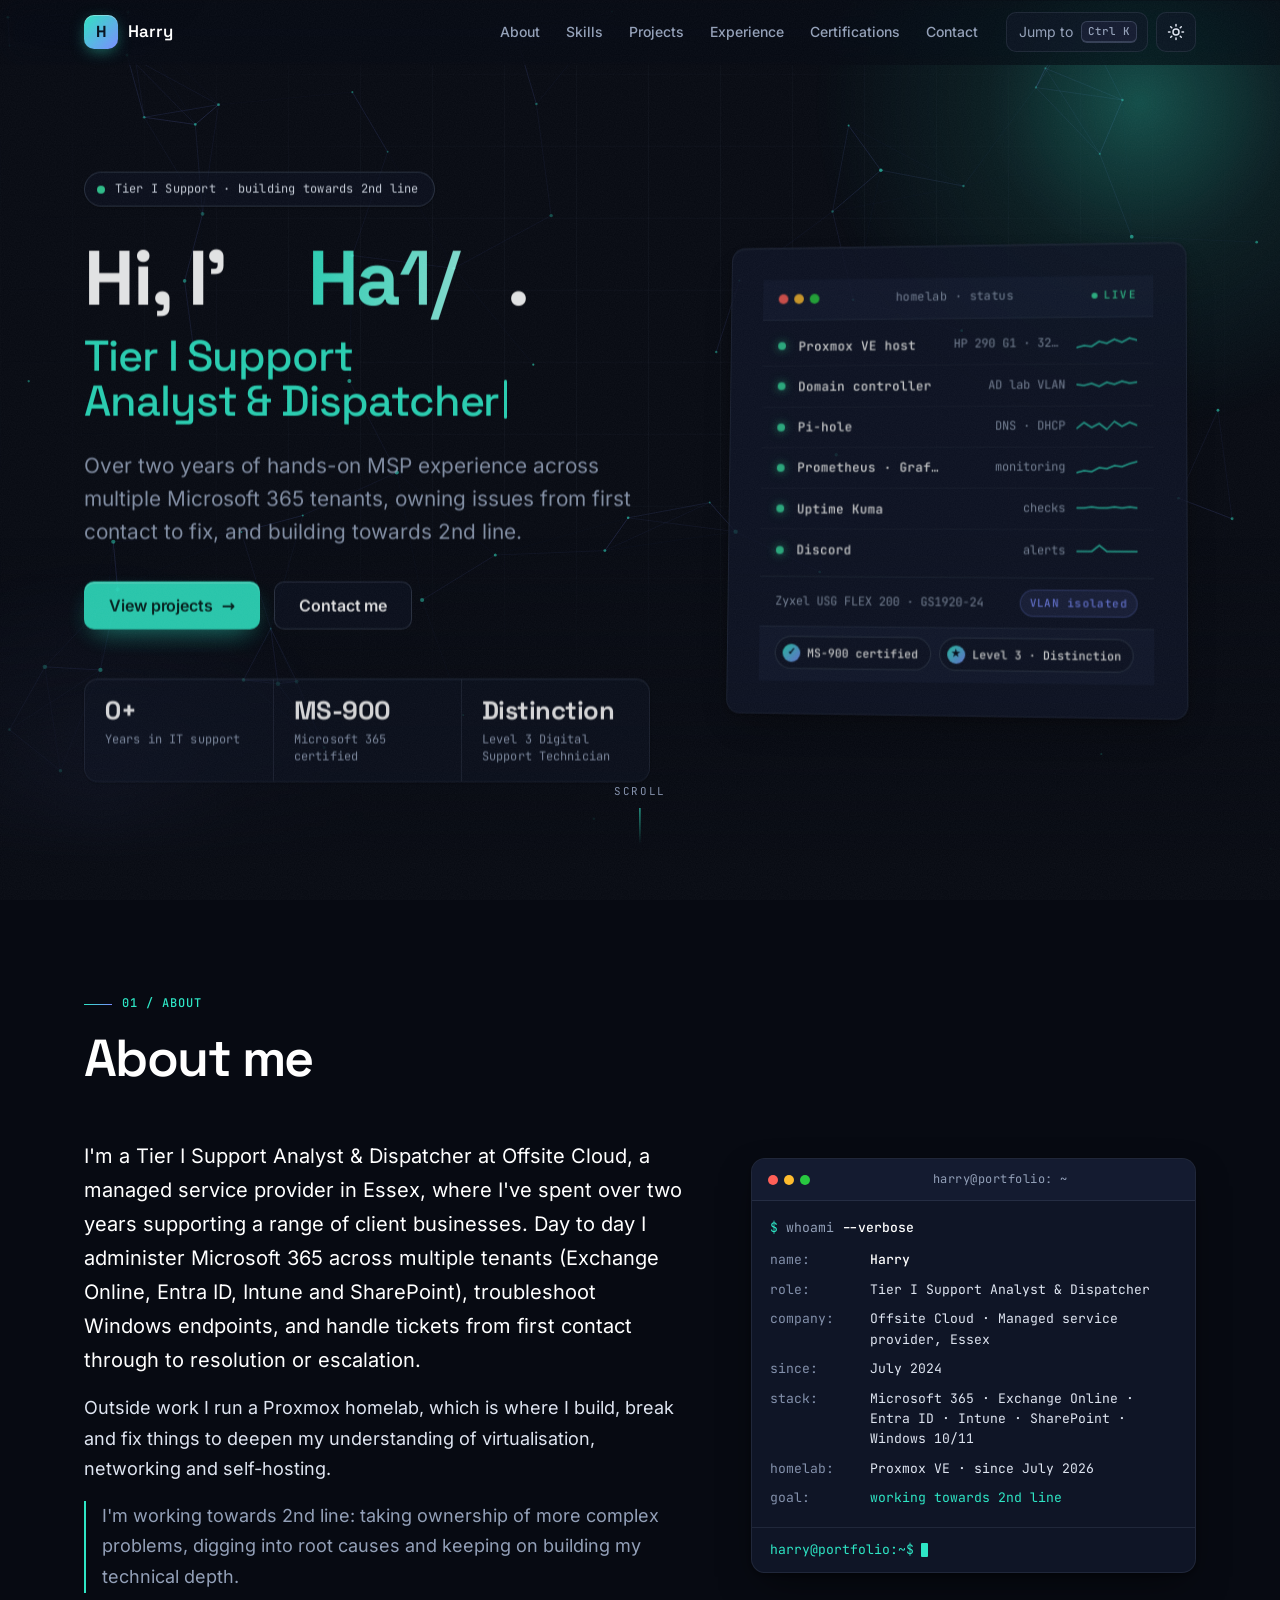
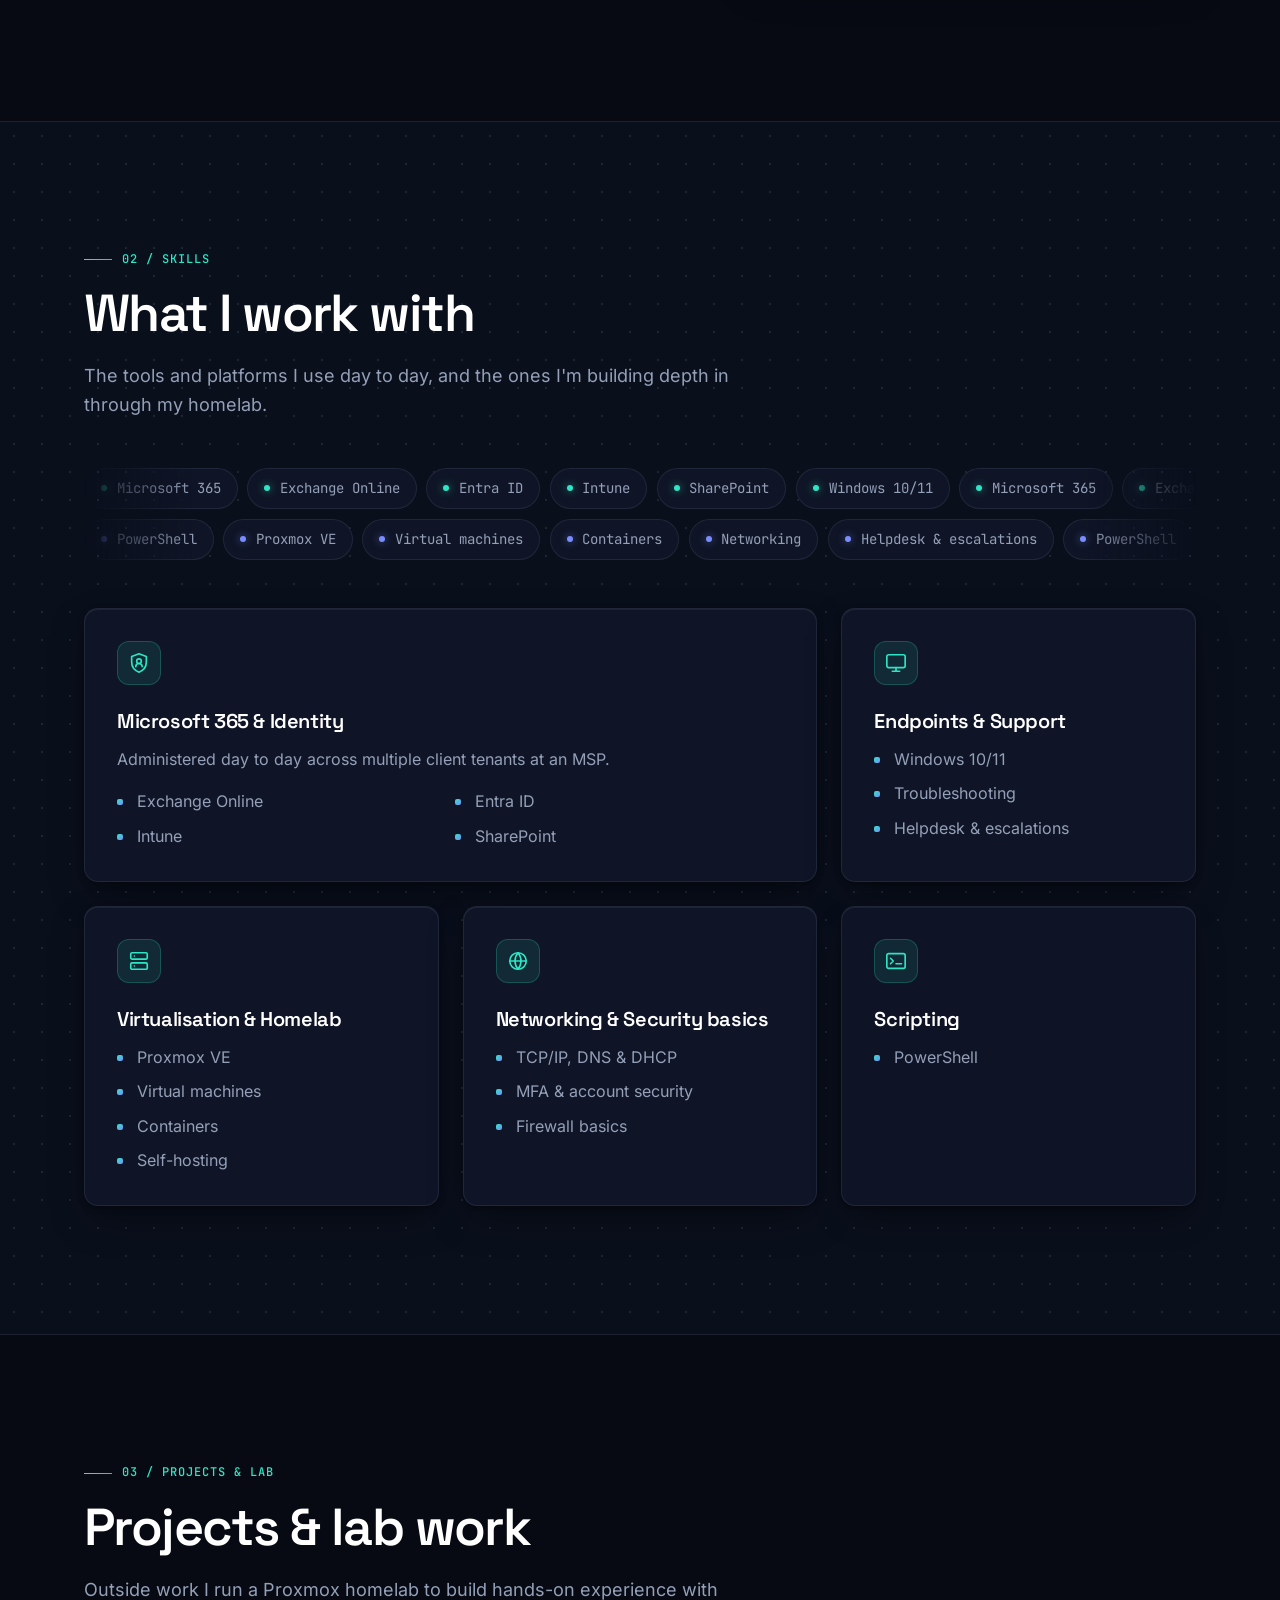
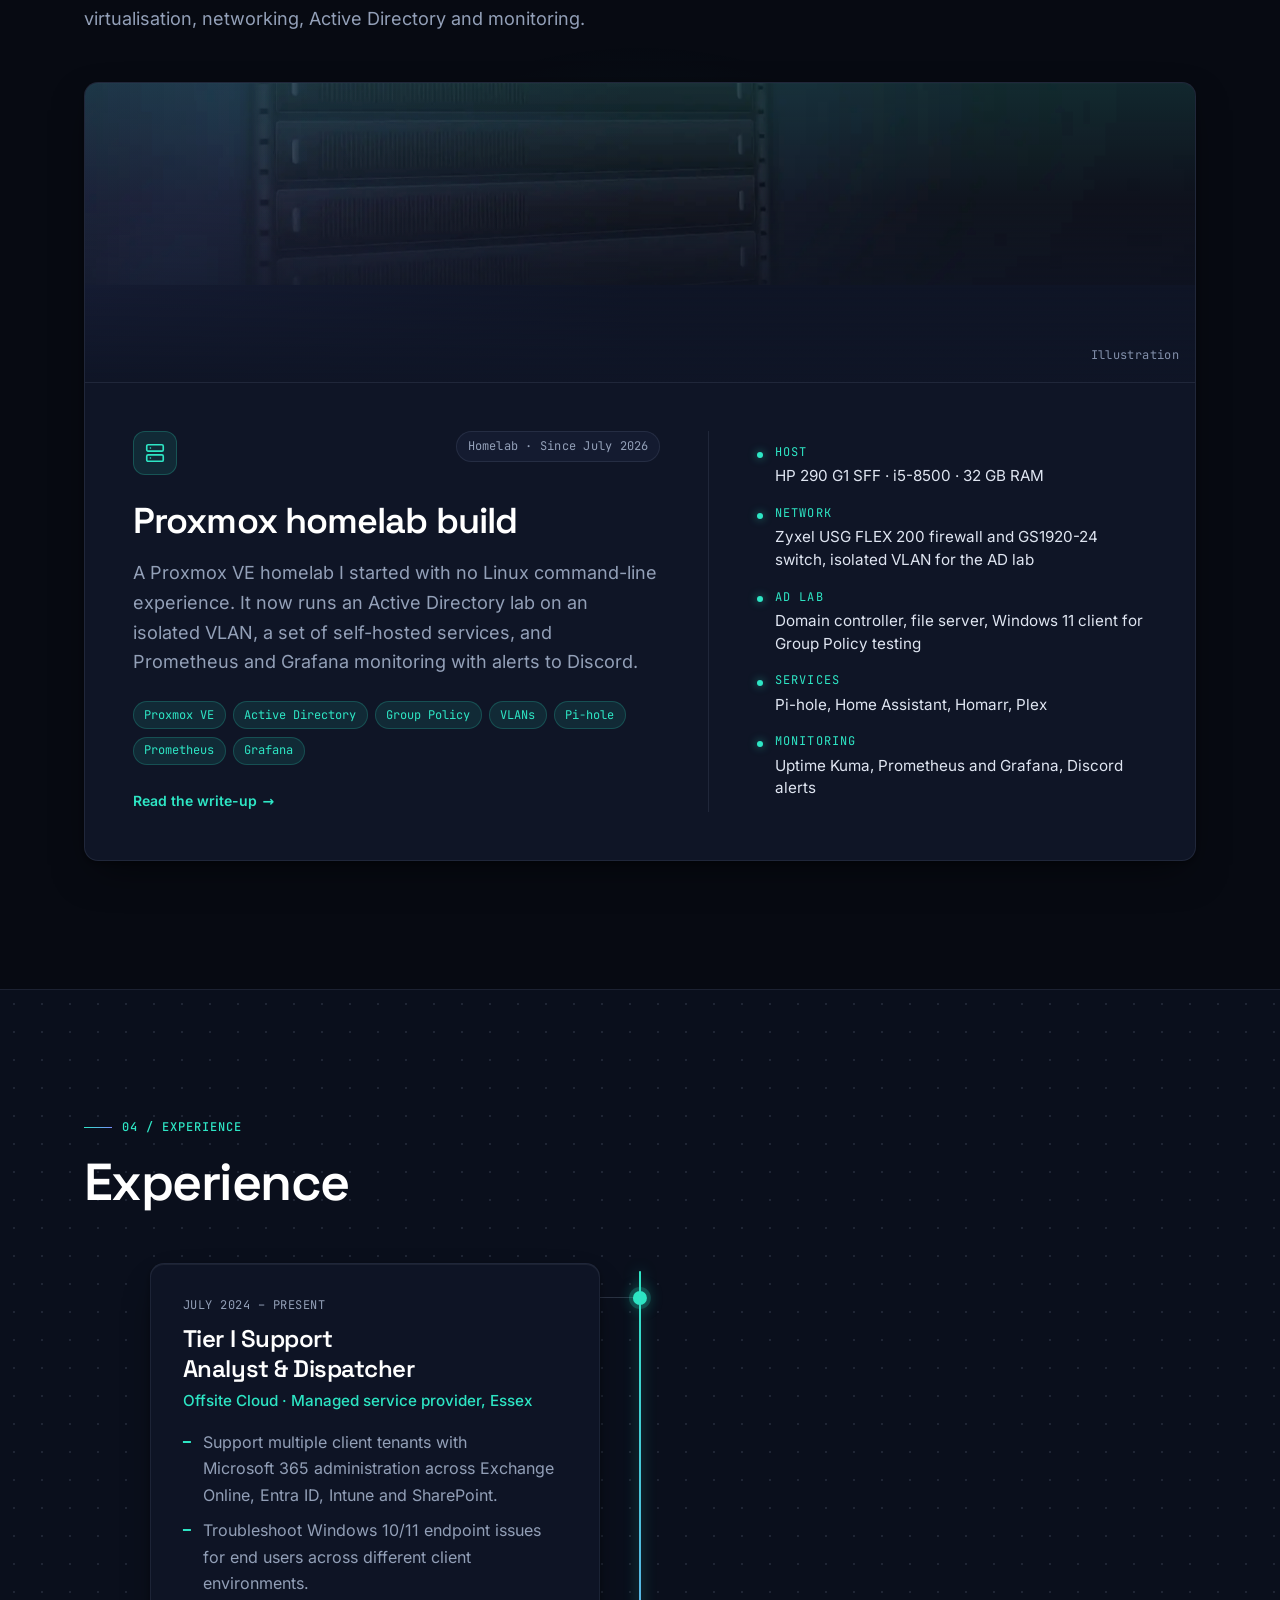
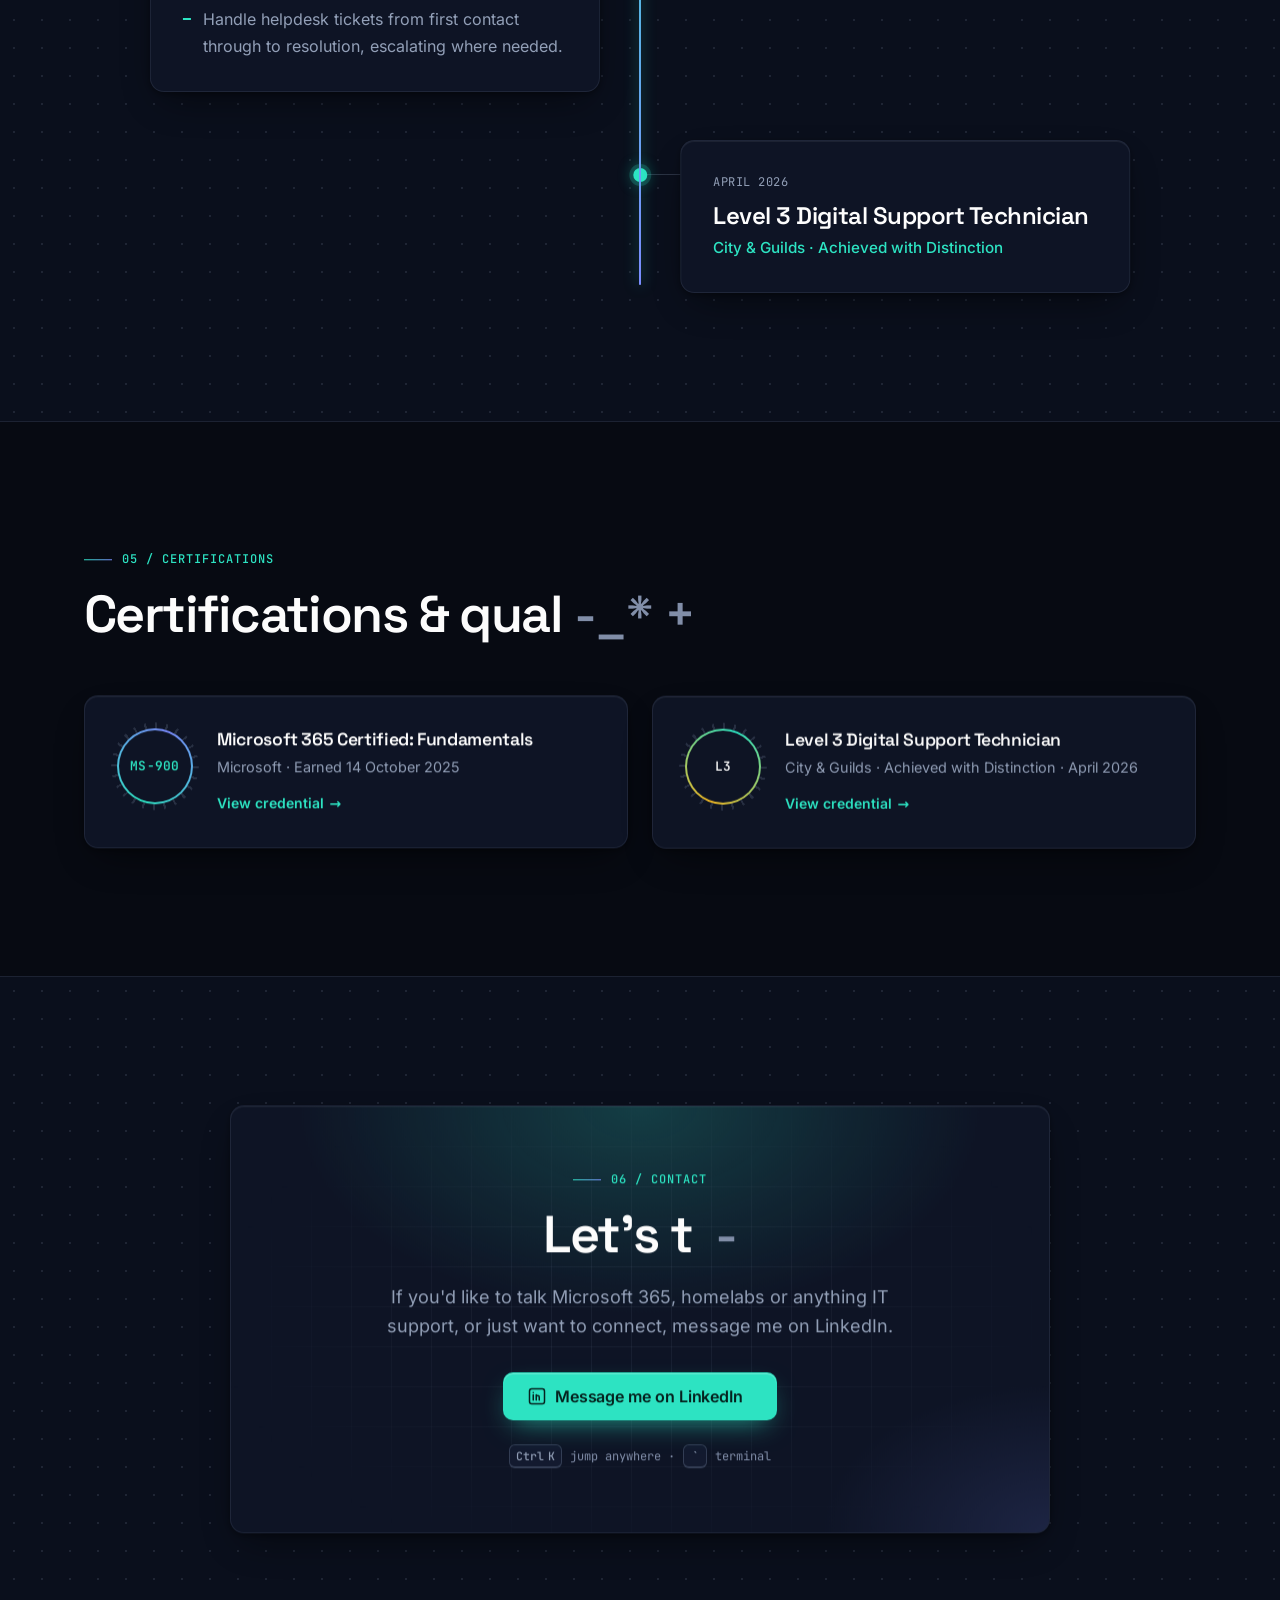
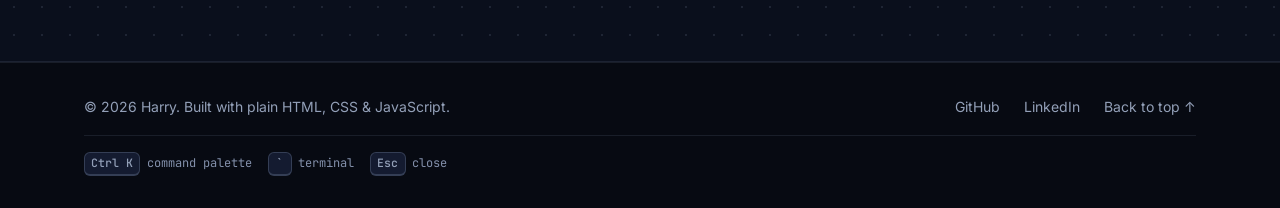
<file: index.html>
<!DOCTYPE html>
<html lang="en-GB" data-theme="dark">
<head>
  <meta charset="UTF-8">
  <meta name="viewport" content="width=device-width, initial-scale=1">

  <!-- =========================================================
       SEO & SOCIAL META
       The site lives at the root of harrylyle07.github.io.
       EDIT: if you move to a custom domain, replace every
       "https://harrylyle07.github.io/" below with it.
       ========================================================= -->
  <title>Harry | Tier I Support Analyst &amp; Dispatcher</title>
  <meta name="description" content="Harry – Tier I Support Analyst &amp; Dispatcher at Offsite Cloud, an Essex MSP, with over two years' hands-on experience in multi-tenant Microsoft 365, Intune, Entra ID and Windows support. Working towards 2nd line.">
  <meta name="author" content="Harry">
  <meta name="theme-color" content="#070a12" media="(prefers-color-scheme: dark)">
  <meta name="theme-color" content="#f6f8fc" media="(prefers-color-scheme: light)">
  <meta name="color-scheme" content="dark light">
  <link rel="canonical" href="https://harrylyle07.github.io/">

  <!-- Open Graph (LinkedIn, Facebook, Slack, Teams, etc.) -->
  <meta property="og:type" content="website">
  <meta property="og:site_name" content="Harry – Tier I Support Analyst &amp; Dispatcher">
  <meta property="og:title" content="Harry | Tier I Support Analyst &amp; Dispatcher">
  <meta property="og:description" content="Over two years' MSP experience across multiple Microsoft 365 tenants, Windows endpoints and a Proxmox homelab. Working towards 2nd line.">
  <meta property="og:url" content="https://harrylyle07.github.io/">
  <meta property="og:image" content="https://harrylyle07.github.io/assets/og-image.png">
  <meta property="og:image:secure_url" content="https://harrylyle07.github.io/assets/og-image.png">
  <meta property="og:image:type" content="image/png">
  <meta property="og:image:width" content="1200">
  <meta property="og:image:height" content="630">
  <meta property="og:image:alt" content="Harry – Tier I Support Analyst &amp; Dispatcher portfolio">
  <meta property="og:locale" content="en_GB">

  <!-- Twitter / X -->
  <meta name="twitter:card" content="summary_large_image">
  <meta name="twitter:title" content="Harry | Tier I Support Analyst &amp; Dispatcher">
  <meta name="twitter:description" content="Over two years' MSP experience across multiple Microsoft 365 tenants, Windows endpoints and a Proxmox homelab. Working towards 2nd line.">
  <meta name="twitter:image" content="https://harrylyle07.github.io/assets/og-image.png">
  <meta name="twitter:image:alt" content="Harry – Tier I Support Analyst &amp; Dispatcher portfolio">

  <!-- Favicons & app icons -->
  <link rel="icon" href="/favicon.ico" sizes="32x32">
  <link rel="icon" href="assets/favicon.svg" type="image/svg+xml">
  <link rel="icon" href="assets/favicon-32.png" sizes="32x32" type="image/png">
  <link rel="icon" href="assets/favicon-16.png" sizes="16x16" type="image/png">
  <link rel="apple-touch-icon" href="assets/apple-touch-icon.png">
  <link rel="manifest" href="assets/site.webmanifest">

  <!-- Fonts are self-hosted (assets/fonts). Preload the two that paint first. -->
  <link rel="preload" href="assets/fonts/space-grotesk-latin-var.woff2" as="font" type="font/woff2" crossorigin>
  <link rel="preload" href="assets/fonts/inter-latin-var.woff2" as="font" type="font/woff2" crossorigin>

  <!-- Before paint: mark JS available, restore the saved theme, and skip the
       boot loader if it has already run this session. The safety timer makes
       sure content is never left hidden if a script fails to load. -->
  <script>
    (function () {
      var d = document.documentElement;
      d.classList.add('js');
      try {
        var t = localStorage.getItem('theme');
        if (t === 'light' || t === 'dark') d.setAttribute('data-theme', t);
        if (sessionStorage.getItem('booted')) d.classList.add('booted');
      } catch (e) {}
      window.__revealSafety = setTimeout(function () { d.classList.add('reveal-all'); }, 3500);
    })();
  </script>
  <style>.reveal-all [data-reveal],.reveal-all [data-hero-in]{opacity:1!important;translate:none!important}</style>

  <link rel="stylesheet" href="css/styles.css?v=3">
  <link rel="stylesheet" href="css/print.css?v=3" media="print">
  <script src="js/vendor/gsap.min.js" defer></script>
  <script src="js/vendor/ScrollTrigger.min.js" defer></script>
  <script src="js/main.js?v=3" defer></script>

  <!-- Structured data for search engines -->
  <script type="application/ld+json">
  {
    "@context": "https://schema.org",
    "@type": "Person",
    "name": "Harry",
    "jobTitle": "Tier I Support Analyst & Dispatcher",
    "worksFor": { "@type": "Organization", "name": "Offsite Cloud" },
    "url": "https://harrylyle07.github.io/",
    "image": "https://harrylyle07.github.io/assets/og-image.png",
    "sameAs": [
      "https://www.linkedin.com/in/harry-lyle-868854328/",
      "https://github.com/harrylyle07"
    ],
    "knowsAbout": ["Microsoft 365", "Exchange Online", "Entra ID", "Intune", "SharePoint", "Windows 10/11", "PowerShell", "Proxmox VE", "Active Directory", "Group Policy", "VLANs"],
    "hasCredential": [
      {
        "@type": "EducationalOccupationalCredential",
        "name": "Microsoft 365 Certified: Fundamentals (MS-900)",
        "credentialCategory": "certification",
        "recognizedBy": { "@type": "Organization", "name": "Microsoft" },
        "url": "https://learn.microsoft.com/api/credentials/share/en-us/HarryLyle07/47EF6E8900F0A8FF?sharingId=82D4ED4172030532"
      },
      {
        "@type": "EducationalOccupationalCredential",
        "name": "Level 3 Digital Support Technician",
        "credentialCategory": "qualification",
        "recognizedBy": { "@type": "Organization", "name": "City & Guilds" },
        "url": "https://digitalcredentials.cityandguilds.com/b5383aba-2abe-4e74-896e-ac8e33bf4072#acc.02UgBwmb"
      }
    ]
  }
  </script>
</head>
<body>
  <a class="skip-link" href="#main">Skip to content</a>

  <!-- =========================================================
       BOOT LOADER (terminal-style intro, first visit per session only,
       skippable; removed entirely for returning visitors and no-JS)
       ========================================================= -->
  <div class="boot" id="boot" role="status" aria-live="polite" aria-label="Loading">
    <div class="boot-window">
      <div class="boot-bar" aria-hidden="true">
        <span class="win-dots"><i></i><i></i><i></i></span>
        <span class="boot-title">harry@portfolio: ~ — boot</span>
      </div>
      <ol class="boot-lines" aria-hidden="true">
        <li class="boot-line"><span class="b-status">[ .. ]</span><span>Initialising portfolio</span></li>
        <li class="boot-line"><span class="b-status">[ .. ]</span><span>Loading modules: m365, intune, entra, proxmox</span></li>
        <li class="boot-line"><span class="b-status">[ .. ]</span><span>Mounting homelab</span></li>
        <li class="boot-line"><span class="b-status">[ .. ]</span><span>Ready</span></li>
        <li class="boot-line boot-prompt"><span class="b-ps">harry@portfolio:~$</span><span class="boot-cursor"></span></li>
      </ol>
      <div class="boot-foot">
        <span class="boot-progress" aria-hidden="true"><i></i></span>
        <button class="boot-skip" type="button">Skip <span aria-hidden="true">(Esc)</span></button>
      </div>
    </div>
  </div>

  <div class="scroll-progress" aria-hidden="true"></div>

  <!-- =========================================================
       HEADER / NAVIGATION
       ========================================================= -->
  <header class="site-header" id="top">
    <div class="container header-inner">
      <a class="brand" href="#hero">
        <span class="brand-mark" aria-hidden="true"></span>
        <span class="brand-name">Harry<span class="visually-hidden"> – back to top</span></span>
      </a>

      <nav class="site-nav" aria-label="Main">
        <ul class="nav-menu" id="nav-menu">
          <li><a href="#about">About</a></li>
          <li><a href="#skills">Skills</a></li>
          <li><a href="#projects">Projects</a></li>
          <li><a href="#experience">Experience</a></li>
          <li><a href="#certifications">Certifications</a></li>
          <li><a href="#contact">Contact</a></li>
        </ul>
      </nav>

      <div class="header-actions">
        <button class="icon-btn palette-btn" type="button" data-palette-open data-key="Ctrl K" aria-keyshortcuts="Control+K Meta+K">
          <span class="palette-btn-label">Jump to</span><span class="visually-hidden"> any section or link (command palette)</span>
        </button>
        <button class="theme-toggle" type="button" aria-label="Switch to light mode">
          <svg class="icon-sun" viewBox="0 0 24 24" aria-hidden="true"><circle cx="12" cy="12" r="4"/><path d="M12 2v2M12 20v2M4.93 4.93l1.41 1.41M17.66 17.66l1.41 1.41M2 12h2M20 12h2M6.34 17.66l-1.41 1.41M19.07 4.93l-1.41 1.41"/></svg>
          <svg class="icon-moon" viewBox="0 0 24 24" aria-hidden="true"><path d="M21 12.79A9 9 0 1 1 11.21 3 7 7 0 0 0 21 12.79z"/></svg>
        </button>
        <button class="nav-toggle" type="button" aria-expanded="false" aria-controls="nav-menu">
          <span class="visually-hidden">Menu</span>
          <span class="nav-toggle-bar" aria-hidden="true"></span>
        </button>
      </div>
    </div>
  </header>

  <main id="main">

    <!-- =========================================================
         1. HERO
         ========================================================= -->
    <section class="hero" id="hero" aria-labelledby="hero-title">
      <div class="hero-bg" aria-hidden="true">
        <div class="hero-grid" data-parallax="0.15"></div>
        <!-- Animated network background, drawn by js/network.js (static frame on touch devices) -->
        <canvas class="hero-network"></canvas>
        <div class="hero-glow hero-glow-1" data-parallax="0.3"></div>
        <div class="hero-glow hero-glow-2" data-parallax="0.2"></div>
      </div>

      <div class="container hero-inner">
        <div class="hero-copy">
          <p class="hero-status" data-hero-in>
            <span class="status-dot" aria-hidden="true"></span>
            Tier I Support &middot; building towards 2nd line
          </p>
          <!-- Typing effect: edit the phrases in data-phrases (and the matching
               sizer spans, which reserve space so the layout doesn't jump).
               The first phrase is what shows without JavaScript / with reduced motion. -->
          <h1 class="hero-title" id="hero-title" data-hero-in>
            <span class="hero-hello"><span data-scramble>Hi, I'm</span> <span class="hero-name gradient-text" data-scramble>Harry</span>.</span>
            <span class="typed-wrap">
              <span class="visually-hidden">Tier I Support Analyst &amp; Dispatcher</span>
              <span class="typed-sizer" aria-hidden="true">
                <span>Tier I Support Analyst &amp; Dispatcher</span>
                <span>Microsoft 365 Administrator</span>
                <span>Homelab Enthusiast</span>
              </span>
              <span class="typed-line" aria-hidden="true"><span class="typed" data-phrases='["Tier I Support Analyst &amp; Dispatcher", "Microsoft 365 Administrator", "Homelab Enthusiast"]'>Tier I Support Analyst &amp; Dispatcher</span><span class="typed-caret"></span></span>
            </span>
          </h1>
          <p class="hero-pitch" data-hero-in>
            Over two years of hands-on MSP experience across multiple Microsoft&nbsp;365 tenants,
            owning issues from first contact to fix, and building towards 2nd line.
          </p>
          <div class="hero-actions" data-hero-in>
            <a class="btn btn-primary" href="#projects" data-magnetic>View projects <span class="arrow" aria-hidden="true">&rarr;</span></a>
            <a class="btn btn-ghost" href="#contact" data-magnetic>Contact me</a>
          </div>
          <!-- Stats row. Numbers inside data-count="…" count up on scroll. Only use real numbers. -->
          <ul class="hero-stats" aria-label="At a glance" data-hero-in>
            <li class="stat">
              <span class="stat-value"><span data-count="2">2</span>+</span>
              <span class="stat-label">Years in IT support</span>
            </li>
            <li class="stat">
              <span class="stat-value">MS-900</span>
              <span class="stat-label">Microsoft 365 certified</span>
            </li>
            <li class="stat">
              <span class="stat-value">Distinction</span>
              <span class="stat-label">Level 3 Digital Support Technician</span>
            </li>
          </ul>
        </div>

        <!-- Lab status console: a decorative dashboard built from the homelab facts
             (service names and hardware only; no made-up numbers). Hidden from
             screen readers; the same facts are in the Projects section. -->
        <div class="hero-visual" aria-hidden="true" data-hero-in>
          <div class="console card" data-tilt data-tilt-max="4">
            <div class="console-bar">
              <span class="win-dots"><i></i><i></i><i></i></span>
              <span class="console-title">homelab · status</span>
              <span class="console-live"><i></i>live</span>
            </div>
            <ul class="console-rows">
              <li class="console-row">
                <span class="c-dot"></span>
                <span class="c-name">Proxmox VE host</span>
                <span class="c-meta">HP 290 G1 · 32 GB</span>
                <svg class="c-spark" viewBox="0 0 80 20" preserveAspectRatio="none"><polyline points="0,14 10,12 20,13 30,8 40,10 50,6 60,9 70,5 80,7"/></svg>
              </li>
              <li class="console-row">
                <span class="c-dot c-dot-2"></span>
                <span class="c-name">Domain controller</span>
                <span class="c-meta">AD lab VLAN</span>
                <svg class="c-spark" viewBox="0 0 80 20" preserveAspectRatio="none"><polyline points="0,10 10,11 20,9 30,12 40,8 50,10 60,7 70,9 80,8"/></svg>
              </li>
              <li class="console-row">
                <span class="c-dot"></span>
                <span class="c-name">Pi-hole</span>
                <span class="c-meta">DNS · DHCP</span>
                <svg class="c-spark" viewBox="0 0 80 20" preserveAspectRatio="none"><polyline points="0,12 10,6 20,11 30,7 40,13 50,5 60,10 70,6 80,9"/></svg>
              </li>
              <li class="console-row">
                <span class="c-dot"></span>
                <span class="c-name">Prometheus · Grafana</span>
                <span class="c-meta">monitoring</span>
                <svg class="c-spark" viewBox="0 0 80 20" preserveAspectRatio="none"><polyline points="0,15 10,13 20,14 30,10 40,11 50,8 60,9 70,6 80,4"/></svg>
              </li>
              <li class="console-row">
                <span class="c-dot"></span>
                <span class="c-name">Uptime Kuma</span>
                <span class="c-meta">checks</span>
                <svg class="c-spark" viewBox="0 0 80 20" preserveAspectRatio="none"><polyline points="0,9 10,9 20,8 30,9 40,9 50,8 60,9 70,8 80,9"/></svg>
              </li>
              <li class="console-row">
                <span class="c-dot c-dot-2"></span>
                <span class="c-name">Discord</span>
                <span class="c-meta">alerts</span>
                <svg class="c-spark" viewBox="0 0 80 20" preserveAspectRatio="none"><polyline points="0,10 10,10 20,10 30,4 40,10 50,10 60,10 70,10 80,10"/></svg>
              </li>
            </ul>
            <div class="console-foot">
              <span class="console-foot-text">Zyxel USG FLEX 200 · GS1920-24</span>
              <span class="c-tag">VLAN isolated</span>
            </div>
            <div class="console-badges">
              <span class="c-badge"><span class="chip-icon">&#10003;</span>MS-900 certified</span>
              <span class="c-badge"><span class="chip-icon">&#9733;</span>Level 3 · Distinction</span>
            </div>
          </div>
        </div>
      </div>

      <div class="hero-scroll" aria-hidden="true"><span>scroll</span><i></i></div>
    </section>

    <!-- =========================================================
         2. ABOUT
         ========================================================= -->
    <section class="section" id="about" aria-labelledby="about-title">
      <div class="container">
        <header class="section-head" data-reveal>
          <p class="eyebrow">01 / About</p>
          <h2 class="section-title" id="about-title" data-decode>About me</h2>
        </header>

        <div class="about-grid">
          <div class="about-text" data-reveal>
            <p>
              I'm a Tier I Support Analyst &amp; Dispatcher at Offsite Cloud, a managed service provider in Essex, where I've spent
              over two years supporting a range of client businesses. Day to day I administer
              Microsoft&nbsp;365 across multiple tenants (Exchange Online, Entra&nbsp;ID, Intune and
              SharePoint), troubleshoot Windows endpoints, and handle tickets from first contact
              through to resolution or escalation.
            </p>
            <p>
              Outside work I run a Proxmox homelab, which is where I build, break and fix things
              to deepen my understanding of virtualisation, networking and self-hosting.
            </p>
            <p>
              I'm working towards 2nd line: taking ownership of more complex problems, digging into
              root causes and keeping on building my technical depth.
            </p>
          </div>

          <!-- Profile card: a terminal-styled summary of the facts in the paragraphs above. -->
          <aside class="card profile-card" data-tilt data-tilt-max="3" data-reveal aria-label="Profile summary">
            <div class="console-bar" aria-hidden="true">
              <span class="win-dots"><i></i><i></i><i></i></span>
              <span class="console-title">harry@portfolio: ~</span>
            </div>
            <div class="profile-body">
              <p class="profile-cmd" aria-hidden="true"><span class="ps">$</span>whoami <strong>--verbose</strong></p>
              <dl class="profile-rows">
                <div><dt>name</dt><dd><strong>Harry</strong></dd></div>
                <div><dt>role</dt><dd>Tier I Support Analyst &amp; Dispatcher</dd></div>
                <div><dt>company</dt><dd>Offsite Cloud · Managed service provider, Essex</dd></div>
                <div><dt>since</dt><dd>July 2024</dd></div>
                <div><dt>stack</dt><dd>Microsoft 365 · Exchange Online · Entra ID · Intune · SharePoint · Windows 10/11</dd></div>
                <div><dt>homelab</dt><dd>Proxmox VE · since July 2026</dd></div>
                <div><dt>goal</dt><dd class="v-accent">working towards 2nd line</dd></div>
              </dl>
            </div>
            <p class="profile-foot" aria-hidden="true"><span class="ps">harry@portfolio:~$</span><span class="log-cursor"></span></p>
          </aside>
        </div>
      </div>
    </section>

    <!-- =========================================================
         3. SKILLS
         Two marquee rows (scrolling opposite ways, paused on hover),
         then one card per skill group. Add/remove <li> items freely.
         ========================================================= -->
    <section class="section section-alt" id="skills" aria-labelledby="skills-title">
      <div class="container">
        <header class="section-head" data-reveal>
          <p class="eyebrow">02 / Skills</p>
          <h2 class="section-title" id="skills-title" data-decode>What I work with</h2>
          <p class="section-intro">The tools and platforms I use day to day, and the ones I'm building depth in through my homelab.</p>
        </header>

        <div class="marquee-group" aria-label="Technologies I work with" data-reveal>
          <div class="marquee">
            <div class="marquee-track">
              <ul class="marquee-list">
                <li>Microsoft 365</li>
                <li>Exchange Online</li>
                <li>Entra ID</li>
                <li>Intune</li>
                <li>SharePoint</li>
                <li>Windows 10/11</li>
              </ul>
            </div>
          </div>
          <div class="marquee marquee-reverse">
            <div class="marquee-track">
              <ul class="marquee-list">
                <li>PowerShell</li>
                <li>Proxmox VE</li>
                <li>Virtual machines</li>
                <li>Containers</li>
                <li>Networking</li>
                <li>Helpdesk &amp; escalations</li>
              </ul>
            </div>
          </div>
        </div>

        <div class="card-grid skills-grid">
          <!-- Skill group: Microsoft 365 & Identity (wide card) -->
          <article class="card skill-card skill-card-wide" data-tilt data-reveal>
            <div class="card-icon" aria-hidden="true">
              <svg viewBox="0 0 24 24"><path d="M12 2 4 5v6c0 5 3.4 9.3 8 11 4.6-1.7 8-6 8-11V5l-8-3z"/><circle cx="12" cy="10" r="2.5"/><path d="M8.5 16a3.5 3.5 0 0 1 7 0"/></svg>
            </div>
            <h3>Microsoft 365 &amp; Identity</h3>
            <p class="skill-blurb">Administered day to day across multiple client tenants at an MSP.</p>
            <ul class="skill-list skill-list-cols">
              <li>Exchange Online</li>
              <li>Entra ID</li>
              <li>Intune</li>
              <li>SharePoint</li>
            </ul>
          </article>

          <!-- Skill group: Endpoints & Support -->
          <article class="card skill-card" data-tilt data-reveal>
            <div class="card-icon" aria-hidden="true">
              <svg viewBox="0 0 24 24"><rect x="2" y="3" width="20" height="14" rx="2"/><path d="M8 21h8M12 17v4"/></svg>
            </div>
            <h3>Endpoints &amp; Support</h3>
            <ul class="skill-list">
              <li>Windows 10/11</li>
              <li>Troubleshooting</li>
              <li>Helpdesk &amp; escalations</li>
            </ul>
          </article>

          <!-- Skill group: Virtualisation & Homelab -->
          <article class="card skill-card" data-tilt data-reveal>
            <div class="card-icon" aria-hidden="true">
              <svg viewBox="0 0 24 24"><rect x="3" y="3" width="18" height="7" rx="1.5"/><rect x="3" y="14" width="18" height="7" rx="1.5"/><path d="M7 6.5h.01M7 17.5h.01"/></svg>
            </div>
            <h3>Virtualisation &amp; Homelab</h3>
            <ul class="skill-list">
              <li>Proxmox VE</li>
              <li>Virtual machines</li>
              <li>Containers</li>
              <li>Self-hosting</li>
            </ul>
          </article>

          <!-- Skill group: Networking & Security basics
               EDIT: these items are suggestions; keep only what you're confident discussing in an interview -->
          <article class="card skill-card" data-tilt data-reveal>
            <div class="card-icon" aria-hidden="true">
              <svg viewBox="0 0 24 24"><circle cx="12" cy="12" r="9"/><path d="M3 12h18M12 3a14 14 0 0 1 0 18M12 3a14 14 0 0 0 0 18"/></svg>
            </div>
            <h3>Networking &amp; Security basics</h3>
            <ul class="skill-list">
              <li>TCP/IP, DNS &amp; DHCP</li>
              <li>MFA &amp; account security</li>
              <li>Firewall basics</li>
            </ul>
          </article>

          <!-- Skill group: Scripting
               EDIT: add the specific modules/tasks you've used PowerShell for -->
          <article class="card skill-card" data-tilt data-reveal>
            <div class="card-icon" aria-hidden="true">
              <svg viewBox="0 0 24 24"><rect x="2" y="4" width="20" height="16" rx="2"/><path d="m6 9 3 3-3 3M12 15h6"/></svg>
            </div>
            <h3>Scripting</h3>
            <ul class="skill-list">
              <li>PowerShell</li>
            </ul>
          </article>
        </div>
      </div>
    </section>

    <!-- =========================================================
         4. PROJECTS / LAB
         Each project card links to a write-up in /projects/.
         To add one: copy projects/_template.html, then copy a card below.
         ========================================================= -->
    <section class="section section-glow" id="projects" aria-labelledby="projects-title">
      <div class="container">
        <header class="section-head" data-reveal>
          <p class="eyebrow">03 / Projects &amp; Lab</p>
          <h2 class="section-title" id="projects-title" data-decode>Projects &amp; lab work</h2>
          <p class="section-intro">Outside work I run a Proxmox homelab to build hands-on experience with virtualisation, networking, Active Directory and monitoring.</p>
        </header>

        <!-- Featured project: one wide card.
             To show several projects instead, see "Adding a new project" in README.md. -->
        <article class="card project-card project-featured" data-tilt data-tilt-max="1.5" data-reveal>
          <figure class="featured-cover" aria-hidden="true">
            <img src="assets/photos/rack-dark.webp" srcset="assets/photos/rack-dark-800.webp 800w, assets/photos/rack-dark.webp 1600w" sizes="(max-width: 1160px) 100vw, 1160px" alt="" width="1600" height="900" loading="lazy" decoding="async" data-parallax="0.12">
            <span class="photo-credit">Illustration</span>
          </figure>
          <div class="featured-main">
            <div class="project-top">
              <div class="card-icon" aria-hidden="true">
                <svg viewBox="0 0 24 24"><rect x="3" y="3" width="18" height="7" rx="1.5"/><rect x="3" y="14" width="18" height="7" rx="1.5"/><path d="M7 6.5h.01M7 17.5h.01"/></svg>
              </div>
              <span class="project-kind">Homelab · Since July 2026</span>
            </div>
            <h3><a class="card-link" href="projects/proxmox-homelab.html">Proxmox homelab build</a></h3>
            <p>A Proxmox VE homelab I started with no Linux command-line experience. It now runs an Active Directory lab on an isolated VLAN, a set of self-hosted services, and Prometheus and Grafana monitoring with alerts to Discord.</p>
            <ul class="tags" aria-label="Technologies">
              <li>Proxmox VE</li><li>Active Directory</li><li>Group Policy</li><li>VLANs</li><li>Pi-hole</li><li>Prometheus</li><li>Grafana</li>
            </ul>
            <span class="read-more" aria-hidden="true">Read the write-up <span class="arrow">&rarr;</span></span>
          </div>

          <!-- At-a-glance specs (keep in sync with projects/proxmox-homelab.html) -->
          <dl class="featured-specs">
            <div><dt>Host</dt><dd><span class="nowrap">HP 290 G1 SFF</span> · <span class="nowrap">i5-8500</span> · <span class="nowrap">32 GB RAM</span></dd></div>
            <div><dt>Network</dt><dd>Zyxel <span class="nowrap">USG FLEX 200</span> firewall and <span class="nowrap">GS1920-24</span> switch, isolated VLAN for the AD lab</dd></div>
            <div><dt>AD lab</dt><dd>Domain controller, file server, Windows 11 client for Group Policy testing</dd></div>
            <div><dt>Services</dt><dd>Pi-hole, Home Assistant, Homarr, Plex</dd></div>
            <div><dt>Monitoring</dt><dd>Uptime Kuma, Prometheus and Grafana, Discord alerts</dd></div>
          </dl>
        </article>
      </div>
    </section>

    <!-- =========================================================
         5. EXPERIENCE (timeline, newest first)
         ========================================================= -->
    <section class="section section-alt" id="experience" aria-labelledby="experience-title">
      <div class="container">
        <header class="section-head" data-reveal>
          <p class="eyebrow">04 / Experience</p>
          <h2 class="section-title" id="experience-title" data-decode>Experience</h2>
        </header>

        <!-- The line "draws" itself as you scroll (js/main.js sets --draw on the list) -->
        <ol class="timeline">

          <!-- Timeline entry: current role -->
          <li class="timeline-item" data-reveal data-reveal-from="left">
            <span class="timeline-dot" aria-hidden="true"></span>
            <div class="card timeline-card" data-tilt data-tilt-max="2">
              <p class="timeline-date">July 2024 – Present</p>
              <h3>Tier I Support Analyst &amp; Dispatcher</h3>
              <p class="timeline-org">Offsite Cloud · Managed service provider, Essex</p>
              <ul class="timeline-points">
                <li>Support multiple client tenants with Microsoft&nbsp;365 administration across Exchange Online, Entra&nbsp;ID, Intune and SharePoint.</li>
                <li>Troubleshoot Windows 10/11 endpoint issues for end users across different client environments.</li>
                <li>Handle helpdesk tickets from first contact through to resolution, escalating where needed.</li>
                <!-- EDIT: add 1–2 bullets with concrete examples of ownership, e.g. a process you improved or a recurring issue you fixed -->
              </ul>
            </div>
          </li>

          <!-- Timeline entry: Level 3 qualification -->
          <li class="timeline-item" data-reveal data-reveal-from="right">
            <span class="timeline-dot" aria-hidden="true"></span>
            <div class="card timeline-card" data-tilt data-tilt-max="2">
              <p class="timeline-date"><time datetime="2026-04">April 2026</time></p>
              <h3>Level 3 Digital Support Technician</h3>
              <p class="timeline-org">City &amp; Guilds · Achieved with Distinction</p>
            </div>
          </li>
        </ol>
      </div>
    </section>

    <!-- =========================================================
         6. CERTIFICATIONS & QUALIFICATIONS
         To use a real badge image later, replace the
         <div class="cert-badge">…</div> with an <img> (include alt text).
         data-print-url is what prints under each card (see css/print.css).
         ========================================================= -->
    <section class="section" id="certifications" aria-labelledby="certs-title">
      <div class="container">
        <header class="section-head" data-reveal>
          <p class="eyebrow">05 / Certifications</p>
          <h2 class="section-title" id="certs-title" data-decode>Certifications &amp; qualifications</h2>
        </header>

        <div class="card-grid certs-grid">
          <!-- Cert: MS-900. The whole card links to the Microsoft Learn credential. -->
          <article class="card cert-card cert-card-linked" data-tilt data-tilt-max="3" data-reveal>
            <span class="shine" aria-hidden="true"></span>
            <div class="cert-badge" aria-hidden="true"><span>MS-900</span></div>
            <div class="cert-body" data-print-url="learn.microsoft.com/api/credentials/share/en-us/HarryLyle07/47EF6E8900F0A8FF">
              <h3><a class="card-link" href="https://learn.microsoft.com/api/credentials/share/en-us/HarryLyle07/47EF6E8900F0A8FF?sharingId=82D4ED4172030532" target="_blank" rel="noopener noreferrer">Microsoft 365 Certified: Fundamentals<span class="visually-hidden"> (view credential on Microsoft Learn, opens in a new tab)</span></a></h3>
              <p class="cert-issuer">Microsoft · Earned <time datetime="2025-10-14">14 October 2025</time></p>
              <span class="read-more" aria-hidden="true">View credential <span class="arrow">&rarr;</span></span>
            </div>
          </article>

          <!-- Qualification: Level 3. The whole card links to the City & Guilds digital credential. -->
          <article class="card cert-card cert-card-linked" data-tilt data-tilt-max="3" data-reveal>
            <span class="shine" aria-hidden="true"></span>
            <div class="cert-badge cert-badge-alt" aria-hidden="true"><span>L3</span></div>
            <div class="cert-body" data-print-url="digitalcredentials.cityandguilds.com/b5383aba-2abe-4e74-896e-ac8e33bf4072">
              <h3><a class="card-link" href="https://digitalcredentials.cityandguilds.com/b5383aba-2abe-4e74-896e-ac8e33bf4072#acc.02UgBwmb" target="_blank" rel="noopener noreferrer">Level 3 Digital Support Technician<span class="visually-hidden"> (view credential on City &amp; Guilds, opens in a new tab)</span></a></h3>
              <p class="cert-issuer">City &amp; Guilds · Achieved with Distinction · <time datetime="2026-04">April 2026</time></p>
              <span class="read-more" aria-hidden="true">View credential <span class="arrow">&rarr;</span></span>
            </div>
          </article>
        </div>
      </div>
    </section>

    <!-- =========================================================
         7. CONTACT
         Contact is via LinkedIn only (no email, phone or form).
         ========================================================= -->
    <section class="section section-alt section-glow" id="contact" aria-labelledby="contact-title">
      <div class="container">
        <div class="contact-card card" data-reveal>
          <div class="contact-glow" aria-hidden="true"></div>
          <div class="contact-grid" aria-hidden="true"></div>
          <p class="eyebrow">06 / Contact</p>
          <h2 class="section-title" id="contact-title" data-decode>Let's talk</h2>
          <p class="section-intro">If you'd like to talk Microsoft 365, homelabs or anything IT support, or just want to connect, message me on LinkedIn.</p>
          <div class="contact-actions">
            <a class="btn btn-primary" href="https://www.linkedin.com/in/harry-lyle-868854328/" target="_blank" rel="noopener noreferrer" data-magnetic>
              <svg viewBox="0 0 24 24" aria-hidden="true"><rect x="2" y="2" width="20" height="20" rx="3"/><path d="M7 10v7M7 7h.01M11 17v-4a2 2 0 0 1 4 0v4M11 10v7"/></svg>
              Message me on LinkedIn<span class="visually-hidden"> (opens in a new tab)</span>
            </a>
          </div>
          <p class="contact-hint" aria-hidden="true"><span class="kbd"><span data-mod-key>Ctrl</span> K</span> jump anywhere &middot; <span class="kbd">`</span> terminal</p>
        </div>
      </div>
    </section>
  </main>

  <!-- =========================================================
       8. FOOTER
       ========================================================= -->
  <footer class="site-footer">
    <div class="container footer-inner">
      <p>&copy; <span data-year>2026</span> Harry. Built with plain HTML, CSS &amp; JavaScript.</p>
      <ul class="footer-links">
        <li><a href="https://github.com/harrylyle07" target="_blank" rel="noopener noreferrer">GitHub<span class="visually-hidden"> (opens in a new tab)</span></a></li>
        <li><a href="https://www.linkedin.com/in/harry-lyle-868854328/" target="_blank" rel="noopener noreferrer">LinkedIn<span class="visually-hidden"> (opens in a new tab)</span></a></li>
        <li><a href="#hero">Back to top &uarr;</a></li>
      </ul>
      <p class="footer-keys" aria-hidden="true">
        <span><span class="kbd"><span data-mod-key>Ctrl</span> K</span> command palette</span>
        <span><span class="kbd">`</span> terminal</span>
        <span><span class="kbd">Esc</span> close</span>
      </p>
    </div>
  </footer>

  <button class="back-to-top" type="button" aria-label="Back to top">
    <svg class="btt-ring" viewBox="0 0 48 48" aria-hidden="true"><circle class="btt-track" cx="24" cy="24" r="22"/><circle class="btt-bar" cx="24" cy="24" r="22"/></svg>
    <svg class="btt-arrow" viewBox="0 0 24 24" aria-hidden="true"><path d="M12 19V5M5 12l7-7 7 7"/></svg>
  </button>
</body>
</html>
</file>
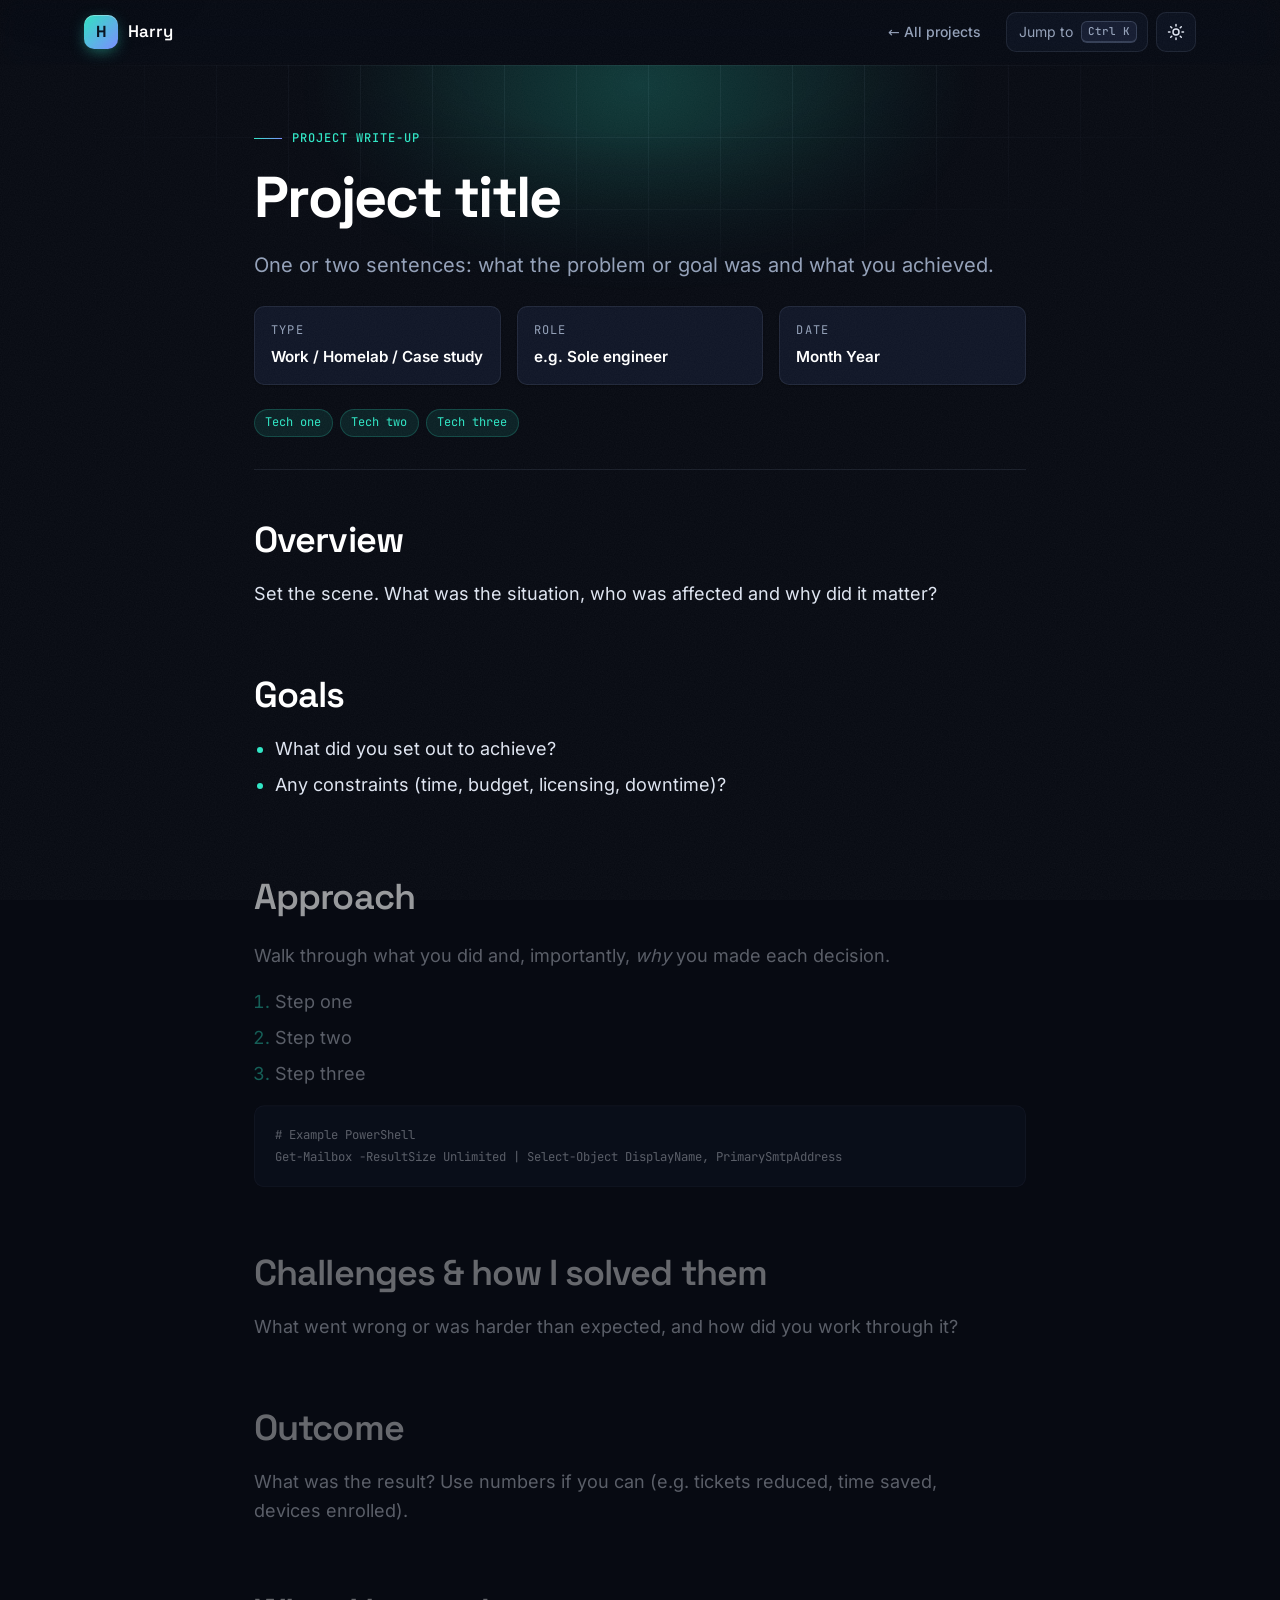
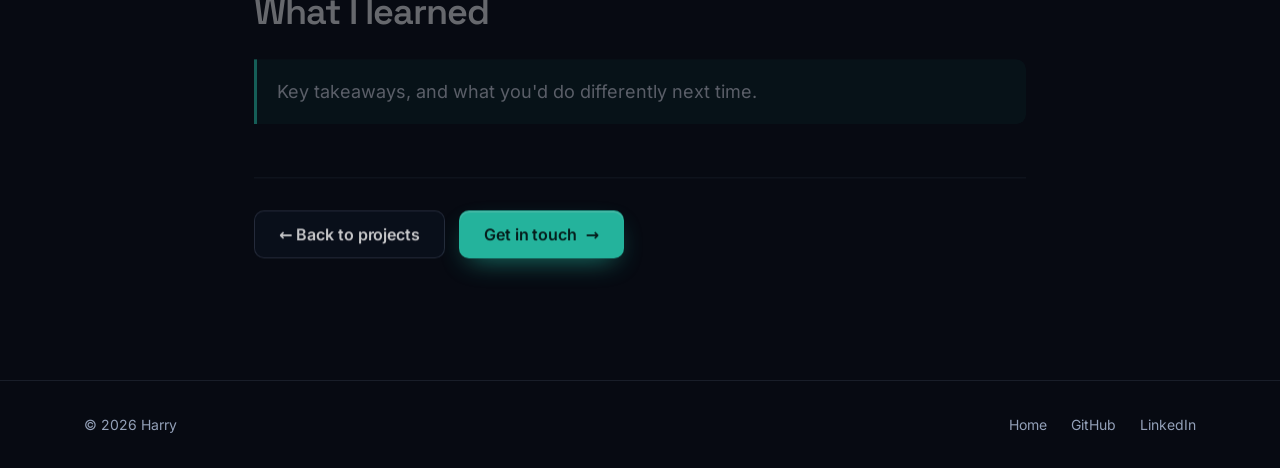
<file: projects/_template.html>
<!DOCTYPE html>
<html lang="en-GB" data-theme="dark">
<head>
  <meta charset="UTF-8">
  <meta name="viewport" content="width=device-width, initial-scale=1">

  <!-- =========================================================
       PROJECT WRITE-UP TEMPLATE
       How to use:
         1. Copy this file and rename it, e.g. projects/my-new-project.html
         2. Update the <title>, description, canonical and og: tags below
         3. Fill in each section in the ARTICLE block
         4. Add a card for it in the Projects section of index.html
            and a <url> entry in sitemap.xml
       Delete any section you don't need.
       ========================================================= -->
  <title>Project title | Harry – Tier I Support Analyst &amp; Dispatcher</title>
  <meta name="description" content="One-sentence summary of this project.">
  <meta name="author" content="Harry">
  <meta name="robots" content="noindex"> <!-- Template only: delete this line in your copy -->
  <meta name="theme-color" content="#070a12" media="(prefers-color-scheme: dark)">
  <meta name="theme-color" content="#f6f8fc" media="(prefers-color-scheme: light)">
  <meta name="color-scheme" content="dark light">
  <link rel="canonical" href="https://harrylyle07.github.io/projects/FILE-NAME.html">

  <meta property="og:type" content="article">
  <meta property="og:site_name" content="Harry – Tier I Support Analyst &amp; Dispatcher">
  <meta property="og:title" content="Project title | Harry – Tier I Support Analyst &amp; Dispatcher">
  <meta property="og:description" content="One-sentence summary of this project.">
  <meta property="og:url" content="https://harrylyle07.github.io/projects/FILE-NAME.html">
  <meta property="og:image" content="https://harrylyle07.github.io/assets/og-image.png">
  <meta property="og:image:width" content="1200">
  <meta property="og:image:height" content="630">
  <meta property="og:image:alt" content="Harry – Tier I Support Analyst &amp; Dispatcher portfolio">
  <meta property="og:locale" content="en_GB">
  <meta name="twitter:card" content="summary_large_image">
  <meta name="twitter:title" content="Project title | Harry">
  <meta name="twitter:description" content="One-sentence summary of this project.">
  <meta name="twitter:image" content="https://harrylyle07.github.io/assets/og-image.png">

  <link rel="icon" href="/favicon.ico" sizes="32x32">
  <link rel="icon" href="../assets/favicon.svg" type="image/svg+xml">
  <link rel="icon" href="../assets/favicon-32.png" sizes="32x32" type="image/png">
  <link rel="icon" href="../assets/favicon-16.png" sizes="16x16" type="image/png">
  <link rel="apple-touch-icon" href="../assets/apple-touch-icon.png">
  <link rel="manifest" href="../assets/site.webmanifest">

  <link rel="preload" href="../assets/fonts/space-grotesk-latin-var.woff2" as="font" type="font/woff2" crossorigin>
  <link rel="preload" href="../assets/fonts/inter-latin-var.woff2" as="font" type="font/woff2" crossorigin>

  <script>
    (function () {
      var d = document.documentElement;
      d.classList.add('js');
      try {
        var t = localStorage.getItem('theme');
        if (t === 'light' || t === 'dark') d.setAttribute('data-theme', t);
        if (sessionStorage.getItem('booted')) d.classList.add('booted');
      } catch (e) {}
      window.__revealSafety = setTimeout(function () { d.classList.add('reveal-all'); }, 3500);
    })();
  </script>
  <style>.reveal-all [data-reveal],.reveal-all [data-hero-in]{opacity:1!important;translate:none!important}</style>

  <link rel="stylesheet" href="../css/styles.css?v=3">
  <link rel="stylesheet" href="../css/print.css?v=3" media="print">
  <script src="../js/vendor/gsap.min.js" defer></script>
  <script src="../js/vendor/ScrollTrigger.min.js" defer></script>
  <script src="../js/main.js?v=3" defer></script>

</head>
<body>
  <a class="skip-link" href="#main">Skip to content</a>
  <div class="scroll-progress" aria-hidden="true"></div>

  <!-- HEADER (no need to edit) -->
  <header class="site-header page-header" id="top">
    <div class="container header-inner">
      <a class="brand" href="../index.html">
        <span class="brand-mark" aria-hidden="true"></span>
        <span class="brand-name">Harry<span class="visually-hidden"> – home</span></span>
      </a>
      <a class="back-link" href="../index.html#projects">&larr; All projects</a>
      <div class="header-actions">
        <button class="icon-btn palette-btn" type="button" data-palette-open data-key="Ctrl K" aria-keyshortcuts="Control+K Meta+K">
          <span class="palette-btn-label">Jump to</span><span class="visually-hidden"> any section or link (command palette)</span>
        </button>
        <button class="theme-toggle" type="button" aria-label="Switch to light mode">
          <svg class="icon-sun" viewBox="0 0 24 24" aria-hidden="true"><circle cx="12" cy="12" r="4"/><path d="M12 2v2M12 20v2M4.93 4.93l1.41 1.41M17.66 17.66l1.41 1.41M2 12h2M20 12h2M6.34 17.66l-1.41 1.41M19.07 4.93l-1.41 1.41"/></svg>
          <svg class="icon-moon" viewBox="0 0 24 24" aria-hidden="true"><path d="M21 12.79A9 9 0 1 1 11.21 3 7 7 0 0 0 21 12.79z"/></svg>
        </button>
      </div>
    </div>
  </header>

  <main id="main" class="article">
    <div class="article-bg" aria-hidden="true"></div>
    <article class="container">

      <!-- =========================================================
           ARTICLE HEADER: title, summary, key facts, tags
           ========================================================= -->
      <header class="article-head" data-reveal>
        <p class="eyebrow">Project write-up</p>
        <h1>Project title</h1>
        <p class="article-lead">One or two sentences: what the problem or goal was and what you achieved.</p>

        <dl class="article-meta">
          <div><dt>Type</dt><dd>Work / Homelab / Case study</dd></div>
          <div><dt>Role</dt><dd>e.g. Sole engineer</dd></div>
          <div><dt>Date</dt><dd>Month Year</dd></div>
        </dl>

        <ul class="tags" aria-label="Technologies">
          <li>Tech one</li><li>Tech two</li><li>Tech three</li>
        </ul>
      </header>

      <!-- =========================================================
           ARTICLE BODY
           Tip for 2nd line roles: show your reasoning, ownership
           and what you'd do differently, not just the steps.
           Keep client names and identifying details anonymous.
           Add data-reveal to anything you want to fade in on scroll.
           ========================================================= -->
      <div class="prose">
        <h2 data-reveal>Overview</h2>
        <p data-reveal>Set the scene. What was the situation, who was affected and why did it matter?</p>

        <h2 data-reveal>Goals</h2>
        <ul data-reveal>
          <li>What did you set out to achieve?</li>
          <li>Any constraints (time, budget, licensing, downtime)?</li>
        </ul>

        <h2 data-reveal>Approach</h2>
        <p data-reveal>Walk through what you did and, importantly, <em>why</em> you made each decision.</p>
        <ol data-reveal>
          <li>Step one</li>
          <li>Step two</li>
          <li>Step three</li>
        </ol>

        <!-- Optional: code / commands. Remove if not needed.
             Never paste real tenant names, passwords or keys. -->
        <pre data-reveal><code># Example PowerShell
Get-Mailbox -ResultSize Unlimited | Select-Object DisplayName, PrimarySmtpAddress</code></pre>

        <!-- Optional: a terminal-style build log (see projects/proxmox-homelab.html for a full example).
             Each <li class="log-entry"> animates in one after another.
             <div class="build-log" data-reveal aria-label="Steps">
               <div class="build-log-bar" aria-hidden="true"><span class="win-dots"><i></i><i></i><i></i></span><span class="build-log-title">harry@homelab: ~ — build log</span></div>
               <p class="build-log-cmd" aria-hidden="true"><span class="ps">harry@homelab:~$</span><span class="typed-cmd">./build.sh --status</span></p>
               <ol class="build-log-lines">
                 <li class="log-entry"><span class="log-status" aria-hidden="true">[ OK ]</span><div class="log-body"><h3>Step name</h3><p>What happened.</p></div></li>
               </ol>
               <p class="log-prompt" aria-hidden="true"><span class="ps">harry@homelab:~$</span><span class="log-cursor"></span></p>
             </div> -->

        <!-- Optional: screenshot. Put images in /assets/projects/ and ALWAYS write alt text.
             Add width and height so the layout doesn't shift while it loads.
             <figure data-reveal>
               <img src="../assets/projects/example.png" alt="Describe what the screenshot shows" width="1600" height="900" loading="lazy" decoding="async">
               <figcaption>Short caption</figcaption>
             </figure> -->

        <h2 data-reveal>Challenges &amp; how I solved them</h2>
        <p data-reveal>What went wrong or was harder than expected, and how did you work through it?</p>

        <h2 data-reveal>Outcome</h2>
        <p data-reveal>What was the result? Use numbers if you can (e.g. tickets reduced, time saved, devices enrolled).</p>

        <h2 data-reveal>What I learned</h2>
        <div class="callout" data-reveal>
          <p>Key takeaways, and what you'd do differently next time.</p>
        </div>
      </div>

      <footer class="article-foot" data-reveal>
        <a class="btn btn-ghost" href="../index.html#projects">&larr; Back to projects</a>
        <a class="btn btn-primary" href="../index.html#contact">Get in touch <span class="arrow" aria-hidden="true">&rarr;</span></a>
      </footer>
    </article>
  </main>

  <footer class="site-footer">
    <div class="container footer-inner">
      <p>&copy; <span data-year>2026</span> Harry</p>
      <ul class="footer-links">
        <li><a href="../index.html">Home</a></li>
        <li><a href="https://github.com/harrylyle07" target="_blank" rel="noopener noreferrer">GitHub<span class="visually-hidden"> (opens in a new tab)</span></a></li>
        <li><a href="https://www.linkedin.com/in/harry-lyle-868854328/" target="_blank" rel="noopener noreferrer">LinkedIn<span class="visually-hidden"> (opens in a new tab)</span></a></li>
      </ul>
    </div>
  </footer>

  <button class="back-to-top" type="button" aria-label="Back to top">
    <svg class="btt-ring" viewBox="0 0 48 48" aria-hidden="true"><circle class="btt-track" cx="24" cy="24" r="22"/><circle class="btt-bar" cx="24" cy="24" r="22"/></svg>
    <svg class="btt-arrow" viewBox="0 0 24 24" aria-hidden="true"><path d="M12 19V5M5 12l7-7 7 7"/></svg>
  </button>
</body>
</html>
</file>
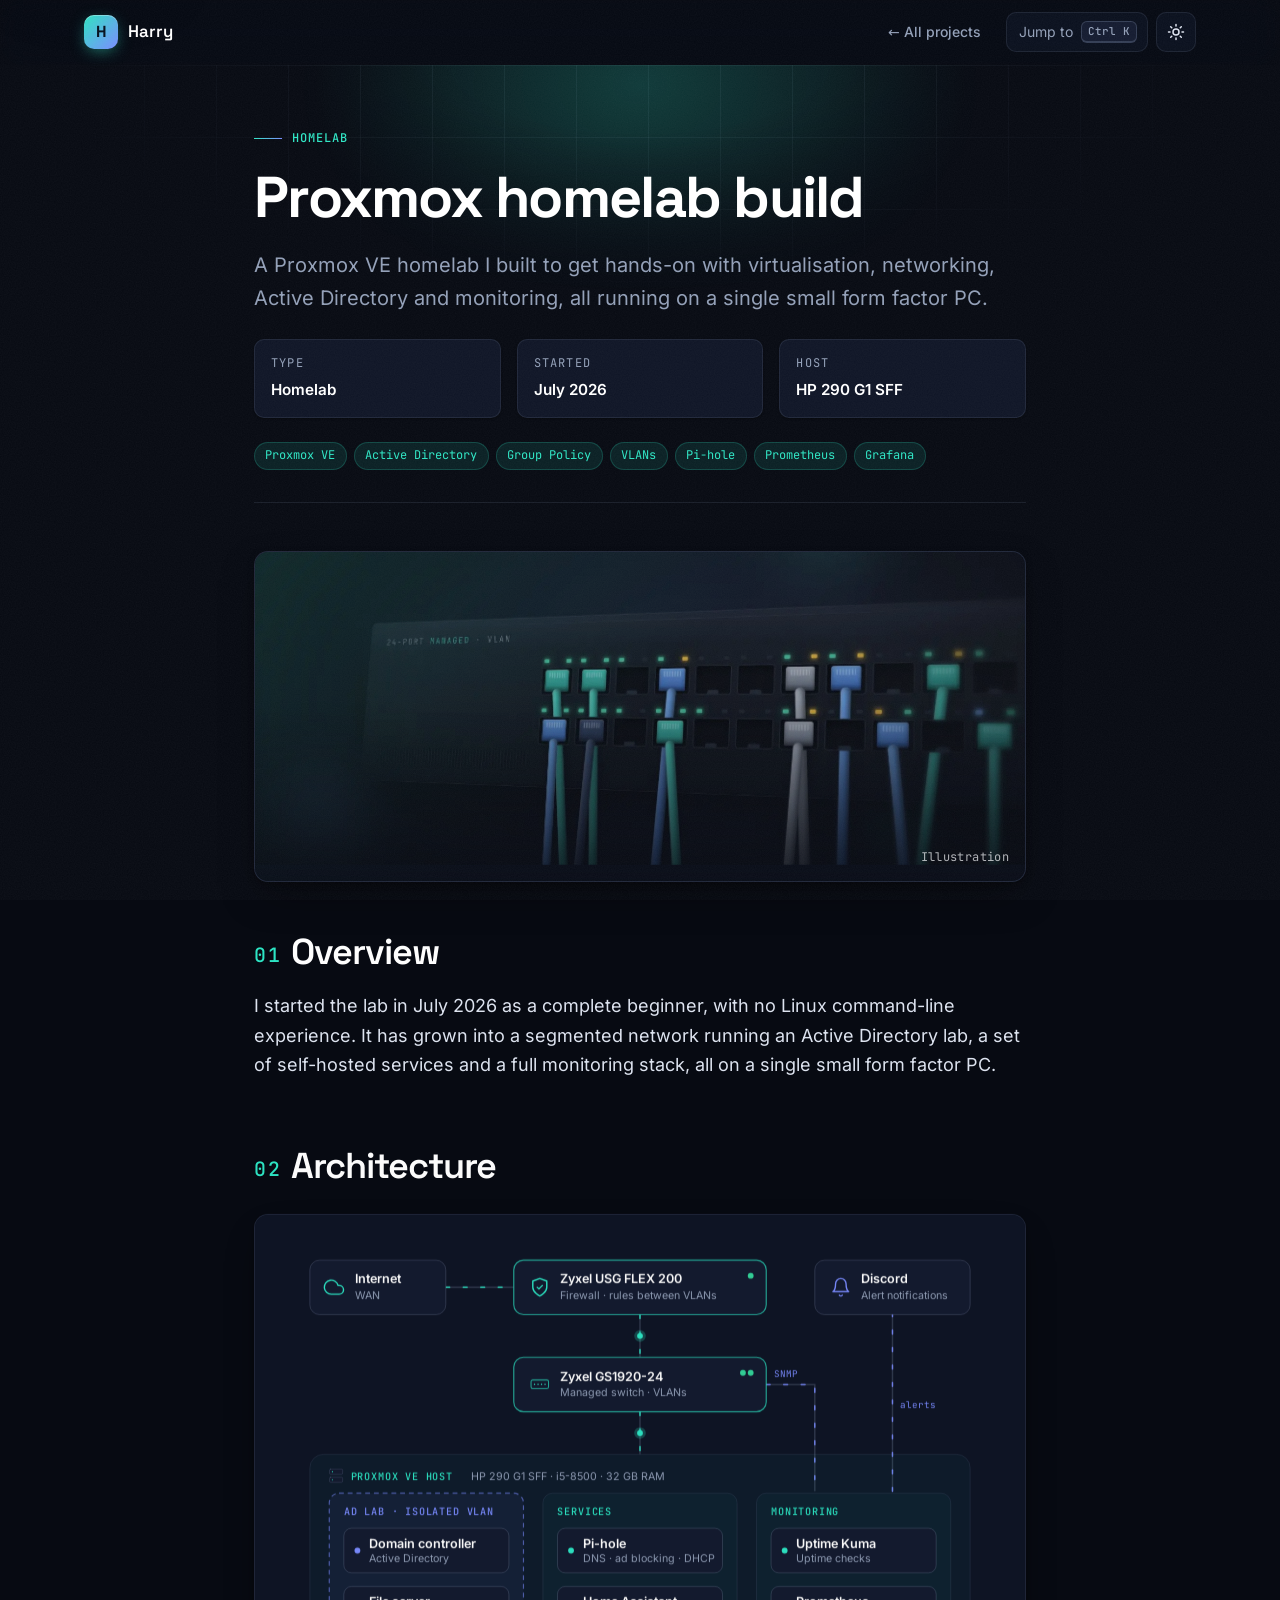
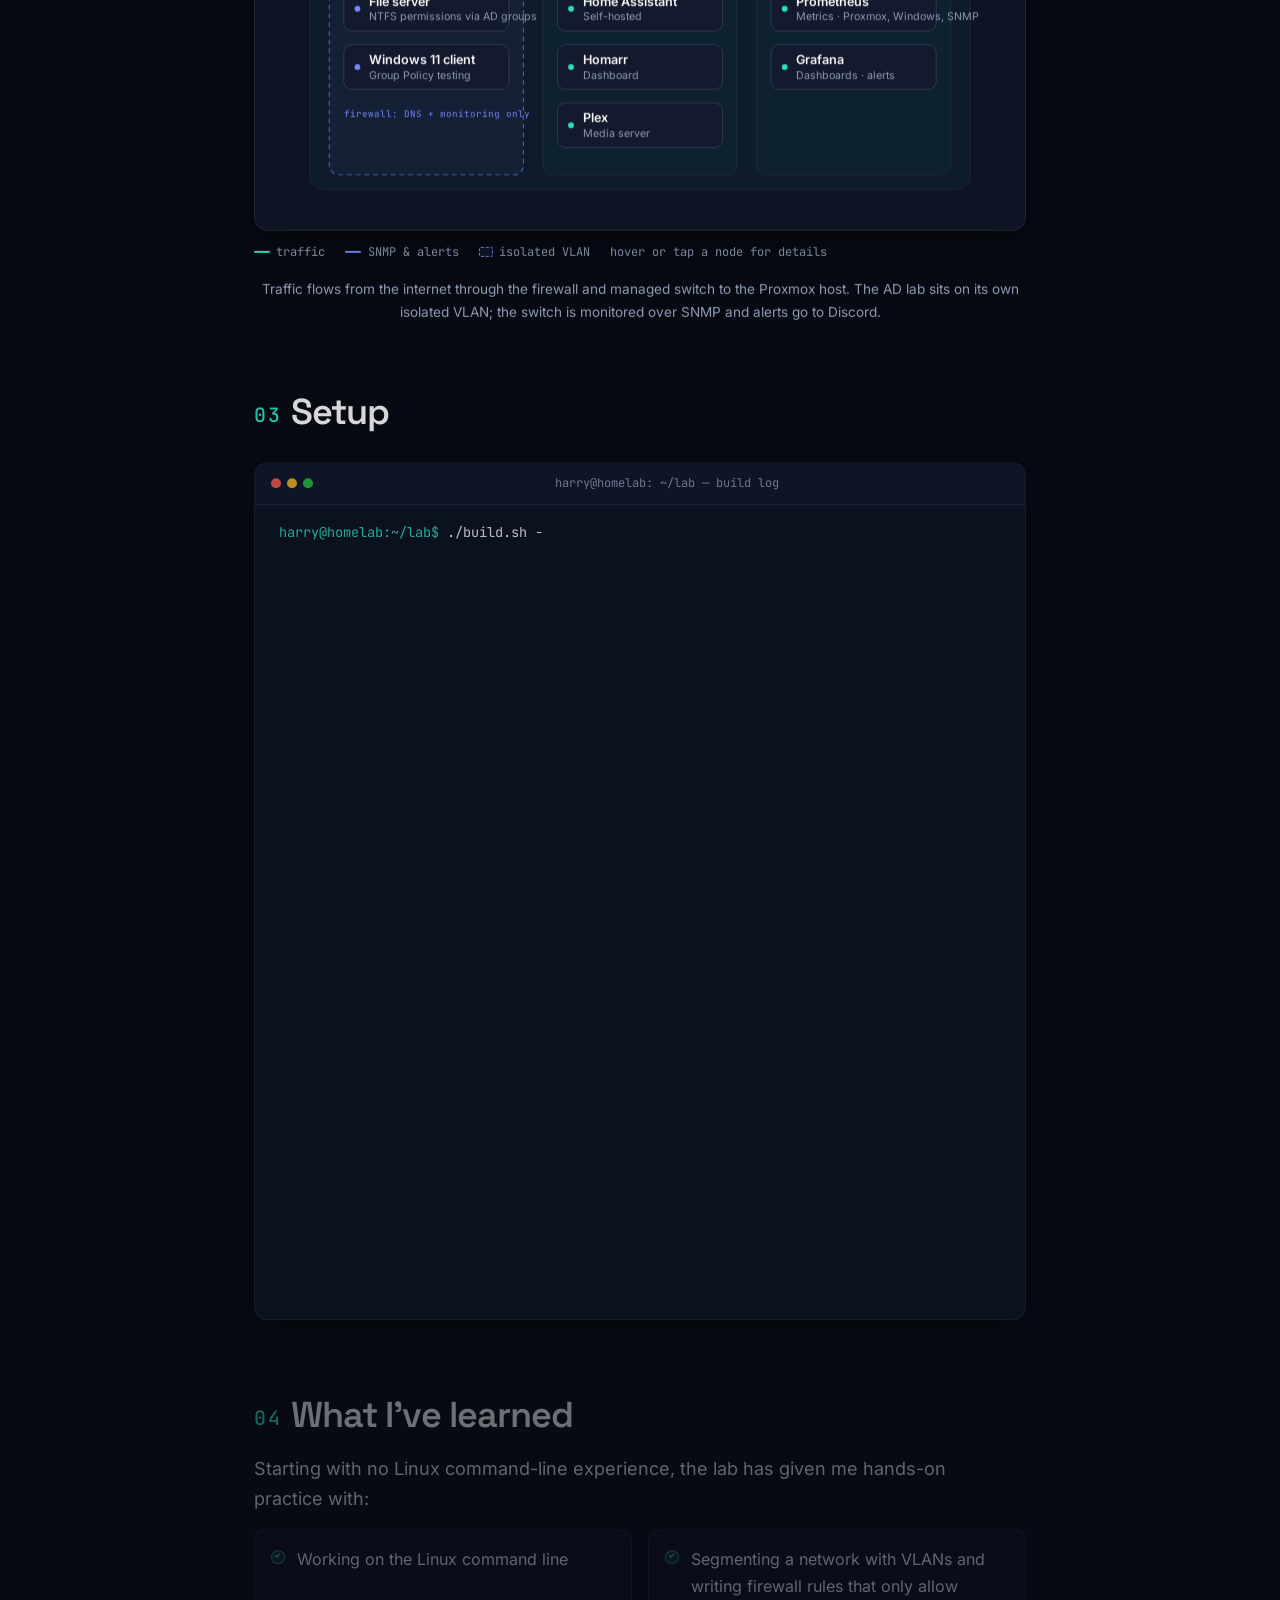
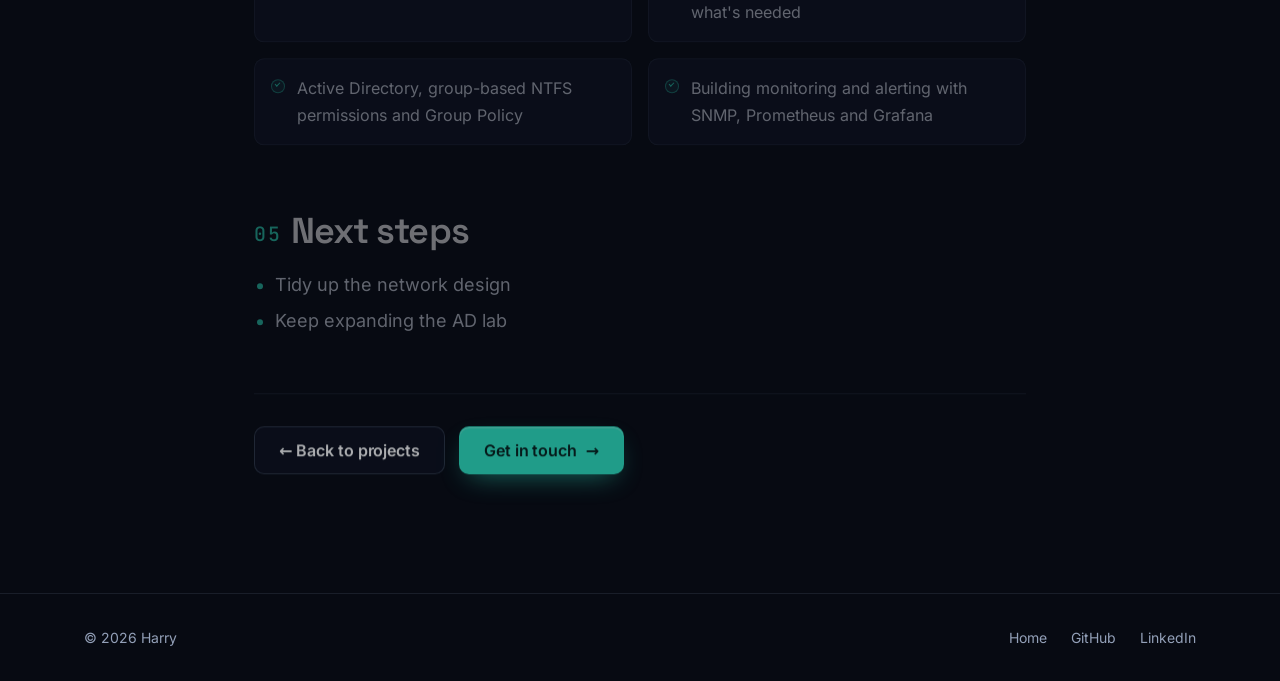
<file: projects/proxmox-homelab.html>
<!DOCTYPE html>
<html lang="en-GB" data-theme="dark">
<head>
  <meta charset="UTF-8">
  <meta name="viewport" content="width=device-width, initial-scale=1">

  <!-- Project write-up: based on projects/_template.html -->
  <title>Proxmox homelab build | Harry – Tier I Support Analyst &amp; Dispatcher</title>
  <meta name="description" content="A Proxmox VE homelab with a VLAN-isolated Active Directory lab, self-hosted services, and Prometheus and Grafana monitoring.">
  <meta name="author" content="Harry">
  <meta name="theme-color" content="#070a12" media="(prefers-color-scheme: dark)">
  <meta name="theme-color" content="#f6f8fc" media="(prefers-color-scheme: light)">
  <meta name="color-scheme" content="dark light">
  <link rel="canonical" href="https://harrylyle07.github.io/projects/proxmox-homelab.html">

  <meta property="og:type" content="article">
  <meta property="og:site_name" content="Harry – Tier I Support Analyst &amp; Dispatcher">
  <meta property="og:title" content="Proxmox homelab build | Harry – Tier I Support Analyst &amp; Dispatcher">
  <meta property="og:description" content="A Proxmox VE homelab with a VLAN-isolated Active Directory lab, self-hosted services, and Prometheus and Grafana monitoring.">
  <meta property="og:url" content="https://harrylyle07.github.io/projects/proxmox-homelab.html">
  <meta property="og:image" content="https://harrylyle07.github.io/assets/og-image.png">
  <meta property="og:image:width" content="1200">
  <meta property="og:image:height" content="630">
  <meta property="og:image:alt" content="Harry – Tier I Support Analyst &amp; Dispatcher portfolio">
  <meta property="og:locale" content="en_GB">
  <meta name="twitter:card" content="summary_large_image">
  <meta name="twitter:title" content="Proxmox homelab build | Harry">
  <meta name="twitter:description" content="A Proxmox VE homelab with a VLAN-isolated Active Directory lab, self-hosted services, and Prometheus and Grafana monitoring.">
  <meta name="twitter:image" content="https://harrylyle07.github.io/assets/og-image.png">

  <link rel="icon" href="/favicon.ico" sizes="32x32">
  <link rel="icon" href="../assets/favicon.svg" type="image/svg+xml">
  <link rel="icon" href="../assets/favicon-32.png" sizes="32x32" type="image/png">
  <link rel="icon" href="../assets/favicon-16.png" sizes="16x16" type="image/png">
  <link rel="apple-touch-icon" href="../assets/apple-touch-icon.png">
  <link rel="manifest" href="../assets/site.webmanifest">

  <link rel="preload" href="../assets/fonts/space-grotesk-latin-var.woff2" as="font" type="font/woff2" crossorigin>
  <link rel="preload" href="../assets/fonts/inter-latin-var.woff2" as="font" type="font/woff2" crossorigin>

  <script>
    (function () {
      var d = document.documentElement;
      d.classList.add('js');
      try {
        var t = localStorage.getItem('theme');
        if (t === 'light' || t === 'dark') d.setAttribute('data-theme', t);
        if (sessionStorage.getItem('booted')) d.classList.add('booted');
      } catch (e) {}
      window.__revealSafety = setTimeout(function () { d.classList.add('reveal-all'); }, 3500);
    })();
  </script>
  <style>.reveal-all [data-reveal],.reveal-all [data-hero-in]{opacity:1!important;translate:none!important}</style>

  <link rel="stylesheet" href="../css/styles.css?v=3">
  <link rel="stylesheet" href="../css/print.css?v=3" media="print">
  <script src="../js/vendor/gsap.min.js" defer></script>
  <script src="../js/vendor/ScrollTrigger.min.js" defer></script>
  <script src="../js/main.js?v=3" defer></script>

  <script type="application/ld+json">
  {
    "@context": "https://schema.org",
    "@type": "Article",
    "headline": "Proxmox homelab build",
    "description": "A Proxmox VE homelab with a VLAN-isolated Active Directory lab, self-hosted services, and Prometheus and Grafana monitoring.",
    "author": { "@type": "Person", "name": "Harry", "url": "https://harrylyle07.github.io/" },
    "url": "https://harrylyle07.github.io/projects/proxmox-homelab.html",
    "image": "https://harrylyle07.github.io/assets/og-image.png",
    "mainEntityOfPage": "https://harrylyle07.github.io/projects/proxmox-homelab.html"
  }
  </script>
</head>
<body>
  <a class="skip-link" href="#main">Skip to content</a>
  <div class="scroll-progress" aria-hidden="true"></div>

  <!-- HEADER (no need to edit) -->
  <header class="site-header page-header" id="top">
    <div class="container header-inner">
      <a class="brand" href="../index.html">
        <span class="brand-mark" aria-hidden="true"></span>
        <span class="brand-name">Harry<span class="visually-hidden"> – home</span></span>
      </a>
      <a class="back-link" href="../index.html#projects">&larr; All projects</a>
      <div class="header-actions">
        <button class="icon-btn palette-btn" type="button" data-palette-open data-key="Ctrl K" aria-keyshortcuts="Control+K Meta+K">
          <span class="palette-btn-label">Jump to</span><span class="visually-hidden"> any section or link (command palette)</span>
        </button>
        <button class="theme-toggle" type="button" aria-label="Switch to light mode">
          <svg class="icon-sun" viewBox="0 0 24 24" aria-hidden="true"><circle cx="12" cy="12" r="4"/><path d="M12 2v2M12 20v2M4.93 4.93l1.41 1.41M17.66 17.66l1.41 1.41M2 12h2M20 12h2M6.34 17.66l-1.41 1.41M19.07 4.93l-1.41 1.41"/></svg>
          <svg class="icon-moon" viewBox="0 0 24 24" aria-hidden="true"><path d="M21 12.79A9 9 0 1 1 11.21 3 7 7 0 0 0 21 12.79z"/></svg>
        </button>
      </div>
    </div>
  </header>

  <main id="main" class="article">
    <div class="article-bg" aria-hidden="true"></div>
    <article class="container">

      <!-- =========================================================
           ARTICLE HEADER: title, summary, key facts, tags
           ========================================================= -->
      <header class="article-head" data-reveal>
        <p class="eyebrow">Homelab</p>
        <h1>Proxmox homelab build</h1>
        <p class="article-lead">A Proxmox VE homelab I built to get hands-on with virtualisation, networking, Active Directory and monitoring, all running on a single small form factor PC.</p>

        <dl class="article-meta">
          <div><dt>Type</dt><dd>Homelab</dd></div><div><dt>Started</dt><dd><time datetime="2026-07">July 2026</time></dd></div><div><dt>Host</dt><dd>HP 290 G1 SFF</dd></div>
        </dl>

        <ul class="tags" aria-label="Technologies">
          <li>Proxmox VE</li><li>Active Directory</li><li>Group Policy</li><li>VLANs</li><li>Pi-hole</li><li>Prometheus</li><li>Grafana</li>
        </ul>
      </header>

      <!-- Banner illustration. EDIT: swap for a photo of your own rack/host when you have one (keep width/height, update alt). -->
      <figure class="article-banner" data-reveal>
        <img src="../assets/photos/switch-cables.webp" srcset="../assets/photos/switch-cables-800.webp 800w, ../assets/photos/switch-cables.webp 1600w" sizes="(max-width: 820px) 100vw, 820px" alt="Illustration of Ethernet cables plugged into a managed switch" width="1600" height="1067" loading="eager" decoding="async" data-parallax="0.15">
        <figcaption><span class="photo-credit">Illustration</span></figcaption>
      </figure>

      <div class="prose">
        <h2 data-reveal><span class="h-index" aria-hidden="true">01</span>Overview</h2>
        <p data-reveal>I started the lab in July 2026 as a complete beginner, with no Linux command-line experience. It has grown into a segmented network running an Active Directory lab, a set of self-hosted services and a full monitoring stack, all on a single small form factor PC.</p>

        <!-- =========================================================
             ARCHITECTURE DIAGRAM (inline SVG so it follows the theme).
             Each node has a data-tip explanation (hover / focus / tap).
             Connections pulse via CSS. No IP addresses are shown.
             ========================================================= -->
        <h2 data-reveal><span class="h-index" aria-hidden="true">02</span>Architecture</h2>
        <figure class="diagram" data-reveal>
          <div class="diagram-frame">
            <svg viewBox="0 0 760 600" role="group" aria-labelledby="arch-title arch-desc">
              <title id="arch-title">Homelab architecture</title>
              <desc id="arch-desc">The internet connects to a Zyxel USG FLEX 200 firewall, then a Zyxel GS1920-24 managed switch, then the Proxmox VE host, an HP 290 G1 SFF. On the host, an isolated VLAN holds the Active Directory lab: a domain controller, a file server and a Windows 11 client. Alongside it run the self-hosted services Pi-hole, Home Assistant, Homarr and Plex, and the monitoring stack of Uptime Kuma, Prometheus and Grafana, which sends alerts to Discord. The switch is monitored over SNMP.</desc>

              <!-- Links (drawn first so nodes sit on top) -->
              <path class="d-link" d="M180 58H250"/>
              <path class="d-flow" d="M180 58H250"/>
              <path class="d-link" d="M380 86V130"/>
              <path class="d-flow" d="M380 86V130"/>
              <path class="d-link" d="M380 186V230"/>
              <path class="d-flow" d="M380 186V230"/>
              <path class="d-link" d="M510 158H560V268"/>
              <path class="d-flow d-flow-slow" d="M510 158H560V268"/>
              <text class="d-tag d-tag-2" x="518" y="150">SNMP</text>
              <path class="d-link" d="M640 268V86"/>
              <path class="d-flow d-flow-slow" d="M640 268V86"/>
              <text class="d-tag d-tag-2" x="648" y="182">alerts</text>

              <!-- Pulses at the junctions -->
              <circle class="d-pulse" cx="380" cy="108" r="6"/>
              <circle class="d-pulse d-pulse-2" cx="380" cy="208" r="6"/>
              <circle cx="380" cy="108" r="3" fill="var(--accent)"/>
              <circle cx="380" cy="208" r="3" fill="var(--accent)"/>

              <!-- Internet -->
              <g class="d-node" data-tip-title="Internet · WAN" data-tip="The internet connection. Traffic flows from the internet through the firewall and managed switch to the Proxmox host.">
                <rect x="40" y="30" width="140" height="56" rx="10"/>
                <g class="d-icon" transform="translate(54 47) scale(0.9)"><path d="M18 10h-1.26A8 8 0 1 0 9 20h9a5 5 0 0 0 0-10z"/></g>
                <text class="d-name" x="86" y="54">Internet</text>
                <text class="d-sub" x="86" y="70">WAN</text>
              </g>

              <!-- Firewall -->
              <g class="d-node d-node-accent" data-tip-title="Zyxel USG FLEX 200 · firewall" data-tip="Firewall rules between VLANs only allow specific traffic through, such as DNS and monitoring.">
                <rect x="250" y="30" width="260" height="56" rx="10"/>
                <g class="d-icon" transform="translate(266 47) scale(0.9)"><path d="M12 22s8-4 8-10V5l-8-3-8 3v7c0 6 8 10 8 10z"/><path d="M9 12l2 2 4-4"/></g>
                <text class="d-name" x="298" y="54">Zyxel USG FLEX 200</text>
                <text class="d-sub" x="298" y="70">Firewall · rules between VLANs</text>
                <circle class="d-led" cx="494" cy="46" r="3"/>
              </g>

              <!-- Discord -->
              <g class="d-node" data-tip-title="Discord · alerts" data-tip="Receives the alert notifications sent by the monitoring stack.">
                <rect x="560" y="30" width="160" height="56" rx="10"/>
                <g class="d-icon d-icon-2" transform="translate(576 47) scale(0.9)"><path d="M18 8A6 6 0 0 0 6 8c0 7-3 9-3 9h18s-3-2-3-9"/><path d="M13.73 21a2 2 0 0 1-3.46 0"/></g>
                <text class="d-name" x="608" y="54">Discord</text>
                <text class="d-sub" x="608" y="70">Alert notifications</text>
              </g>

              <!-- Managed switch -->
              <g class="d-node d-node-accent" data-tip-title="Zyxel GS1920-24 · managed switch" data-tip="A managed switch carrying the VLANs. It is monitored over SNMP by Prometheus.">
                <rect x="250" y="130" width="260" height="56" rx="10"/>
                <g class="d-icon" transform="translate(266 147) scale(0.9)"><rect x="2" y="7" width="20" height="10" rx="2"/><path d="M6 12h.01M10 12h.01M14 12h.01M18 12h.01"/></g>
                <text class="d-name" x="298" y="154">Zyxel GS1920-24</text>
                <text class="d-sub" x="298" y="170">Managed switch · VLANs</text>
                <circle class="d-led" cx="486" cy="146" r="3"/>
                <circle class="d-led" cx="494" cy="146" r="3" style="animation-delay:0.8s"/>
              </g>

              <!-- Proxmox host -->
              <rect class="d-group" x="40" y="230" width="680" height="345" rx="14"/>
              <g class="d-node" data-tip-title="Proxmox VE host" data-tip="An HP 290 G1 SFF with an Intel Core i5-8500, upgraded from 16 GB to 32 GB of RAM, running Proxmox VE. Workloads are organised into resource pools.">
                <rect x="48" y="238" width="400" height="30" rx="8" style="fill:transparent;stroke:transparent"/>
                <g class="d-icon" transform="translate(58 243) scale(0.75)"><rect x="3" y="3" width="18" height="7" rx="1.5"/><rect x="3" y="14" width="18" height="7" rx="1.5"/><path d="M7 6.5h.01M7 17.5h.01"/></g>
                <text class="d-group-title" x="82" y="256">Proxmox VE host</text>
                <text class="d-sub" x="206" y="256">HP 290 G1 SFF · i5-8500 · 32 GB RAM</text>
              </g>

              <!-- AD lab, isolated VLAN -->
              <rect class="d-group-vlan" x="60" y="270" width="200" height="290" rx="10"/>
              <text class="d-group-title d-group-title-vlan" x="75" y="292">AD lab · isolated VLAN</text>

              <g class="d-node" data-tip-title="Domain controller" data-tip="The Active Directory domain controller for the lab, on the isolated VLAN.">
                <rect x="75" y="306" width="170" height="46" rx="8"/>
                <circle cx="89" cy="329" r="3" fill="var(--accent-2)"/>
                <text class="d-name" x="101" y="326">Domain controller</text>
                <text class="d-sub" x="101" y="341">Active Directory</text>
              </g>

              <g class="d-node" data-tip-title="File server" data-tip="Department-based NTFS permissions tied to AD security groups.">
                <rect x="75" y="366" width="170" height="46" rx="8"/>
                <circle cx="89" cy="389" r="3" fill="var(--accent-2)"/>
                <text class="d-name" x="101" y="386">File server</text>
                <text class="d-sub" x="101" y="401">NTFS permissions via AD groups</text>
              </g>

              <g class="d-node" data-tip-title="Windows 11 client" data-tip="For testing Group Policy, including drive mapping with item-level targeting and wallpaper / lock screen policies.">
                <rect x="75" y="426" width="170" height="46" rx="8"/>
                <circle cx="89" cy="449" r="3" fill="var(--accent-2)"/>
                <text class="d-name" x="101" y="446">Windows 11 client</text>
                <text class="d-sub" x="101" y="461">Group Policy testing</text>
              </g>

              <text class="d-tag d-tag-2" x="75" y="500">firewall: DNS + monitoring only</text>

              <!-- Self-hosted services -->
              <rect class="d-group" x="280" y="270" width="200" height="290" rx="10"/>
              <text class="d-group-title" x="295" y="292">Services</text>

              <g class="d-node" data-tip-title="Pi-hole" data-tip="Network-wide DNS, ad blocking and DHCP.">
                <rect x="295" y="306" width="170" height="46" rx="8"/>
                <circle cx="309" cy="329" r="3" fill="var(--accent)"/>
                <text class="d-name" x="321" y="326">Pi-hole</text>
                <text class="d-sub" x="321" y="341">DNS · ad blocking · DHCP</text>
              </g>

              <g class="d-node" data-tip-title="Home Assistant" data-tip="Self-hosted Home Assistant, running alongside the other services on the Proxmox host.">
                <rect x="295" y="366" width="170" height="46" rx="8"/>
                <circle cx="309" cy="389" r="3" fill="var(--accent)"/>
                <text class="d-name" x="321" y="386">Home Assistant</text>
                <text class="d-sub" x="321" y="401">Self-hosted</text>
              </g>

              <g class="d-node" data-tip-title="Homarr" data-tip="A dashboard for the self-hosted services.">
                <rect x="295" y="426" width="170" height="46" rx="8"/>
                <circle cx="309" cy="449" r="3" fill="var(--accent)"/>
                <text class="d-name" x="321" y="446">Homarr</text>
                <text class="d-sub" x="321" y="461">Dashboard</text>
              </g>

              <g class="d-node" data-tip-title="Plex" data-tip="Media server.">
                <rect x="295" y="486" width="170" height="46" rx="8"/>
                <circle cx="309" cy="509" r="3" fill="var(--accent)"/>
                <text class="d-name" x="321" y="506">Plex</text>
                <text class="d-sub" x="321" y="521">Media server</text>
              </g>

              <!-- Monitoring -->
              <rect class="d-group" x="500" y="270" width="200" height="290" rx="10"/>
              <text class="d-group-title" x="515" y="292">Monitoring</text>

              <g class="d-node" data-tip-title="Uptime Kuma" data-tip="Uptime checks for the lab's services.">
                <rect x="515" y="306" width="170" height="46" rx="8"/>
                <circle cx="529" cy="329" r="3" fill="var(--accent)"/>
                <text class="d-name" x="541" y="326">Uptime Kuma</text>
                <text class="d-sub" x="541" y="341">Uptime checks</text>
              </g>

              <g class="d-node" data-tip-title="Prometheus" data-tip="Collects metrics from Proxmox, the Windows servers and the switch (via SNMP).">
                <rect x="515" y="366" width="170" height="46" rx="8"/>
                <circle cx="529" cy="389" r="3" fill="var(--accent)"/>
                <text class="d-name" x="541" y="386">Prometheus</text>
                <text class="d-sub" x="541" y="401">Metrics · Proxmox, Windows, SNMP</text>
              </g>

              <g class="d-node" data-tip-title="Grafana" data-tip="Dashboards for Proxmox, the Windows servers and the switch, with alerts sent to Discord.">
                <rect x="515" y="426" width="170" height="46" rx="8"/>
                <circle cx="529" cy="449" r="3" fill="var(--accent)"/>
                <text class="d-name" x="541" y="446">Grafana</text>
                <text class="d-sub" x="541" y="461">Dashboards · alerts</text>
              </g>
            </svg>
          </div>
          <p class="diagram-hint" aria-hidden="true">&larr; scroll sideways to see the whole diagram &rarr;</p>
          <p class="diagram-legend" aria-hidden="true">
            <span><i></i>traffic</span>
            <span><i class="l-2"></i>SNMP &amp; alerts</span>
            <span><i class="l-vlan"></i>isolated VLAN</span>
            <span>hover or tap a node for details</span>
          </p>
          <figcaption>Traffic flows from the internet through the firewall and managed switch to the Proxmox host. The AD lab sits on its own isolated VLAN; the switch is monitored over SNMP and alerts go to Discord.</figcaption>
        </figure>

        <!-- =========================================================
             SETUP, presented as a terminal-style build log.
             The command types itself, then entries appear one by one.
             ========================================================= -->
        <h2 data-reveal><span class="h-index" aria-hidden="true">03</span>Setup</h2>
        <div class="build-log" data-reveal aria-label="Lab setup">
          <div class="build-log-bar" aria-hidden="true">
            <span class="win-dots"><i></i><i></i><i></i></span>
            <span class="build-log-title">harry@homelab: ~/lab — build log</span>
          </div>
          <p class="build-log-cmd" aria-hidden="true"><span class="ps">harry@homelab:~/lab$</span><span class="typed-cmd">./build.sh --status</span></p>
          <ol class="build-log-lines">
            <li class="log-entry">
              <span class="log-status" aria-hidden="true">[ OK ]</span>
              <div class="log-body">
                <h3>Host</h3>
                <p>An HP 290 G1 SFF with an Intel Core i5-8500, upgraded from 16&nbsp;GB to 32&nbsp;GB of RAM, running Proxmox VE. Workloads are organised into resource pools.</p>
              </div>
            </li>
            <li class="log-entry">
              <span class="log-status" aria-hidden="true">[ OK ]</span>
              <div class="log-body">
                <h3>Networking</h3>
                <p>A Zyxel USG FLEX 200 firewall and a Zyxel GS1920-24 managed switch. The AD lab sits on its own isolated VLAN, with firewall rules that only allow specific traffic through, such as DNS and monitoring.</p>
              </div>
            </li>
            <li class="log-entry">
              <span class="log-status" aria-hidden="true">[ OK ]</span>
              <div class="log-body">
                <h3>Active Directory lab</h3>
                <ul>
                  <li>Domain controller</li>
                  <li>File server with department-based NTFS permissions tied to AD security groups</li>
                  <li>Windows 11 client for testing Group Policy, including drive mapping with item-level targeting and wallpaper / lock screen policies</li>
                </ul>
              </div>
            </li>
            <li class="log-entry">
              <span class="log-status" aria-hidden="true">[ OK ]</span>
              <div class="log-body">
                <h3>Self-hosted services</h3>
                <ul>
                  <li><strong>Pi-hole:</strong> network-wide DNS, ad blocking and DHCP</li>
                  <li><strong>Home Assistant</strong></li>
                  <li><strong>Homarr</strong> dashboard</li>
                  <li><strong>Plex</strong></li>
                </ul>
              </div>
            </li>
            <li class="log-entry">
              <span class="log-status" aria-hidden="true">[ OK ]</span>
              <div class="log-body">
                <h3>Monitoring</h3>
                <ul>
                  <li><strong>Uptime Kuma</strong> for uptime checks</li>
                  <li><strong>Prometheus and Grafana</strong> dashboards for Proxmox, the Windows servers and the switch (via SNMP)</li>
                  <li>Alerts sent to <strong>Discord</strong></li>
                </ul>
              </div>
            </li>
          </ol>
          <p class="log-prompt" aria-hidden="true"><span class="ps">harry@homelab:~/lab$</span><span class="log-cursor"></span></p>
        </div>

        <h2 data-reveal><span class="h-index" aria-hidden="true">04</span>What I've learned</h2>
        <p data-reveal>Starting with no Linux command-line experience, the lab has given me hands-on practice with:</p>
        <ul class="learned-grid" data-reveal>
          <li>Working on the Linux command line</li>
          <li>Segmenting a network with VLANs and writing firewall rules that only allow what's needed</li>
          <li>Active Directory, group-based NTFS permissions and Group Policy</li>
          <li>Building monitoring and alerting with SNMP, Prometheus and Grafana</li>
        </ul>

        <h2 data-reveal><span class="h-index" aria-hidden="true">05</span>Next steps</h2>
        <ul data-reveal>
          <li>Tidy up the network design</li>
          <li>Keep expanding the AD lab</li>
        </ul>
      </div>

      <footer class="article-foot" data-reveal>
        <a class="btn btn-ghost" href="../index.html#projects" data-magnetic>&larr; Back to projects</a>
        <a class="btn btn-primary" href="../index.html#contact" data-magnetic>Get in touch <span class="arrow" aria-hidden="true">&rarr;</span></a>
      </footer>
    </article>
  </main>

  <footer class="site-footer">
    <div class="container footer-inner">
      <p>&copy; <span data-year>2026</span> Harry</p>
      <ul class="footer-links">
        <li><a href="../index.html">Home</a></li>
        <li><a href="https://github.com/harrylyle07" target="_blank" rel="noopener noreferrer">GitHub<span class="visually-hidden"> (opens in a new tab)</span></a></li>
        <li><a href="https://www.linkedin.com/in/harry-lyle-868854328/" target="_blank" rel="noopener noreferrer">LinkedIn<span class="visually-hidden"> (opens in a new tab)</span></a></li>
      </ul>
    </div>
  </footer>

  <button class="back-to-top" type="button" aria-label="Back to top">
    <svg class="btt-ring" viewBox="0 0 48 48" aria-hidden="true"><circle class="btt-track" cx="24" cy="24" r="22"/><circle class="btt-bar" cx="24" cy="24" r="22"/></svg>
    <svg class="btt-arrow" viewBox="0 0 24 24" aria-hidden="true"><path d="M12 19V5M5 12l7-7 7 7"/></svg>
  </button>
</body>
</html>
</file>
<file: css/styles.css>
/* ==========================================================================
   Harry – Portfolio styles (v3, "network operations centre, after hours")
   --------------------------------------------------------------------------
    1. Design tokens: colour (dark / light), type, spacing, radii, shadows,
       z-index layers, easing & durations
    2. Fonts (self-hosted, variable, latin subset)
    3. Base, reset, focus, selection, texture
    4. Utilities & helpers
    5. Boot loader (terminal-style intro)
    6. Scroll progress, header, navigation
    7. Buttons, tags, keyboard hints, links
    8. Hero (grid, glows, canvas, headline, typed role, stats, lab console)
    9. Sections & headings
   10. Cards (spotlight glow, tilt)
   11. About (text + profile card)
   12. Skills (double marquee + bento grid)
   13. Projects (featured case card)
   14. Experience (alternating timeline that draws itself)
   15. Certifications (seal badges, holographic shine)
   16. Contact band
   17. Footer, back-to-top ring
   18. Command palette
   19. Terminal easter egg
   20. Custom cursor
   21. Article pages (homelab): header, banner, prose, build log, diagram
   22. 404 page (terminal error)
   23. View transitions (theme sweep, page transitions)
   24. Scroll reveal states
   25. Reduced motion & touch
   26. Responsive
   Print styles live in css/print.css.
   ========================================================================== */

/* 1. Design tokens ---------------------------------------------------------- */
:root,
:root[data-theme="dark"] {
  color-scheme: dark;

  /* Surfaces */
  --bg: #070a12;
  --bg-2: #0a0f1c;
  --surface: #0f1526;
  --surface-2: #141b30;
  --surface-3: #1a2340;
  --surface-glass: rgba(15, 21, 38, 0.62);
  --header-bg: rgba(7, 10, 18, 0.66);
  --border: rgba(154, 170, 200, 0.12);
  --border-strong: rgba(154, 170, 200, 0.24);
  --highlight: rgba(255, 255, 255, 0.06);

  /* Text */
  --text: #dfe5f1;
  --text-strong: #ffffff;
  --text-muted: #93a0b8;
  --text-faint: #8390ab;

  /* Accent: one signal colour + one quiet gradient stop */
  --accent: #2ee6c5;
  --accent-hover: #5df0d6;
  --accent-rgb: 46, 230, 197;
  --accent-contrast: #06231f;
  --accent-2: #7b8cff;
  --accent-2-rgb: 123, 140, 255;
  --accent-soft: rgba(46, 230, 197, 0.1);
  --accent-soft-2: rgba(123, 140, 255, 0.12);
  --gradient-accent: linear-gradient(135deg, var(--accent) 0%, var(--accent-2) 100%);
  --gradient-text: linear-gradient(100deg, var(--accent) 0%, #8ff5e4 30%, var(--accent-2) 65%, var(--accent) 100%);

  /* Status */
  --ok: #34d399;
  --ok-rgb: 52, 211, 153;
  --warn: #fbbf24;
  --err: #fb7185;

  /* Elevation */
  --shadow-sm: 0 1px 2px rgba(0, 0, 0, 0.4);
  --shadow-md: 0 2px 6px rgba(0, 0, 0, 0.35), 0 16px 40px -12px rgba(0, 0, 0, 0.55);
  --shadow-lg: 0 4px 12px rgba(0, 0, 0, 0.4), 0 32px 80px -20px rgba(0, 0, 0, 0.7);
  --glow: 0 0 0 1px rgba(var(--accent-rgb), 0.35), 0 10px 50px -10px rgba(var(--accent-rgb), 0.5);

  /* Texture */
  --grid-line: rgba(154, 170, 200, 0.08);
  --dot: rgba(154, 170, 200, 0.14);
  --noise-opacity: 0.04;
  --glow-opacity: 0.34;
  --photo-dim: 0.78;
}

:root[data-theme="light"] {
  color-scheme: light;

  --bg: #f6f8fc;
  --bg-2: #eef2f8;
  --surface: #ffffff;
  --surface-2: #f3f6fb;
  --surface-3: #e9eef6;
  --surface-glass: rgba(255, 255, 255, 0.66);
  --header-bg: rgba(246, 248, 252, 0.72);
  --border: #dfe5ef;
  --border-strong: #c3cddc;
  --highlight: rgba(255, 255, 255, 0.9);

  --text: #1a2238;
  --text-strong: #0a1020;
  --text-muted: #54627a;
  --text-faint: #5f6c87;

  --accent: #0a7366;
  --accent-hover: #085c52;
  --accent-rgb: 10, 115, 102;
  --accent-contrast: #ffffff;
  --accent-2: #4f62e0;
  --accent-2-rgb: 79, 98, 224;
  --accent-soft: rgba(10, 115, 102, 0.09);
  --accent-soft-2: rgba(79, 98, 224, 0.1);
  --gradient-text: linear-gradient(100deg, var(--accent) 0%, #11a08f 35%, var(--accent-2) 70%, var(--accent) 100%);

  --ok: #0f9f6e;
  --ok-rgb: 15, 159, 110;
  --warn: #b45309;
  --err: #be123c;

  --shadow-sm: 0 1px 2px rgba(15, 23, 42, 0.05);
  --shadow-md: 0 1px 3px rgba(15, 23, 42, 0.06), 0 12px 32px -10px rgba(15, 23, 42, 0.14);
  --shadow-lg: 0 2px 6px rgba(15, 23, 42, 0.06), 0 28px 64px -16px rgba(15, 23, 42, 0.2);
  --glow: 0 0 0 1px rgba(var(--accent-rgb), 0.3), 0 10px 40px -10px rgba(var(--accent-rgb), 0.35);

  --grid-line: rgba(15, 23, 42, 0.06);
  --dot: rgba(15, 23, 42, 0.12);
  --noise-opacity: 0.025;
  --glow-opacity: 0.16;
  --photo-dim: 0.92;
}

:root {
  /* Type */
  --font-display: "Space Grotesk", "Inter", system-ui, sans-serif;
  --font-sans: "Inter", system-ui, -apple-system, "Segoe UI", Roboto, sans-serif;
  --font-mono: "JetBrains Mono", ui-monospace, "Cascadia Code", "SF Mono", Consolas, monospace;

  --fs-xs: 0.75rem;
  --fs-sm: 0.875rem;
  --fs-base: 1rem;
  --fs-md: 1.125rem;
  --fs-lg: 1.25rem;
  --fs-xl: 1.5rem;
  --fs-2xl: clamp(1.75rem, 1.45rem + 1.2vw, 2.25rem);
  --fs-3xl: clamp(2.25rem, 1.7rem + 2.2vw, 3.25rem);
  --fs-display: clamp(2.75rem, 1.6rem + 4.8vw, 5.5rem);

  --lh-tight: 1.05;
  --lh-snug: 1.25;
  --lh-body: 1.65;
  --tracking-display: -0.03em;
  --tracking-mono: 0.08em;

  /* Spacing (4px base) */
  --sp-1: 0.25rem;
  --sp-2: 0.5rem;
  --sp-3: 0.75rem;
  --sp-4: 1rem;
  --sp-5: 1.5rem;
  --sp-6: 2rem;
  --sp-7: 3rem;
  --sp-8: 4rem;
  --sp-9: 6rem;
  --sp-10: 8rem;
  --section-pad: clamp(4.5rem, 10vw, 8rem);

  /* Radii */
  --r-xs: 6px;
  --r-sm: 10px;
  --r-md: 14px;
  --r-lg: 20px;
  --r-xl: 28px;
  --r-full: 999px;

  /* Layers */
  --z-bg: -1;
  --z-raised: 10;
  --z-sticky: 100;
  --z-header: 200;
  --z-overlay: 300;
  --z-modal: 400;
  --z-cursor: 500;
  --z-loader: 600;
  --z-skip: 700;

  /* Motion */
  --ease-out: cubic-bezier(0.22, 1, 0.36, 1);
  --ease-in-out: cubic-bezier(0.65, 0, 0.35, 1);
  --ease-spring: cubic-bezier(0.34, 1.56, 0.64, 1);
  --dur-fast: 120ms;
  --dur: 200ms;
  --dur-slow: 360ms;
  --dur-reveal: 700ms;

  /* Layout */
  --container: 1160px;
  --measure: 44rem;
  --header-h: 64px;
}

/* 2. Fonts ------------------------------------------------------------------ */
@font-face {
  font-family: "Space Grotesk";
  font-style: normal;
  font-weight: 300 700;
  font-display: swap;
  src: url("../assets/fonts/space-grotesk-latin-var.woff2") format("woff2");
  unicode-range: U+0000-00FF, U+0131, U+0152-0153, U+02BB-02BC, U+02C6, U+02DA, U+02DC, U+0304, U+0308, U+0329, U+2000-206F, U+20AC, U+2122, U+2191, U+2193, U+2212, U+2215, U+FEFF, U+FFFD;
}
@font-face {
  font-family: "Inter";
  font-style: normal;
  font-weight: 100 900;
  font-display: swap;
  src: url("../assets/fonts/inter-latin-var.woff2") format("woff2");
  unicode-range: U+0000-00FF, U+0131, U+0152-0153, U+02BB-02BC, U+02C6, U+02DA, U+02DC, U+0304, U+0308, U+0329, U+2000-206F, U+20AC, U+2122, U+2191, U+2193, U+2212, U+2215, U+FEFF, U+FFFD;
}
@font-face {
  font-family: "JetBrains Mono";
  font-style: normal;
  font-weight: 100 800;
  font-display: swap;
  src: url("../assets/fonts/jetbrains-mono-latin-var.woff2") format("woff2");
  unicode-range: U+0000-00FF, U+0131, U+0152-0153, U+02BB-02BC, U+02C6, U+02DA, U+02DC, U+0304, U+0308, U+0329, U+2000-206F, U+20AC, U+2122, U+2191, U+2193, U+2212, U+2215, U+FEFF, U+FFFD;
}

/* 3. Base ------------------------------------------------------------------- */
*,
*::before,
*::after { box-sizing: border-box; }

html {
  scroll-behavior: smooth;
  scroll-padding-top: calc(var(--header-h) + 16px);
  -webkit-text-size-adjust: 100%;
  background: var(--bg);
}

body {
  margin: 0;
  min-height: 100vh;
  font-family: var(--font-sans);
  font-size: var(--fs-base);
  line-height: var(--lh-body);
  color: var(--text);
  background: var(--bg);
  -webkit-font-smoothing: antialiased;
  text-rendering: optimizeLegibility;
  overflow-x: clip;
}

/* Film grain: a tiny SVG tile, fixed over everything, never interactive */
body::before {
  content: "";
  position: fixed;
  inset: 0;
  z-index: var(--z-cursor);
  pointer-events: none;
  opacity: var(--noise-opacity);
  background-image: url("data:image/svg+xml,%3Csvg xmlns='http://www.w3.org/2000/svg' width='160' height='160'%3E%3Cfilter id='n'%3E%3CfeTurbulence type='fractalNoise' baseFrequency='0.85' numOctaves='2' stitchTiles='stitch'/%3E%3CfeColorMatrix values='0 0 0 0 1 0 0 0 0 1 0 0 0 0 1 0 0 0 1 0'/%3E%3C/filter%3E%3Crect width='100%25' height='100%25' filter='url(%23n)'/%3E%3C/svg%3E");
  background-size: 160px 160px;
}
:root[data-theme="light"] body::before { mix-blend-mode: multiply; }

h1, h2, h3, h4 {
  margin: 0;
  font-family: var(--font-display);
  font-weight: 600;
  color: var(--text-strong);
  line-height: var(--lh-snug);
  letter-spacing: -0.02em;
  text-wrap: balance;
}

p { margin: 0 0 1rem; }
p:last-child { margin-bottom: 0; }

a {
  color: var(--accent);
  text-decoration: none;
  transition: color var(--dur-fast) ease;
}
a:hover { color: var(--accent-hover); }

ul, ol { margin: 0; padding: 0; }
svg { display: block; }
img { max-width: 100%; height: auto; display: block; }
button { font: inherit; color: inherit; }
dialog { color: inherit; }

:focus-visible {
  outline: 2px solid var(--accent);
  outline-offset: 3px;
  border-radius: 4px;
}

::selection { background: var(--accent); color: var(--accent-contrast); }

/* 4. Utilities --------------------------------------------------------------- */
.visually-hidden {
  position: absolute !important;
  width: 1px; height: 1px;
  padding: 0; margin: -1px;
  overflow: hidden;
  clip: rect(0 0 0 0);
  white-space: nowrap;
  border: 0;
}

.skip-link {
  position: fixed;
  left: 1rem; top: -100px;
  z-index: var(--z-skip);
  padding: 0.65rem 1rem;
  background: var(--accent);
  color: var(--accent-contrast);
  border-radius: var(--r-sm);
  font-weight: 600;
  box-shadow: var(--shadow-lg);
}
.skip-link:focus { top: 1rem; color: var(--accent-contrast); }

.container {
  width: 100%;
  max-width: var(--container);
  margin-inline: auto;
  padding-inline: var(--sp-5);
}

.nowrap { white-space: nowrap; }
.mono { font-family: var(--font-mono); }

/* Mono eyebrow label: "01 / About" */
.eyebrow {
  display: flex;
  align-items: center;
  gap: 0.65rem;
  margin-bottom: var(--sp-3);
  font-family: var(--font-mono);
  font-size: var(--fs-xs);
  font-weight: 500;
  letter-spacing: var(--tracking-mono);
  text-transform: uppercase;
  color: var(--accent);
}
.eyebrow::before {
  content: "";
  width: 1.75rem; height: 1px;
  flex-shrink: 0;
  background: var(--gradient-accent);
}

/* Keyboard key hint */
.kbd {
  display: inline-grid;
  grid-auto-flow: column;
  align-items: center;
  justify-content: center;
  gap: 0.3em;
  white-space: nowrap;
  min-width: 1.5rem;
  height: 1.5rem;
  padding: 0 0.4rem;
  border: 1px solid var(--border-strong);
  border-bottom-width: 2px;
  border-radius: 6px;
  background: var(--surface-2);
  font-family: var(--font-mono);
  font-size: 0.72rem;
  font-weight: 500;
  line-height: 1;
  color: var(--text-muted);
}

/* Gradient text for the name and big numbers */
.gradient-text {
  background: var(--gradient-text);
  background-size: 250% 100%;
  -webkit-background-clip: text;
  background-clip: text;
  color: transparent;
  -webkit-text-fill-color: transparent;
  animation: gradient-drift 7s ease-in-out infinite;
}
@keyframes gradient-drift {
  0%, 100% { background-position: 0% 50%; }
  50% { background-position: 100% 50%; }
}

/* Hairline divider with a gradient sheen */
.divider {
  height: 1px;
  background: linear-gradient(90deg, transparent, var(--border-strong), transparent);
}

/* 5. Boot loader ------------------------------------------------------------- */
.boot {
  position: fixed;
  inset: 0;
  z-index: var(--z-loader);
  display: grid;
  place-items: center;
  padding: var(--sp-5);
  background: var(--bg);
  transition: opacity 420ms var(--ease-in-out), visibility 0s linear 420ms;
}
.boot.is-done { opacity: 0; visibility: hidden; pointer-events: none; }
/* Returning visitors (this session) and no-JS: never show it */
html.booted .boot,
html:not(.js) .boot { display: none; }

.boot-window {
  width: min(100%, 440px);
  border: 1px solid var(--border);
  border-radius: var(--r-md);
  background: var(--surface);
  box-shadow: var(--shadow-lg), var(--glow);
  overflow: hidden;
  font-family: var(--font-mono);
  font-size: 0.82rem;
}
.boot-bar {
  display: flex;
  align-items: center;
  gap: 0.75rem;
  padding: 0.6rem 0.9rem;
  border-bottom: 1px solid var(--border);
  background: var(--surface-2);
  color: var(--text-muted);
  font-size: 0.72rem;
}
.boot-title { margin-inline: auto; letter-spacing: 0.04em; }
.boot-lines {
  list-style: none;
  padding: 0.9rem 1rem 0.6rem;
  min-height: 7.4rem;
  color: var(--text);
}
.boot-line {
  display: flex;
  gap: 0.6rem;
  align-items: baseline;
  line-height: 1.7;
  opacity: 0;
  transform: translateX(-4px);
}
.boot-line.is-on { opacity: 1; transform: none; transition: opacity 160ms ease, transform 160ms var(--ease-out); }
.boot-line .b-status { color: var(--text-faint); min-width: 3.9rem; }
.boot-line.is-on .b-status { color: var(--ok); }
.boot-line .b-ps { color: var(--accent); }
.boot-prompt { display: flex; gap: 0.4rem; align-items: center; }
.boot-cursor {
  display: inline-block;
  width: 0.55em; height: 1.05em;
  background: var(--accent);
  border-radius: 1px;
  animation: caret-blink 1s steps(1) infinite;
}
.boot-foot {
  display: flex;
  align-items: center;
  justify-content: space-between;
  gap: 1rem;
  padding: 0.6rem 1rem 0.75rem;
  border-top: 1px solid var(--border);
  color: var(--text-muted);
  font-size: 0.72rem;
}
.boot-progress {
  flex: 1;
  height: 2px;
  background: var(--border);
  border-radius: 2px;
  overflow: hidden;
}
.boot-progress i {
  display: block;
  height: 100%;
  width: 0;
  background: var(--gradient-accent);
  transition: width 220ms var(--ease-out);
}
.boot-skip {
  padding: 0.35rem 0.6rem;
  border: 1px solid var(--border-strong);
  border-radius: var(--r-xs);
  background: transparent;
  color: var(--text-muted);
  font: inherit;
  font-size: 0.72rem;
  cursor: pointer;
  transition: color var(--dur-fast) ease, border-color var(--dur-fast) ease;
}
.boot-skip:hover { color: var(--accent); border-color: rgba(var(--accent-rgb), 0.6); }
@keyframes caret-blink { 50% { opacity: 0; } }

/* 6. Scroll progress, header & navigation ------------------------------------ */
.scroll-progress {
  position: fixed;
  top: 0; left: 0;
  z-index: calc(var(--z-header) + 1);
  width: 100%;
  height: 2px;
  background: var(--gradient-accent);
  transform-origin: 0 50%;
  transform: scaleX(0);
  pointer-events: none;
  box-shadow: 0 0 10px rgba(var(--accent-rgb), 0.45);
}

.site-header {
  position: sticky;
  top: 0;
  z-index: var(--z-header);
  background: var(--header-bg);
  -webkit-backdrop-filter: saturate(180%) blur(18px);
  backdrop-filter: saturate(180%) blur(18px);
  border-bottom: 1px solid transparent;
  transition:
    transform var(--dur-slow) var(--ease-out),
    border-color var(--dur) ease,
    background-color var(--dur) ease,
    box-shadow var(--dur) ease;
}
.site-header.is-scrolled {
  border-bottom-color: var(--border);
  box-shadow: 0 12px 40px -20px rgba(0, 0, 0, 0.6);
}
/* Hides on scroll down, returns on scroll up (main.js) */
.site-header.is-hidden { transform: translateY(-100%); }
.site-header:focus-within,
.site-header.menu-open { transform: none; }
.site-header::after {
  content: "";
  position: absolute;
  inset: auto 0 -1px;
  height: 1px;
  background: linear-gradient(90deg, transparent 10%, rgba(var(--accent-rgb), 0.45), transparent 90%);
  opacity: 0;
  transition: opacity var(--dur) ease;
}
.site-header.is-scrolled::after { opacity: 1; }

.header-inner {
  display: flex;
  align-items: center;
  gap: var(--sp-4);
  height: var(--header-h);
}

.brand {
  display: inline-flex;
  align-items: center;
  gap: 0.65rem;
  margin-right: auto;
  font-family: var(--font-display);
  font-weight: 600;
  letter-spacing: -0.01em;
  color: var(--text-strong);
}
.brand:hover { color: var(--text-strong); }
.brand-mark {
  position: relative;
  display: grid;
  place-items: center;
  width: 34px; height: 34px;
  border-radius: 10px;
  background: var(--gradient-accent);
  color: #06111f;
  font-weight: 700;
  font-size: 1rem;
  box-shadow: 0 4px 16px -4px rgba(var(--accent-rgb), 0.6), inset 0 1px 0 rgba(255, 255, 255, 0.35);
  transition: transform var(--dur-slow) var(--ease-spring), box-shadow var(--dur) ease;
}
.brand-mark::before { content: "H"; }
.brand:hover .brand-mark { transform: rotate(-8deg) scale(1.06); }
.brand-name { font-size: 1.05rem; }
.brand-status {
  display: inline-flex;
  align-items: center;
  gap: 0.4rem;
  margin-left: 0.4rem;
  padding: 0.2rem 0.55rem;
  border: 1px solid var(--border);
  border-radius: var(--r-full);
  font-family: var(--font-mono);
  font-size: 0.68rem;
  font-weight: 500;
  letter-spacing: 0.04em;
  color: var(--text-muted);
}

.nav-menu {
  display: flex;
  gap: 0.125rem;
  list-style: none;
}
.nav-menu a {
  position: relative;
  display: block;
  padding: 0.45rem 0.75rem;
  border-radius: var(--r-xs);
  color: var(--text-muted);
  font-size: var(--fs-sm);
  font-weight: 500;
  transition: color var(--dur-fast) ease, background-color var(--dur-fast) ease;
}
.nav-menu a::after {
  content: "";
  position: absolute;
  left: 0.75rem; right: 0.75rem; bottom: 0.15rem;
  height: 2px;
  border-radius: 2px;
  background: var(--gradient-accent);
  transform: scaleX(0);
  transform-origin: 0 50%;
  transition: transform var(--dur-slow) var(--ease-out);
}
.nav-menu a:hover { color: var(--text-strong); background: var(--highlight); }
.nav-menu a.is-active { color: var(--text-strong); }
.nav-menu a.is-active::after { transform: scaleX(1); }

.header-actions { display: flex; align-items: center; gap: 0.5rem; }

.icon-btn,
.theme-toggle,
.nav-toggle {
  display: inline-grid;
  place-items: center;
  width: 40px; height: 40px;
  padding: 0;
  border: 1px solid var(--border);
  border-radius: var(--r-sm);
  background: var(--surface-glass);
  color: var(--text);
  cursor: pointer;
  transition: border-color var(--dur-fast) ease, color var(--dur-fast) ease, background-color var(--dur-fast) ease, transform var(--dur-fast) var(--ease-out), box-shadow var(--dur-fast) ease;
}
.icon-btn:hover,
.theme-toggle:hover,
.nav-toggle:hover { border-color: rgba(var(--accent-rgb), 0.6); color: var(--accent); box-shadow: 0 0 0 4px var(--accent-soft); }
.icon-btn:active,
.theme-toggle:active,
.nav-toggle:active { transform: scale(0.94); }
.icon-btn svg { width: 18px; height: 18px; fill: none; stroke: currentColor; stroke-width: 2; stroke-linecap: round; stroke-linejoin: round; }

/* ⌘K hint in the header */
.palette-btn {
  width: auto;
  gap: 0.5rem;
  padding: 0 0.6rem 0 0.75rem;
  grid-auto-flow: column;
  font-size: var(--fs-sm);
  color: var(--text-muted);
}
.palette-btn::after {
  content: attr(data-key);
  display: inline-grid;
  place-items: center;
  height: 1.35rem;
  min-width: 1.35rem;
  padding: 0 0.4rem;
  border: 1px solid var(--border-strong);
  border-bottom-width: 2px;
  border-radius: 6px;
  background: var(--surface-2);
  font-family: var(--font-mono);
  font-size: 0.68rem;
  font-weight: 500;
  line-height: 1;
  white-space: nowrap;
  color: var(--text-muted);
  transition: color var(--dur-fast) ease, border-color var(--dur-fast) ease;
}
.palette-btn:hover::after { color: var(--accent); border-color: rgba(var(--accent-rgb), 0.5); }
.palette-btn-label { white-space: nowrap; }

.theme-toggle svg {
  width: 18px; height: 18px;
  fill: none;
  stroke: currentColor;
  stroke-width: 2;
  stroke-linecap: round;
  stroke-linejoin: round;
  grid-area: 1 / 1;
  transition: transform 500ms var(--ease-spring), opacity var(--dur) ease;
}
:root[data-theme="dark"] .icon-moon,
:root[data-theme="light"] .icon-sun { opacity: 0; transform: rotate(-90deg) scale(0.4); pointer-events: none; }
:root[data-theme="dark"] .icon-sun,
:root[data-theme="light"] .icon-moon { opacity: 1; transform: rotate(0) scale(1); }

.nav-toggle { display: none; }
.nav-toggle-bar,
.nav-toggle-bar::before,
.nav-toggle-bar::after {
  display: block;
  width: 18px; height: 2px;
  background: currentColor;
  border-radius: 2px;
  transition: transform var(--dur-slow) var(--ease-out), opacity var(--dur-fast) ease;
}
.nav-toggle-bar { position: relative; }
.nav-toggle-bar::before,
.nav-toggle-bar::after { content: ""; position: absolute; left: 0; }
.nav-toggle-bar::before { top: -6px; }
.nav-toggle-bar::after { top: 6px; }
.nav-toggle[aria-expanded="true"] .nav-toggle-bar { background: transparent; }
.nav-toggle[aria-expanded="true"] .nav-toggle-bar::before { transform: translateY(6px) rotate(45deg); }
.nav-toggle[aria-expanded="true"] .nav-toggle-bar::after { transform: translateY(-6px) rotate(-45deg); }

.back-link {
  display: inline-flex;
  align-items: center;
  gap: 0.4rem;
  white-space: nowrap;
  padding: 0.45rem 0.8rem;
  border-radius: var(--r-xs);
  font-weight: 500;
  font-size: var(--fs-sm);
  color: var(--text-muted);
}
.back-link:hover { color: var(--accent); background: var(--accent-soft); }

/* 7. Buttons, tags, links ----------------------------------------------------- */
.btn {
  position: relative;
  display: inline-flex;
  align-items: center;
  justify-content: center;
  gap: 0.55rem;
  min-height: 48px;
  padding: 0.8rem 1.5rem;
  border-radius: var(--r-sm);
  border: 1px solid transparent;
  font-family: var(--font-sans);
  font-weight: 600;
  font-size: var(--fs-base);
  line-height: 1;
  letter-spacing: -0.005em;
  isolation: isolate;
  overflow: hidden;
  cursor: pointer;
  will-change: transform;
  transition: transform var(--dur) var(--ease-out), background-color var(--dur-fast) ease, border-color var(--dur-fast) ease, color var(--dur-fast) ease, box-shadow var(--dur-slow) ease;
}
.btn svg {
  width: 18px; height: 18px;
  fill: none; stroke: currentColor; stroke-width: 2;
  stroke-linecap: round; stroke-linejoin: round;
}
.btn:active { transform: translateY(1px) scale(0.98); transition-duration: 80ms; }
.btn .arrow { display: inline-block; transition: transform var(--dur-slow) var(--ease-out); }
.btn:hover .arrow { transform: translateX(3px); }

.btn-primary {
  background: var(--accent);
  color: var(--accent-contrast);
  box-shadow: 0 10px 28px -10px rgba(var(--accent-rgb), 0.7), inset 0 1px 0 rgba(255, 255, 255, 0.3);
}
.btn-primary:hover {
  background: var(--accent-hover);
  color: var(--accent-contrast);
  box-shadow: 0 16px 36px -10px rgba(var(--accent-rgb), 0.85), inset 0 1px 0 rgba(255, 255, 255, 0.3);
}
.btn-primary::before {
  content: "";
  position: absolute;
  inset: 0;
  z-index: -1;
  background: linear-gradient(110deg, transparent 25%, rgba(255, 255, 255, 0.4) 50%, transparent 75%);
  transform: translateX(-120%);
  transition: transform 800ms var(--ease-out);
}
.btn-primary:hover::before { transform: translateX(120%); }

.btn-ghost {
  border-color: var(--border-strong);
  color: var(--text-strong);
  background: var(--surface-glass);
  -webkit-backdrop-filter: blur(8px);
  backdrop-filter: blur(8px);
}
.btn-ghost:hover { border-color: rgba(var(--accent-rgb), 0.6); color: var(--accent); background: var(--accent-soft); box-shadow: 0 0 0 4px var(--accent-soft); }

.tags {
  display: flex;
  flex-wrap: wrap;
  gap: 0.45rem;
  list-style: none;
}
.tags li {
  font-family: var(--font-mono);
  font-size: var(--fs-xs);
  padding: 0.3rem 0.65rem;
  border-radius: var(--r-full);
  background: var(--accent-soft);
  color: var(--accent);
  border: 1px solid rgba(var(--accent-rgb), 0.2);
  line-height: 1.4;
  transition: border-color var(--dur-fast) ease, transform var(--dur-fast) var(--ease-out);
}
.tags li:hover { border-color: rgba(var(--accent-rgb), 0.55); transform: translateY(-1px); }

/* 8. Hero -------------------------------------------------------------------- */
.hero {
  position: relative;
  overflow: hidden;
  min-height: calc(100vh - var(--header-h));
  min-height: calc(100svh - var(--header-h));
  display: flex;
  align-items: center;
  margin-top: calc(var(--header-h) * -1);
  padding: calc(var(--header-h) + var(--sp-9)) 0 var(--sp-9);
}

.hero-bg { position: absolute; inset: 0; pointer-events: none; }
.hero-bg::after {
  content: "";
  position: absolute;
  left: 0; right: 0; bottom: 0;
  height: 38%;
  background: linear-gradient(to bottom, transparent, var(--bg));
}

/* Slowly drifting grid, masked to the centre */
.hero-grid {
  position: absolute;
  inset: -72px 0 0;
  background-image:
    linear-gradient(var(--grid-line) 1px, transparent 1px),
    linear-gradient(90deg, var(--grid-line) 1px, transparent 1px);
  background-size: 72px 72px;
  -webkit-mask-image: radial-gradient(ellipse 85% 75% at 50% 40%, #000 25%, transparent 75%);
  mask-image: radial-gradient(ellipse 85% 75% at 50% 40%, #000 25%, transparent 75%);
  animation: grid-drift 30s linear infinite;
}
@keyframes grid-drift { to { translate: 0 72px; } }

/* Two soft glows. Blur is pre-baked into the gradient (no filter) so they are cheap. */
.hero-glow {
  position: absolute;
  border-radius: 50%;
  opacity: var(--glow-opacity);
  will-change: transform;
}
.hero-glow-1 {
  width: 720px; height: 720px;
  top: -260px; right: -220px;
  background: radial-gradient(circle, rgba(var(--accent-rgb), 0.9) 0%, rgba(var(--accent-rgb), 0.25) 30%, transparent 65%);
  animation: glow-float 22s ease-in-out infinite;
}
.hero-glow-2 {
  width: 600px; height: 600px;
  bottom: -260px; left: -200px;
  background: radial-gradient(circle, rgba(var(--accent-2-rgb), 0.8) 0%, rgba(var(--accent-2-rgb), 0.2) 32%, transparent 65%);
  opacity: calc(var(--glow-opacity) * 0.7);
  animation: glow-float 26s ease-in-out infinite reverse;
}
@keyframes glow-float {
  0%, 100% { translate: 0 0; }
  50% { translate: -48px 36px; }
}

.hero-network {
  position: absolute;
  inset: 0;
  width: 100%;
  height: 100%;
  opacity: 0;
  transition: opacity 1.4s ease;
}
.hero.has-network .hero-network { opacity: 1; }
.hero.has-network .hero-grid { opacity: 0.55; }

.hero-inner {
  position: relative;
  display: grid;
  grid-template-columns: minmax(0, 1.08fr) minmax(0, 0.92fr);
  align-items: center;
  gap: var(--sp-8);
}
.hero-copy { min-width: 0; }

.hero-status {
  display: inline-flex;
  align-items: center;
  gap: 0.6rem;
  padding: 0.42rem 0.95rem 0.42rem 0.75rem;
  margin-bottom: var(--sp-6);
  border: 1px solid var(--border-strong);
  border-radius: var(--r-full);
  background: var(--surface-glass);
  -webkit-backdrop-filter: blur(8px);
  backdrop-filter: blur(8px);
  font-family: var(--font-mono);
  font-size: var(--fs-xs);
  letter-spacing: 0.02em;
  color: var(--text);
  box-shadow: var(--shadow-sm);
}
.status-dot {
  width: 8px; height: 8px;
  border-radius: 50%;
  background: var(--ok);
  box-shadow: 0 0 0 0 rgba(var(--ok-rgb), 0.6);
  animation: pulse 2.4s ease-out infinite;
}
@keyframes pulse {
  0% { box-shadow: 0 0 0 0 rgba(var(--ok-rgb), 0.6); }
  70%, 100% { box-shadow: 0 0 0 9px rgba(var(--ok-rgb), 0); }
}

.hero-title {
  display: flex;
  flex-direction: column;
  margin-bottom: var(--sp-5);
  font-size: clamp(2.75rem, 1.3rem + 4.4vw, 4.9rem);
  font-weight: 700;
  letter-spacing: var(--tracking-display);
  line-height: var(--lh-tight);
}
.hero-hello { color: var(--text-strong); }
.hero-name {
  display: inline-block;
  padding-right: 0.06em; /* keep the descender of the 'y' from clipping */
}
/* Scramble reveal: characters still "decoding" are muted */
.scramble .sc-rand { color: var(--text-faint); font-weight: 500; }

.typed-wrap {
  display: inline-grid;
  margin-top: 0.32em;
  font-size: 0.56em;
  font-weight: 500;
  letter-spacing: -0.025em;
  color: var(--accent);
}
.typed-sizer,
.typed-line { grid-area: 1 / 1; }
.typed-sizer { display: grid; visibility: hidden; }
.typed-sizer > span { grid-area: 1 / 1; }
.typed-caret {
  display: none;
  width: 0.08em;
  height: 0.9em;
  margin-left: 0.1em;
  vertical-align: -0.06em;
  background: currentColor;
  border-radius: 2px;
}
.typing-active .typed-caret { display: inline-block; animation: caret-blink 1.1s steps(1) infinite; }
.typing-active.is-typing .typed-caret { animation: none; }

.hero-pitch {
  max-width: 36rem;
  margin-bottom: var(--sp-6);
  font-size: clamp(1.1rem, 1rem + 0.45vw, 1.3rem);
  line-height: 1.6;
  color: var(--text-muted);
  text-wrap: pretty;
}

.hero-actions {
  display: flex;
  flex-wrap: wrap;
  gap: 0.85rem;
  margin-bottom: var(--sp-7);
}

.hero-stats {
  list-style: none;
  display: grid;
  grid-template-columns: repeat(3, minmax(0, 1fr));
  max-width: 680px;
  border: 1px solid var(--border);
  border-radius: var(--r-md);
  background: var(--surface-glass);
  -webkit-backdrop-filter: blur(12px);
  backdrop-filter: blur(12px);
  box-shadow: var(--shadow-sm), inset 0 1px 0 var(--highlight);
  overflow: hidden;
}
.stat { padding: 1.05rem 1.25rem; border-left: 1px solid var(--border); }
.stat:first-child { border-left: 0; }
.stat-value {
  display: block;
  font-family: var(--font-display);
  font-size: 1.6rem;
  font-weight: 700;
  letter-spacing: -0.02em;
  color: var(--text-strong);
  line-height: 1.2;
}
[data-count] { font-variant-numeric: tabular-nums; }
.stat-label {
  display: block;
  margin-top: 0.3rem;
  font-family: var(--font-mono);
  font-size: var(--fs-xs);
  letter-spacing: 0.01em;
  color: var(--text-muted);
  line-height: 1.4;
}

/* Scroll cue */
.hero-scroll {
  position: absolute;
  left: 50%;
  bottom: 1.4rem;
  translate: -50% 0;
  display: inline-flex;
  flex-direction: column;
  align-items: center;
  gap: 0.4rem;
  font-family: var(--font-mono);
  font-size: 0.68rem;
  letter-spacing: 0.14em;
  text-transform: uppercase;
  color: var(--text-faint);
}
.hero-scroll i {
  width: 1px; height: 36px;
  background: linear-gradient(to bottom, var(--accent), transparent);
  animation: scroll-cue 2.2s var(--ease-in-out) infinite;
  transform-origin: 50% 0;
}
@keyframes scroll-cue { 0% { transform: scaleY(0); } 50% { transform: scaleY(1); } 100% { transform: scaleY(0); transform-origin: 50% 100%; } }

/* ---- Lab status console (decorative, aria-hidden) ---- */
.hero-visual {
  position: relative;
  min-height: 460px;
  display: grid;
  place-items: center;
  perspective: 1400px;
}
.hero-visual::before { /* soft backing glow */
  content: "";
  position: absolute;
  inset: 10% 5%;
  border-radius: 40%;
  background: radial-gradient(ellipse at 50% 50%, rgba(var(--accent-rgb), 0.18), transparent 65%);
  pointer-events: none;
}
.console {
  position: relative;
  width: min(100%, 460px);
  padding: 0;
  overflow: hidden;
  font-family: var(--font-mono);
  background: color-mix(in srgb, var(--surface) 90%, transparent);
  -webkit-backdrop-filter: blur(16px);
  backdrop-filter: blur(16px);
  transform: rotateY(-5deg) rotateX(3deg);
  box-shadow: var(--shadow-lg), inset 0 1px 0 var(--highlight);
}
.fx .console[data-tilt]:hover { transform: perspective(1400px) rotateX(var(--rx, 0deg)) rotateY(var(--ry, 0deg)); }
.console-bar {
  display: flex;
  align-items: center;
  gap: 0.75rem;
  padding: 0.65rem 1rem;
  border-bottom: 1px solid var(--border);
  background: var(--surface-2);
  font-size: var(--fs-xs);
  color: var(--text-muted);
}
.win-dots { display: flex; gap: 6px; }
.win-dots i { width: 10px; height: 10px; border-radius: 50%; background: var(--border-strong); }
.win-dots i:nth-child(1) { background: #ff5f57; }
.win-dots i:nth-child(2) { background: #febc2e; }
.win-dots i:nth-child(3) { background: #28c840; }
.console-title { margin-inline: auto; letter-spacing: 0.04em; }
.console-live {
  display: inline-flex;
  align-items: center;
  gap: 0.35rem;
  color: var(--ok);
  font-size: 0.68rem;
  font-weight: 600;
  text-transform: uppercase;
  letter-spacing: 0.12em;
}
.console-live i { width: 6px; height: 6px; border-radius: 50%; background: var(--ok); animation: pulse 2s ease-out infinite; }

.console-rows { list-style: none; padding: 0.4rem 0; }
.console-row {
  display: grid;
  grid-template-columns: 10px minmax(0, 1.25fr) minmax(0, 0.95fr) 60px;
  align-items: center;
  gap: 0.7rem;
  padding: 0.6rem 1rem;
  font-size: 0.8rem;
  border-bottom: 1px solid color-mix(in srgb, var(--border) 60%, transparent);
  opacity: 0;
  transform: translateX(-6px);
}
.console-row:last-child { border-bottom: 0; }
.hero-visual.is-on .console-row,
html:not(.js) .console-row { animation: console-in 0.5s var(--ease-out) forwards; }
.hero-visual.is-on .console-row:nth-child(1) { animation-delay: 0.3s; }
.hero-visual.is-on .console-row:nth-child(2) { animation-delay: 0.45s; }
.hero-visual.is-on .console-row:nth-child(3) { animation-delay: 0.6s; }
.hero-visual.is-on .console-row:nth-child(4) { animation-delay: 0.75s; }
.hero-visual.is-on .console-row:nth-child(5) { animation-delay: 0.9s; }
.hero-visual.is-on .console-row:nth-child(6) { animation-delay: 1.05s; }
@keyframes console-in { to { opacity: 1; transform: none; } }

.c-dot {
  width: 8px; height: 8px;
  border-radius: 50%;
  background: var(--ok);
  box-shadow: 0 0 10px rgba(var(--ok-rgb), 0.7);
  animation: dot-breathe 2.6s ease-in-out infinite;
}
.c-dot-2 { animation-delay: 1.1s; }
@keyframes dot-breathe { 50% { box-shadow: 0 0 2px rgba(var(--ok-rgb), 0.3); opacity: 0.7; } }
.c-name { color: var(--text-strong); font-weight: 500; white-space: nowrap; overflow: hidden; text-overflow: ellipsis; }
.c-meta { color: var(--text-muted); font-size: var(--fs-xs); white-space: nowrap; overflow: hidden; text-overflow: ellipsis; text-align: right; }
.c-spark {
  width: 60px; height: 20px;
  fill: none;
  stroke: var(--accent);
  stroke-width: 1.5;
  stroke-linecap: round;
  stroke-linejoin: round;
  opacity: 0.9;
  stroke-dasharray: 200;
  stroke-dashoffset: 200;
}
.hero-visual.is-on .c-spark,
html:not(.js) .c-spark { animation: spark-draw 1.6s var(--ease-out) 1s forwards; }
@keyframes spark-draw { to { stroke-dashoffset: 0; } }

.console-foot {
  display: flex;
  align-items: center;
  justify-content: space-between;
  flex-wrap: wrap;
  gap: 0.5rem 0.75rem;
  padding: 0.7rem 1rem;
  border-top: 1px solid var(--border);
  font-size: var(--fs-xs);
  color: var(--text-muted);
}
.c-tag {
  padding: 0.2rem 0.55rem;
  border-radius: var(--r-full);
  background: var(--accent-soft-2);
  color: var(--accent-2);
  border: 1px solid rgba(var(--accent-2-rgb), 0.3);
  font-size: 0.68rem;
  font-weight: 500;
  letter-spacing: 0.04em;
  white-space: nowrap;
}
.console-badges {
  display: flex;
  gap: 0.5rem;
  flex-wrap: wrap;
  padding: 0.6rem 1rem 0.8rem;
  background: var(--surface-2);
  border-top: 1px solid var(--border);
}
.c-badge {
  display: inline-flex;
  align-items: center;
  gap: 0.45rem;
  padding: 0.35rem 0.7rem 0.35rem 0.45rem;
  border: 1px solid var(--border-strong);
  border-radius: var(--r-full);
  background: var(--surface);
  font-size: 0.72rem;
  font-weight: 500;
  color: var(--text-strong);
  white-space: nowrap;
}
.c-badge .chip-icon {
  display: grid; place-items: center;
  width: 18px; height: 18px;
  border-radius: 50%;
  background: var(--gradient-accent);
  color: #06111f;
  font-size: 0.62rem;
  font-weight: 700;
}

/* 9. Sections & headings ------------------------------------------------------ */
.section {
  position: relative;
  padding: var(--section-pad) 0;
}
.section-alt {
  background-color: var(--bg-2);
  background-image: radial-gradient(var(--dot) 1px, transparent 1px);
  background-size: 28px 28px;
  border-block: 1px solid var(--border);
}
.section-glow::before {
  content: "";
  position: absolute;
  left: 50%; top: 20%;
  width: min(900px, 120vw);
  height: 60%;
  translate: -50% 0;
  background: radial-gradient(ellipse at 50% 50%, rgba(var(--accent-rgb), 0.12), transparent 60%);
  pointer-events: none;
}
.section > .container { position: relative; }

.section-head { margin-bottom: var(--sp-7); max-width: var(--measure); }
.section-head-row {
  display: flex;
  align-items: flex-end;
  justify-content: space-between;
  gap: var(--sp-5);
  max-width: none;
}
.section-head-row > div { max-width: var(--measure); }
.section-title {
  margin-bottom: var(--sp-4);
  font-size: var(--fs-3xl);
  font-weight: 600;
  letter-spacing: var(--tracking-display);
}
.section-head .section-title:last-child { margin-bottom: 0; }
.section-intro {
  color: var(--text-muted);
  font-size: var(--fs-md);
  line-height: 1.6;
  text-wrap: pretty;
}
/* Section index on the right: "§ 03" */
.section-index {
  flex-shrink: 0;
  font-family: var(--font-mono);
  font-size: var(--fs-xs);
  letter-spacing: 0.12em;
  color: var(--text-faint);
  padding-bottom: 0.4rem;
}

/* 10. Cards ------------------------------------------------------------------ */
/* ::before = cursor-following gradient ring, ::after = soft inner spotlight */
.card {
  position: relative;
  isolation: isolate;
  background: var(--surface);
  border: 1px solid var(--border);
  border-radius: var(--r-md);
  padding: var(--sp-6);
  box-shadow: var(--shadow-md), inset 0 1px 0 var(--highlight);
  transition: transform var(--t-transform, var(--dur-slow)) var(--ease-out), border-color var(--dur) ease, box-shadow var(--dur-slow) ease;
}
.card::before,
.card::after {
  content: "";
  position: absolute;
  inset: -1px;
  border-radius: inherit;
  pointer-events: none;
  opacity: 0;
  transition: opacity 0.45s ease;
  z-index: -1;
}
.card::before {
  padding: 1px;
  background: radial-gradient(560px circle at var(--mx, 50%) var(--my, 0%), rgba(var(--accent-rgb), 0.95), rgba(var(--accent-2-rgb), 0.55) 35%, transparent 62%);
  -webkit-mask: linear-gradient(#000 0 0) content-box, linear-gradient(#000 0 0);
  mask: linear-gradient(#000 0 0) content-box, linear-gradient(#000 0 0);
  -webkit-mask-composite: xor;
  mask-composite: exclude;
}
.card::after {
  background: radial-gradient(460px circle at var(--mx, 50%) var(--my, 0%), rgba(var(--accent-rgb), 0.1), transparent 48%);
}
.card:hover { border-color: var(--border-strong); box-shadow: var(--shadow-lg), inset 0 1px 0 var(--highlight); transform: translateY(-4px); }
.fx .card:hover::before,
.fx .card:hover::after { opacity: 1; }
.fx [data-tilt] { transform-style: preserve-3d; }
.fx [data-tilt]:hover { transform: perspective(1000px) rotateX(var(--rx, 0deg)) rotateY(var(--ry, 0deg)) translateY(-4px); }
.fx [data-tilt].is-tilting { --t-transform: 90ms; }

.card-grid { display: grid; gap: var(--sp-5); }

.card-icon {
  display: grid;
  place-items: center;
  width: 44px; height: 44px;
  margin-bottom: var(--sp-5);
  border-radius: 12px;
  background: var(--accent-soft);
  color: var(--accent);
  border: 1px solid rgba(var(--accent-rgb), 0.22);
  flex-shrink: 0;
  transition: transform var(--dur-slow) var(--ease-spring), box-shadow var(--dur) ease;
}
.card:hover .card-icon { transform: translateY(-2px) rotate(-4deg); box-shadow: 0 8px 20px -8px rgba(var(--accent-rgb), 0.6); }
.card-icon svg { width: 22px; height: 22px; fill: none; stroke: currentColor; stroke-width: 1.8; stroke-linecap: round; stroke-linejoin: round; }
.card h3 { margin-bottom: var(--sp-3); font-size: var(--fs-lg); }

.card-link { color: var(--text-strong); }
.card-link:hover { color: var(--text-strong); }
.card-link::after { content: ""; position: absolute; inset: 0; border-radius: var(--r-md); }
.card-link:focus-visible { outline: none; }
.card-link:focus-visible::after { outline: 2px solid var(--accent); outline-offset: 3px; }

.read-more {
  display: inline-flex;
  align-items: center;
  gap: 0.35rem;
  font-weight: 600;
  font-size: var(--fs-sm);
  color: var(--accent);
}
.read-more .arrow { display: inline-block; transition: transform var(--dur-slow) var(--ease-out); }
.card:hover .read-more .arrow { transform: translateX(4px); }

/* 11. About ------------------------------------------------------------------ */
.about-grid {
  display: grid;
  grid-template-columns: minmax(0, 1.15fr) minmax(0, 0.85fr);
  gap: var(--sp-8);
  align-items: center;
}
.about-text p { font-size: var(--fs-md); line-height: 1.7; color: var(--text); text-wrap: pretty; }
.about-text p + p { margin-top: var(--sp-4); }
.about-text p:first-child { font-size: var(--fs-lg); color: var(--text-strong); }
.about-text p:last-child { position: relative; padding-left: var(--sp-4); border-left: 2px solid var(--accent); color: var(--text-muted); }

/* Terminal-styled profile card built from the facts already on the page */
.profile-card {
  padding: 0;
  overflow: hidden;
  font-family: var(--font-mono);
  font-size: 0.82rem;
}
.profile-body { padding: 1rem 1.15rem 1.15rem; }
.profile-cmd { color: var(--text-muted); margin-bottom: 0.65rem; }
.profile-cmd .ps { color: var(--accent); margin-right: 0.5rem; }
.profile-cmd strong { color: var(--text-strong); font-weight: 500; }
.profile-rows { margin: 0; display: grid; gap: 0.5rem; }
.profile-rows > div { display: grid; grid-template-columns: 5.5rem minmax(0, 1fr); gap: 0.75rem; align-items: baseline; }
.profile-rows dt { color: var(--text-faint); }
.profile-rows dt::after { content: ":"; }
.profile-rows dd { margin: 0; color: var(--text); line-height: 1.55; }
.profile-rows dd strong { color: var(--text-strong); font-weight: 500; }
.profile-rows .v-accent { color: var(--accent); }
.profile-foot {
  display: flex;
  align-items: center;
  gap: 0.45rem;
  padding: 0.7rem 1.15rem;
  border-top: 1px solid var(--border);
  color: var(--text-muted);
}
.profile-foot .ps { color: var(--accent); }
.log-cursor {
  display: inline-block;
  width: 0.55em; height: 1.1em;
  background: var(--accent);
  border-radius: 1px;
  animation: caret-blink 1.1s steps(1) infinite;
}

/* 12. Skills ------------------------------------------------------------------ */
.marquee-group {
  display: grid;
  gap: 0.6rem;
  margin: 0 0 var(--sp-7);
  -webkit-mask-image: linear-gradient(to right, transparent, #000 10%, #000 90%, transparent);
  mask-image: linear-gradient(to right, transparent, #000 10%, #000 90%, transparent);
}
.marquee { overflow: hidden; }
.marquee-track { display: flex; width: max-content; }
.marquee-list { display: flex; flex-shrink: 0; list-style: none; }
.marquee-list li {
  display: flex;
  align-items: center;
  gap: 0.6rem;
  margin-right: 0.6rem;
  padding: 0.5rem 1rem;
  border: 1px solid var(--border);
  border-radius: var(--r-full);
  background: var(--surface);
  white-space: nowrap;
  font-family: var(--font-mono);
  font-size: var(--fs-sm);
  color: var(--text-muted);
  transition: color var(--dur-fast) ease, border-color var(--dur-fast) ease;
}
.marquee-list li::before {
  content: "";
  width: 6px; height: 6px;
  border-radius: 50%;
  background: var(--accent);
  box-shadow: 0 0 8px rgba(var(--accent-rgb), 0.6);
}
.marquee-reverse .marquee-list li::before { background: var(--accent-2); box-shadow: 0 0 8px rgba(var(--accent-2-rgb), 0.6); }
.marquee-list li:hover { color: var(--text-strong); border-color: rgba(var(--accent-rgb), 0.5); }
.marquee.is-animated .marquee-track { animation: marquee var(--marquee-duration, 40s) linear infinite; }
.marquee.is-animated.marquee-reverse .marquee-track { animation-direction: reverse; }
.marquee-group:hover .marquee-track,
.marquee-group:focus-within .marquee-track { animation-play-state: paused; }
.marquee-group.is-paused .marquee-track { animation-play-state: paused; }
@keyframes marquee { to { transform: translateX(-50%); } }
/* Static fallback (no JS / reduced motion): wrap */
.marquee-group:not(.is-animated) { -webkit-mask-image: none; mask-image: none; }
.marquee:not(.is-animated) .marquee-track { width: auto; }
.marquee:not(.is-animated) .marquee-list { flex-wrap: wrap; row-gap: 0.6rem; flex-shrink: 1; }

.skills-grid { grid-template-columns: repeat(3, minmax(0, 1fr)); }
.skill-card-wide { grid-column: span 2; }
.skill-blurb { color: var(--text-muted); font-size: var(--fs-base); margin-bottom: var(--sp-4); }
.skill-list { list-style: none; display: grid; gap: 0.5rem; }
.skill-list-cols { grid-template-columns: repeat(2, minmax(0, 1fr)); }
.skill-list li {
  position: relative;
  padding-left: 1.25rem;
  color: var(--text-muted);
  font-size: var(--fs-base);
}
.skill-list li::before {
  content: "";
  position: absolute;
  left: 0; top: 0.7em;
  width: 6px; height: 6px;
  border-radius: 2px;
  background: var(--gradient-accent);
}
.skill-level {
  margin-top: auto;
  padding-top: var(--sp-4);
  font-family: var(--font-mono);
  font-size: var(--fs-xs);
  letter-spacing: 0.04em;
  color: var(--text-faint);
}
.skill-card { display: flex; flex-direction: column; }

/* 13. Projects ---------------------------------------------------------------- */
.project-featured {
  display: grid;
  grid-template-columns: minmax(0, 1.2fr) minmax(0, 1fr);
  grid-template-areas: "cover cover" "main specs";
  gap: var(--sp-7);
  padding: var(--sp-7);
  overflow: hidden;
}
.featured-cover {
  grid-area: cover;
  position: relative;
  margin: calc(var(--sp-7) * -1) calc(var(--sp-7) * -1) 0;
  height: 300px;
  overflow: hidden;
  border-bottom: 1px solid var(--border);
}
.featured-cover img {
  width: 100%; height: 130%;
  margin-top: -15%;
  object-fit: cover;
  object-position: center 40%;
  opacity: var(--photo-dim);
  filter: saturate(0.9) brightness(1.2);
  transition: scale 1.2s var(--ease-out);
}
.project-featured:hover .featured-cover img { scale: 1.04; }
.featured-cover::after {
  content: "";
  position: absolute;
  inset: 0;
  background:
    linear-gradient(to bottom, rgba(var(--accent-rgb), 0.1), transparent 40%, var(--surface) 100%),
    linear-gradient(90deg, rgba(var(--accent-2-rgb), 0.1), transparent 50%);
}
/* Scanline sweep over the cover */
.featured-cover::before {
  content: "";
  position: absolute;
  left: 0; right: 0;
  top: -20%;
  height: 18%;
  z-index: 1;
  background: linear-gradient(to bottom, transparent, rgba(var(--accent-rgb), 0.12), transparent);
  animation: scan 7s linear infinite;
  pointer-events: none;
}
@keyframes scan { to { top: 110%; } }
.featured-cover .photo-credit { position: absolute; right: 1rem; bottom: 1rem; z-index: 2; font-family: var(--font-mono); font-size: var(--fs-xs); color: var(--text-faint); }

.featured-main { grid-area: main; display: flex; flex-direction: column; }
.project-top { display: flex; align-items: flex-start; justify-content: space-between; gap: var(--sp-4); }
.project-kind {
  font-family: var(--font-mono);
  font-size: var(--fs-xs);
  letter-spacing: 0.02em;
  padding: 0.3rem 0.65rem;
  border-radius: var(--r-full);
  border: 1px solid var(--border);
  background: var(--surface-2);
  color: var(--text-muted);
  white-space: nowrap;
}
.project-featured h3 { font-size: var(--fs-2xl); letter-spacing: -0.025em; margin-bottom: 0.9rem; }
.project-featured p { font-size: var(--fs-md); color: var(--text-muted); margin-bottom: var(--sp-5); }
.project-featured .tags { margin-top: auto; margin-bottom: var(--sp-5); }

.featured-specs {
  grid-area: specs;
  margin: 0;
  display: grid;
  align-content: center;
  gap: 1rem;
  padding-left: var(--sp-7);
  border-left: 1px solid var(--border);
}
.featured-specs > div { position: relative; padding-left: 1.1rem; }
.featured-specs > div::before {
  content: "";
  position: absolute;
  left: 0; top: 0.55em;
  width: 6px; height: 6px;
  border-radius: 50%;
  background: var(--accent);
  box-shadow: 0 0 8px rgba(var(--accent-rgb), 0.6);
}
.featured-specs dt {
  margin-bottom: 0.15rem;
  font-family: var(--font-mono);
  font-size: var(--fs-xs);
  text-transform: uppercase;
  letter-spacing: 0.1em;
  color: var(--accent);
}
.featured-specs dd { margin: 0; font-size: 0.95rem; color: var(--text); line-height: 1.5; }

/* 14. Experience (timeline) --------------------------------------------------- */
.timeline {
  list-style: none;
  position: relative;
  max-width: 980px;
  margin-inline: auto;
  padding-left: 2.25rem;
}
.timeline::before,
.timeline::after {
  content: "";
  position: absolute;
  left: 7px; top: 8px; bottom: 8px;
  width: 2px;
  border-radius: 2px;
  pointer-events: none;
}
.timeline::before { background: var(--border-strong); }
.timeline::after {
  background: var(--gradient-accent);
  box-shadow: 0 0 14px rgba(var(--accent-rgb), 0.6);
  transform: scaleY(var(--draw, 1));
  transform-origin: 50% 0;
}
.timeline-item { position: relative; }
.timeline-item + .timeline-item { margin-top: var(--sp-6); }
.timeline-dot {
  position: absolute;
  left: calc(-2.25rem + 1px);
  top: 1.75rem;
  width: 14px; height: 14px;
  border-radius: 50%;
  background: var(--bg-2);
  border: 3px solid var(--border-strong);
  transition: border-color 0.4s ease, box-shadow 0.4s ease, background-color 0.4s ease;
}
.timeline-item.is-reached .timeline-dot,
html:not(.js) .timeline-dot {
  border-color: var(--accent);
  background: var(--accent);
  box-shadow: 0 0 0 4px rgba(var(--accent-rgb), 0.2), 0 0 18px rgba(var(--accent-rgb), 0.55);
}
.timeline-date {
  margin-bottom: 0.5rem;
  font-family: var(--font-mono);
  font-size: var(--fs-xs);
  letter-spacing: 0.04em;
  text-transform: uppercase;
  color: var(--text-muted);
}
.timeline-card h3 { margin-bottom: 0.25rem; font-size: var(--fs-xl); }
.timeline-org { color: var(--accent); font-weight: 500; font-size: 0.95rem; margin-bottom: var(--sp-4); }
.timeline-org:last-child { margin-bottom: 0; }
.timeline-points { list-style: none; display: grid; gap: 0.6rem; }
.timeline-points li { position: relative; padding-left: 1.25rem; color: var(--text-muted); font-size: var(--fs-base); }
.timeline-points li::before {
  content: "";
  position: absolute;
  left: 0; top: 0.75em;
  width: 8px; height: 2px;
  background: var(--accent);
}
.timeline-badge {
  display: inline-flex;
  align-items: center;
  gap: 0.4rem;
  margin-top: var(--sp-4);
  padding: 0.3rem 0.7rem;
  border: 1px solid rgba(var(--ok-rgb), 0.4);
  border-radius: var(--r-full);
  background: rgba(var(--ok-rgb), 0.1);
  color: var(--ok);
  font-family: var(--font-mono);
  font-size: var(--fs-xs);
}

/* Alternating layout on wide screens */
@media (min-width: 900px) {
  .timeline { padding-left: 0; }
  .timeline::before,
  .timeline::after { left: 50%; margin-left: -1px; }
  .timeline-item { width: calc(50% - 2.5rem); }
  .timeline-item:nth-child(odd) { margin-left: 0; }
  .timeline-item:nth-child(even) { margin-left: auto; }
  .timeline-item + .timeline-item { margin-top: calc(var(--sp-6) * -0.5); }
  .timeline-item:nth-child(2) { margin-top: var(--sp-7); }
  .timeline-dot { top: 1.75rem; }
  .timeline-item:nth-child(odd) .timeline-dot { left: auto; right: calc(-2.5rem - 7px); }
  .timeline-item:nth-child(even) .timeline-dot { left: calc(-2.5rem - 7px); }
  /* Connector from card to the line */
  .timeline-item::before {
    content: "";
    position: absolute;
    top: calc(1.75rem + 6px);
    width: 2.5rem;
    height: 1px;
    background: var(--border-strong);
  }
  .timeline-item:nth-child(odd)::before { right: -2.5rem; }
  .timeline-item:nth-child(even)::before { left: -2.5rem; }
}

/* 15. Certifications ------------------------------------------------------------ */
.certs-grid { grid-template-columns: repeat(2, minmax(0, 1fr)); }
.cert-card { display: flex; gap: var(--sp-5); align-items: flex-start; overflow: hidden; }
.cert-card h3 { font-size: 1.1rem; margin-bottom: 0.35rem; }
/* Holographic shine sweep on hover */
.cert-card .shine {
  position: absolute;
  inset: 0;
  pointer-events: none;
  border-radius: inherit;
  background:
    linear-gradient(115deg, transparent 30%, rgba(var(--accent-rgb), 0.16) 42%, rgba(255, 255, 255, 0.22) 50%, rgba(var(--accent-2-rgb), 0.16) 58%, transparent 70%);
  background-size: 250% 100%;
  background-position: 120% 0;
  opacity: 0;
  transition: opacity var(--dur) ease;
}
.cert-card:hover .shine { opacity: 1; animation: shine-sweep 1.1s var(--ease-out) forwards; }
@keyframes shine-sweep { from { background-position: 120% 0; } to { background-position: -40% 0; } }

/* Seal badge */
.cert-badge {
  position: relative;
  flex-shrink: 0;
  display: grid;
  place-items: center;
  width: 76px; height: 76px;
  border-radius: 50%;
  background: conic-gradient(from 200deg, var(--accent), var(--accent-2), var(--accent));
  padding: 2px;
  transition: transform var(--dur-slow) var(--ease-spring);
}
.cert-badge::before { /* tick marks ring */
  content: "";
  position: absolute;
  inset: -6px;
  border-radius: 50%;
  background: repeating-conic-gradient(from 0deg, var(--border-strong) 0deg 3deg, transparent 3deg 15deg);
  -webkit-mask: radial-gradient(circle, transparent 60%, #000 61%, #000 100%);
  mask: radial-gradient(circle, transparent 60%, #000 61%, #000 100%);
  opacity: 0.8;
  transition: transform 1.2s var(--ease-out);
}
.cert-card:hover .cert-badge { transform: scale(1.05) rotate(-4deg); }
.cert-card:hover .cert-badge::before { transform: rotate(45deg); }
.cert-badge span {
  display: grid;
  place-items: center;
  width: 100%; height: 100%;
  border-radius: 50%;
  background: var(--surface);
  color: var(--accent);
  font-family: var(--font-mono);
  font-weight: 600;
  font-size: 0.8rem;
  letter-spacing: 0.02em;
}
.cert-badge-alt { background: conic-gradient(from 200deg, var(--warn), var(--accent), var(--warn)); }
.cert-badge-alt span { color: var(--text-strong); }
.cert-issuer { font-size: 0.9rem; color: var(--text-muted); margin-bottom: 0.6rem; }
.cert-issuer:last-child { margin-bottom: 0; }
.cert-body { flex: 1; min-width: 0; }
.cert-meta { display: flex; flex-wrap: wrap; gap: 0.4rem 1rem; margin-bottom: 0.6rem; font-family: var(--font-mono); font-size: var(--fs-xs); color: var(--text-faint); }

/* 16. Contact ---------------------------------------------------------------- */
.contact-card {
  max-width: 820px;
  margin-inline: auto;
  text-align: center;
  padding: var(--sp-8) var(--sp-6);
  overflow: hidden;
}
.contact-card .eyebrow { justify-content: center; }
.contact-glow {
  position: absolute;
  inset: 0;
  z-index: -1;
  pointer-events: none;
  background:
    radial-gradient(ellipse 60% 70% at 50% 0%, rgba(var(--accent-rgb), 0.2), transparent 70%),
    radial-gradient(ellipse 40% 50% at 100% 100%, rgba(var(--accent-2-rgb), 0.14), transparent 70%);
}
.contact-grid {
  position: absolute;
  inset: 0;
  z-index: -1;
  background-image:
    linear-gradient(var(--grid-line) 1px, transparent 1px),
    linear-gradient(90deg, var(--grid-line) 1px, transparent 1px);
  background-size: 40px 40px;
  -webkit-mask-image: radial-gradient(ellipse 70% 80% at 50% 50%, #000 20%, transparent 75%);
  mask-image: radial-gradient(ellipse 70% 80% at 50% 50%, #000 20%, transparent 75%);
  pointer-events: none;
}
.contact-card .section-intro { max-width: 34rem; margin: 0 auto var(--sp-6); }
.contact-actions { display: flex; flex-wrap: wrap; justify-content: center; gap: 0.85rem; }
.contact-hint {
  margin-top: var(--sp-5);
  display: inline-flex;
  align-items: center;
  gap: 0.5rem;
  font-family: var(--font-mono);
  font-size: var(--fs-xs);
  color: var(--text-faint);
}

/* 17. Footer & back-to-top ----------------------------------------------------- */
.site-footer {
  border-top: 1px solid var(--border);
  padding: var(--sp-6) 0;
  font-size: var(--fs-sm);
  color: var(--text-muted);
}
.footer-inner {
  display: flex;
  flex-wrap: wrap;
  align-items: center;
  justify-content: space-between;
  gap: var(--sp-4) var(--sp-6);
}
.footer-inner p { margin: 0; }
.footer-links { display: flex; flex-wrap: wrap; gap: 0.5rem 1.5rem; list-style: none; }
.footer-links a { color: var(--text-muted); }
.footer-links a:hover { color: var(--accent); }
.footer-keys {
  display: flex;
  flex-wrap: wrap;
  align-items: center;
  gap: 0.4rem 1rem;
  margin-top: var(--sp-4);
  padding-top: var(--sp-4);
  border-top: 1px solid var(--border);
  width: 100%;
  font-family: var(--font-mono);
  font-size: var(--fs-xs);
  color: var(--text-faint);
}
.footer-keys span { display: inline-flex; align-items: center; gap: 0.4rem; }

.back-to-top {
  position: fixed;
  right: 1.25rem;
  bottom: 1.25rem;
  z-index: var(--z-sticky);
  width: 48px; height: 48px;
  display: grid;
  place-items: center;
  padding: 0;
  border: 0;
  border-radius: var(--r-full);
  background: var(--surface-glass);
  -webkit-backdrop-filter: blur(10px);
  backdrop-filter: blur(10px);
  color: var(--text);
  box-shadow: var(--shadow-md);
  cursor: pointer;
  opacity: 0;
  visibility: hidden;
  transform: translateY(12px) scale(0.9);
  transition: opacity var(--dur-slow) ease, transform var(--dur-slow) var(--ease-out), visibility 0s linear var(--dur-slow), color var(--dur-fast) ease, box-shadow var(--dur-fast) ease;
}
.back-to-top.is-visible { opacity: 1; visibility: visible; transform: none; transition-delay: 0s; }
.back-to-top:hover { color: var(--accent); box-shadow: var(--glow); }
.back-to-top:active { transform: scale(0.92); }
.back-to-top > svg { grid-area: 1 / 1; }
.btt-ring { width: 48px; height: 48px; transform: rotate(-90deg); }
.btt-ring circle { fill: none; stroke-width: 2; }
.btt-ring .btt-track { stroke: var(--border-strong); }
.btt-ring .btt-bar { stroke: var(--accent); stroke-linecap: round; stroke-dasharray: 138.2; stroke-dashoffset: 138.2; transition: stroke-dashoffset 120ms linear; }
.btt-arrow { width: 18px; height: 18px; fill: none; stroke: currentColor; stroke-width: 2; stroke-linecap: round; stroke-linejoin: round; }

/* 18. Command palette ----------------------------------------------------------- */
.palette {
  position: fixed;
  inset: 0;
  z-index: var(--z-modal);
  display: none;
  align-items: flex-start;
  justify-content: center;
  padding: 12vh var(--sp-4) var(--sp-4);
  background: rgba(3, 5, 10, 0.55);
  -webkit-backdrop-filter: blur(6px);
  backdrop-filter: blur(6px);
}
.palette.is-open { display: flex; }
.palette-box {
  width: min(100%, 600px);
  max-height: min(70vh, 560px);
  display: flex;
  flex-direction: column;
  border: 1px solid var(--border-strong);
  border-radius: var(--r-lg);
  background: var(--surface);
  box-shadow: var(--shadow-lg), var(--glow);
  overflow: hidden;
  animation: palette-in 220ms var(--ease-out);
}
@keyframes palette-in { from { opacity: 0; transform: translateY(-10px) scale(0.98); } }
.palette-head {
  display: flex;
  align-items: center;
  gap: 0.75rem;
  padding: 0.5rem 1rem;
  border-bottom: 1px solid var(--border);
}
.palette-head svg { width: 18px; height: 18px; flex-shrink: 0; fill: none; stroke: var(--text-muted); stroke-width: 2; stroke-linecap: round; stroke-linejoin: round; }
.palette-input {
  flex: 1;
  min-width: 0;
  padding: 0.75rem 0;
  border: 0;
  background: transparent;
  color: var(--text-strong);
  font: inherit;
  font-size: var(--fs-md);
  outline: none;
}
.palette-input::placeholder { color: var(--text-faint); }
.palette-list {
  list-style: none;
  overflow-y: auto;
  padding: 0.5rem;
  overscroll-behavior: contain;
}
.palette-group {
  padding: 0.6rem 0.75rem 0.3rem;
  font-family: var(--font-mono);
  font-size: 0.68rem;
  letter-spacing: 0.12em;
  text-transform: uppercase;
  color: var(--text-faint);
}
.palette-item {
  display: flex;
  align-items: center;
  gap: 0.75rem;
  padding: 0.6rem 0.75rem;
  border-radius: var(--r-sm);
  color: var(--text);
  cursor: pointer;
  scroll-margin: 0.5rem;
}
.palette-item svg { width: 18px; height: 18px; flex-shrink: 0; fill: none; stroke: var(--text-muted); stroke-width: 1.8; stroke-linecap: round; stroke-linejoin: round; }
.palette-item .pi-label { flex: 1; min-width: 0; }
.palette-item .pi-hint { font-family: var(--font-mono); font-size: var(--fs-xs); color: var(--text-faint); }
.palette-item[aria-selected="true"] { background: var(--accent-soft); color: var(--text-strong); }
.palette-item[aria-selected="true"] svg { stroke: var(--accent); }
.palette-item mark { background: none; color: var(--accent); font-weight: 600; }
.palette-empty { padding: 1.5rem; text-align: center; color: var(--text-muted); font-size: var(--fs-sm); }
.palette-foot {
  display: flex;
  flex-wrap: wrap;
  gap: 0.5rem 1rem;
  padding: 0.6rem 1rem;
  border-top: 1px solid var(--border);
  background: var(--surface-2);
  font-family: var(--font-mono);
  font-size: var(--fs-xs);
  color: var(--text-faint);
}
.palette-foot span { display: inline-flex; align-items: center; gap: 0.35rem; }

/* 19. Terminal easter egg --------------------------------------------------------- */
.term {
  position: fixed;
  right: 1.25rem;
  bottom: 1.25rem;
  z-index: var(--z-modal);
  width: min(calc(100vw - 2.5rem), 620px);
  height: min(60vh, 420px);
  display: none;
  flex-direction: column;
  border: 1px solid var(--border-strong);
  border-radius: var(--r-md);
  background: color-mix(in srgb, var(--surface) 94%, transparent);
  -webkit-backdrop-filter: blur(14px);
  backdrop-filter: blur(14px);
  box-shadow: var(--shadow-lg), var(--glow);
  overflow: hidden;
  font-family: var(--font-mono);
  font-size: 0.82rem;
  animation: term-in 240ms var(--ease-out);
}
.term.is-open { display: flex; }
@keyframes term-in { from { opacity: 0; transform: translateY(16px) scale(0.98); } }
.term-bar {
  display: flex;
  align-items: center;
  gap: 0.75rem;
  padding: 0.55rem 0.9rem;
  border-bottom: 1px solid var(--border);
  background: var(--surface-2);
  font-size: var(--fs-xs);
  color: var(--text-muted);
}
.term-title { margin-inline: auto; letter-spacing: 0.04em; }
.term-close { width: 28px; height: 28px; border-radius: var(--r-xs); }
.term-out {
  flex: 1;
  overflow-y: auto;
  padding: 0.8rem 1rem;
  color: var(--text);
  line-height: 1.65;
  overscroll-behavior: contain;
}
.term-out .t-line { white-space: pre-wrap; overflow-wrap: anywhere; }
.term-out .t-cmd { color: var(--text-strong); }
.term-out .t-cmd .ps { color: var(--accent); }
.term-out .t-muted { color: var(--text-muted); }
.term-out .t-accent { color: var(--accent); }
.term-out .t-err { color: var(--err); }
.term-out .t-ok { color: var(--ok); }
.term-out a { text-decoration: underline; text-underline-offset: 3px; }
.term-form {
  display: flex;
  align-items: center;
  gap: 0.5rem;
  padding: 0.6rem 1rem;
  border-top: 1px solid var(--border);
}
.term-form .ps { color: var(--accent); white-space: nowrap; }
.term-input {
  flex: 1;
  min-width: 0;
  border: 0;
  background: transparent;
  color: var(--text-strong);
  font: inherit;
  outline: none;
  caret-color: var(--accent);
}

/* 20. Custom cursor ----------------------------------------------------------------- */
.cursor-dot,
.cursor-ring {
  position: fixed;
  left: 0; top: 0;
  z-index: var(--z-cursor);
  pointer-events: none;
  border-radius: 50%;
  opacity: 0;
  transition: opacity var(--dur) ease, width var(--dur-slow) var(--ease-out), height var(--dur-slow) var(--ease-out), background-color var(--dur) ease, border-color var(--dur) ease;
  will-change: transform;
}
.cursor-dot { width: 6px; height: 6px; margin: -3px 0 0 -3px; background: var(--accent); }
.cursor-ring { width: 34px; height: 34px; margin: -17px 0 0 -17px; border: 1.5px solid rgba(var(--accent-rgb), 0.55); }
html.has-cursor .cursor-dot,
html.has-cursor .cursor-ring { opacity: 1; }
html.has-cursor.cursor-hidden .cursor-dot,
html.has-cursor.cursor-hidden .cursor-ring { opacity: 0; }
html.has-cursor.cursor-hover .cursor-ring { width: 52px; height: 52px; margin: -26px 0 0 -26px; background: rgba(var(--accent-rgb), 0.08); border-color: rgba(var(--accent-rgb), 0.9); }
html.has-cursor.cursor-hover .cursor-dot { width: 4px; height: 4px; margin: -2px 0 0 -2px; }
html.has-cursor.cursor-text .cursor-ring,
html.has-cursor.cursor-text .cursor-dot { opacity: 0; }
html.has-cursor,
html.has-cursor body,
html.has-cursor a,
html.has-cursor button,
html.has-cursor [role="button"],
html.has-cursor label,
html.has-cursor summary { cursor: none; }
html.has-cursor input,
html.has-cursor textarea { cursor: auto; }

/* 21. Article pages (homelab write-up) -------------------------------------------- */
.page-header .header-inner { gap: var(--sp-3); }
.article { position: relative; padding: var(--sp-8) 0 var(--sp-10); }
.article .container { max-width: 820px; }
.article-bg {
  position: absolute;
  inset: 0 0 auto;
  height: 560px;
  overflow: hidden;
  pointer-events: none;
  background-image:
    linear-gradient(var(--grid-line) 1px, transparent 1px),
    linear-gradient(90deg, var(--grid-line) 1px, transparent 1px);
  background-size: 72px 72px;
  -webkit-mask-image: radial-gradient(ellipse 70% 60% at 50% 0%, #000 20%, transparent 70%);
  mask-image: radial-gradient(ellipse 70% 60% at 50% 0%, #000 20%, transparent 70%);
}
.article-bg::after {
  content: "";
  position: absolute;
  left: 50%; top: -260px;
  width: 800px; height: 560px;
  transform: translateX(-50%);
  background: radial-gradient(ellipse, rgba(var(--accent-rgb), 0.22), transparent 60%);
}

.article-head { position: relative; margin-bottom: var(--sp-7); padding-bottom: var(--sp-6); border-bottom: 1px solid var(--border); }
.article-head h1 {
  margin-bottom: var(--sp-4);
  font-size: clamp(2.25rem, 1.6rem + 3vw, 3.6rem);
  font-weight: 700;
  letter-spacing: var(--tracking-display);
}
.article-lead { font-size: var(--fs-lg); color: var(--text-muted); margin-bottom: var(--sp-5); text-wrap: pretty; }
.article-meta {
  display: grid;
  grid-template-columns: repeat(auto-fit, minmax(160px, 1fr));
  gap: var(--sp-4);
  margin: 0 0 var(--sp-5);
}
.article-meta div {
  padding: 0.9rem 1rem;
  border: 1px solid var(--border);
  border-radius: var(--r-sm);
  background: var(--surface);
  box-shadow: var(--shadow-sm);
}
.article-meta dt {
  margin-bottom: 0.2rem;
  font-family: var(--font-mono);
  font-size: var(--fs-xs);
  text-transform: uppercase;
  letter-spacing: 0.1em;
  color: var(--text-muted);
}
.article-meta dd { margin: 0; font-weight: 600; color: var(--text-strong); font-size: 0.95rem; }

.article-banner {
  position: relative;
  margin: 0 0 var(--sp-7);
  border-radius: var(--r-md);
  overflow: hidden;
  border: 1px solid var(--border);
  box-shadow: var(--shadow-md);
  aspect-ratio: 21 / 9;
  background: var(--surface);
}
.article-banner img { width: 100%; height: 100%; object-fit: cover; opacity: var(--photo-dim); filter: saturate(0.85); }
.article-banner::after {
  content: "";
  position: absolute;
  inset: 0;
  background: linear-gradient(to top, rgba(7, 10, 18, 0.75), transparent 55%), linear-gradient(135deg, rgba(var(--accent-rgb), 0.12), transparent 50%);
}
.article-banner figcaption { position: absolute; right: 1rem; bottom: 0.75rem; z-index: 1; margin: 0; }
.photo-credit { font-family: var(--font-mono); font-size: var(--fs-xs); color: rgba(248, 250, 252, 0.7); letter-spacing: 0.03em; }

.prose { position: relative; }
.prose h2 { margin: var(--sp-8) 0 var(--sp-4); font-size: var(--fs-2xl); letter-spacing: -0.025em; }
.prose h2:first-child { margin-top: 0; }
.prose h2 .h-index { margin-right: 0.6rem; font-family: var(--font-mono); font-size: 0.55em; font-weight: 500; color: var(--accent); vertical-align: middle; letter-spacing: 0.08em; }
.prose h3 { font-size: var(--fs-lg); margin: var(--sp-6) 0 var(--sp-3); }
.prose p { text-wrap: pretty; font-size: var(--fs-md); }
.prose .diagram-legend, .prose .diagram-hint { font-size: var(--fs-xs); }
.prose .build-log-cmd, .prose .log-prompt { font-size: 0.85rem; }
.prose .log-entry p, .prose .log-entry ul { font-size: 0.95rem; }
.prose ul, .prose ol { padding-left: 1.3rem; margin-bottom: var(--sp-4); font-size: var(--fs-md); }
.prose li { margin-bottom: 0.4rem; }
.prose li::marker { color: var(--accent); }
.prose a { text-decoration: underline; text-underline-offset: 3px; }
.prose code {
  font-family: var(--font-mono);
  font-size: 0.875em;
  padding: 0.15em 0.4em;
  border-radius: 5px;
  background: var(--accent-soft);
  color: var(--accent);
}
.prose pre {
  margin: 0 0 var(--sp-5);
  padding: 1.1rem 1.25rem;
  overflow-x: auto;
  border-radius: var(--r-sm);
  border: 1px solid var(--border);
  background: var(--surface);
  font-size: 0.875rem;
  line-height: 1.6;
}
.prose pre code { padding: 0; background: none; color: var(--text); }
.prose figure { margin: var(--sp-5) 0; }
.prose figcaption { font-size: 0.85rem; color: var(--text-muted); margin-top: 0.6rem; text-align: center; }
.callout {
  padding: 1.1rem 1.25rem;
  border-left: 3px solid var(--accent);
  border-radius: 0 var(--r-sm) var(--r-sm) 0;
  background: var(--accent-soft);
  margin: var(--sp-5) 0;
}
.learned-grid { display: grid; grid-template-columns: repeat(2, minmax(0, 1fr)); gap: var(--sp-4); list-style: none; padding: 0 !important; margin-bottom: var(--sp-4); }
.learned-grid li {
  position: relative;
  margin: 0;
  padding: 1rem 1.1rem 1rem 2.6rem;
  border: 1px solid var(--border);
  border-radius: var(--r-sm);
  background: var(--surface);
  font-size: var(--fs-base);
  color: var(--text);
}
.learned-grid li::before {
  content: "";
  position: absolute;
  left: 1rem; top: 1.25rem;
  width: 14px; height: 14px;
  border-radius: 50%;
  background: var(--accent-soft);
  border: 1px solid rgba(var(--accent-rgb), 0.5);
}
.learned-grid li::after {
  content: "";
  position: absolute;
  left: calc(1rem + 4px); top: calc(1.25rem + 3px);
  width: 5px; height: 3px;
  border-left: 1.5px solid var(--accent);
  border-bottom: 1.5px solid var(--accent);
  transform: rotate(-45deg);
}
.article-foot {
  margin-top: var(--sp-8);
  padding-top: var(--sp-6);
  border-top: 1px solid var(--border);
  display: flex;
  flex-wrap: wrap;
  gap: 0.85rem;
}

/* Terminal-style build log */
.build-log {
  margin: var(--sp-5) 0 var(--sp-6);
  border: 1px solid var(--border);
  border-radius: var(--r-md);
  background: var(--surface);
  box-shadow: var(--shadow-md);
  overflow: hidden;
}
.build-log-bar {
  display: flex;
  align-items: center;
  gap: 0.75rem;
  padding: 0.65rem 1rem;
  border-bottom: 1px solid var(--border);
  background: var(--surface-2);
  font-family: var(--font-mono);
  font-size: var(--fs-xs);
  color: var(--text-muted);
}
.build-log-title { margin-inline: auto; }
.build-log-cmd {
  display: flex;
  flex-wrap: wrap;
  gap: 0.25rem 0.5rem;
  overflow-wrap: anywhere;
  padding: var(--sp-4) var(--sp-5) 0;
  font-family: var(--font-mono);
  font-size: 0.85rem;
  color: var(--text-strong);
}
.build-log-cmd .ps { color: var(--accent); }
.build-log-lines { list-style: none; padding: var(--sp-4) var(--sp-5) var(--sp-2); display: grid; gap: var(--sp-4); }
.log-entry { display: grid; grid-template-columns: auto 1fr; column-gap: 0.9rem; align-items: start; }
.log-status {
  font-family: var(--font-mono);
  font-size: var(--fs-xs);
  font-weight: 600;
  color: var(--ok);
  padding-top: 0.25rem;
  white-space: nowrap;
}
.log-body { min-width: 0; }
.log-entry h3 {
  margin: 0 0 0.35rem;
  font-family: var(--font-mono);
  font-size: 0.95rem;
  font-weight: 600;
  letter-spacing: 0;
  color: var(--text-strong);
}
.log-entry h3::before { content: "# "; color: var(--accent); }
.log-entry p,
.log-entry ul { font-size: 0.95rem; color: var(--text); margin-bottom: 0; }
.log-entry ul { padding-left: 1.2rem; }
.log-entry li { margin-bottom: 0.25rem; }
.log-entry li:last-child { margin-bottom: 0; }
.log-prompt {
  display: flex;
  align-items: center;
  gap: 0.4rem;
  padding: var(--sp-2) var(--sp-5) var(--sp-4);
  font-family: var(--font-mono);
  font-size: 0.85rem;
  color: var(--text-muted);
}
.log-prompt .ps { color: var(--accent); }
.js .build-log.is-armed .build-log-cmd .typed-cmd { visibility: hidden; }
.js .build-log.is-armed.is-typing .build-log-cmd .typed-cmd { visibility: visible; }
.js .build-log.is-armed .log-entry { opacity: 0; transform: translateX(-8px); transition: opacity 0.45s var(--ease-out), transform 0.45s var(--ease-out); }
.js .build-log.is-armed .log-entry .log-status { opacity: 0; transition: opacity 0.2s ease 0.3s; }
.js .build-log.is-armed .log-entry.is-done { opacity: 1; transform: none; }
.js .build-log.is-armed .log-entry.is-done .log-status { opacity: 1; }
.js .build-log.is-armed .log-prompt { opacity: 0; transition: opacity 0.4s ease; }
.js .build-log.is-armed.is-complete .log-prompt { opacity: 1; }

/* Interactive architecture diagram */
.diagram { margin: var(--sp-5) 0 var(--sp-6); }
.diagram-frame {
  position: relative;
  border: 1px solid var(--border);
  border-radius: var(--r-md);
  background: var(--surface);
  box-shadow: var(--shadow-md);
  padding: var(--sp-4);
  overflow-x: auto;
  -webkit-overflow-scrolling: touch;
}
.diagram svg { display: block; width: 100%; min-width: 640px; height: auto; font-family: var(--font-sans); overflow: visible; }
.diagram .d-name { font-size: 13px; font-weight: 600; fill: var(--text-strong); }
.diagram .d-sub { font-size: 11px; fill: var(--text-muted); }
.diagram .d-node rect { fill: var(--surface-2); stroke: var(--border-strong); stroke-width: 1; transition: stroke 0.2s ease, fill 0.2s ease; }
.diagram .d-node-accent rect { stroke: rgba(var(--accent-rgb), 0.7); stroke-width: 1.2; }
.diagram .d-node { cursor: help; outline: none; }
.diagram .d-node:hover rect,
.diagram .d-node:focus-visible rect,
.diagram .d-node.is-active rect { stroke: var(--accent); fill: color-mix(in srgb, var(--surface-2) 80%, rgba(var(--accent-rgb), 0.4)); }
.diagram .d-node:focus-visible rect { stroke-width: 2; }
.diagram .d-group { fill: rgba(var(--accent-rgb), 0.035); stroke: var(--border); stroke-width: 1; }
.diagram .d-group-vlan { fill: rgba(var(--accent-2-rgb), 0.06); stroke: rgba(var(--accent-2-rgb), 0.6); stroke-width: 1.2; stroke-dasharray: 5 4; }
.diagram .d-group-title { font-family: var(--font-mono); font-size: 10.5px; letter-spacing: 0.08em; text-transform: uppercase; fill: var(--accent); font-weight: 500; }
.diagram .d-group-title-vlan { fill: var(--accent-2); }
.diagram .d-link { fill: none; stroke: var(--border-strong); stroke-width: 1.5; }
.diagram .d-flow {
  fill: none;
  stroke: var(--accent);
  stroke-width: 1.5;
  stroke-linecap: round;
  stroke-dasharray: 4 14;
  opacity: 0.9;
  animation: dash-flow 1.6s linear infinite;
}
.diagram .d-flow-slow { stroke: var(--accent-2); animation-duration: 2.6s; }
.diagram .d-pulse { fill: var(--accent); opacity: 0.25; transform-box: fill-box; transform-origin: center; animation: node-pulse 3s ease-in-out infinite; }
.diagram .d-pulse-2 { animation-delay: 1.2s; }
.diagram .d-icon { fill: none; stroke: var(--accent); stroke-width: 1.6; stroke-linecap: round; stroke-linejoin: round; }
.diagram .d-icon-2 { stroke: var(--accent-2); }
.diagram .d-tag { font-family: var(--font-mono); font-size: 9.5px; fill: var(--accent); }
.diagram .d-tag-2 { fill: var(--accent-2); }
.diagram .d-led { fill: var(--ok); animation: dot-breathe 2.6s ease-in-out infinite; }
.diagram.is-paused .d-flow,
.diagram.is-paused .d-pulse,
.diagram.is-paused .d-led { animation-play-state: paused; }
@keyframes dash-flow { to { stroke-dashoffset: -18; } }
@keyframes node-pulse { 0%, 100% { transform: scale(1); opacity: 0.25; } 50% { transform: scale(1.6); opacity: 0; } }
.diagram-hint { display: none; margin-top: 0.35rem; font-family: var(--font-mono); font-size: var(--fs-xs); color: var(--text-muted); text-align: right; }
.diagram-tip {
  position: absolute;
  z-index: var(--z-raised);
  max-width: 260px;
  padding: 0.6rem 0.8rem;
  border: 1px solid var(--border-strong);
  border-radius: var(--r-sm);
  background: var(--surface);
  box-shadow: var(--shadow-lg);
  font-family: var(--font-sans);
  font-size: var(--fs-sm);
  line-height: 1.5;
  color: var(--text);
  pointer-events: none;
  opacity: 0;
  transform: translateY(4px);
  transition: opacity var(--dur-fast) ease, transform var(--dur-fast) var(--ease-out);
}
.diagram-tip.is-on { opacity: 1; transform: none; }
.diagram-tip strong { display: block; color: var(--text-strong); font-family: var(--font-mono); font-size: var(--fs-xs); letter-spacing: 0.04em; margin-bottom: 0.2rem; }
.diagram-legend {
  display: flex;
  flex-wrap: wrap;
  gap: 0.5rem 1.25rem;
  margin-top: 0.75rem;
  font-family: var(--font-mono);
  font-size: var(--fs-xs);
  color: var(--text-muted);
}
.diagram-legend span { display: inline-flex; align-items: center; gap: 0.4rem; }
.diagram-legend i { width: 16px; height: 2px; border-radius: 2px; background: var(--accent); }
.diagram-legend i.l-2 { background: var(--accent-2); }
.diagram-legend i.l-vlan { width: 14px; height: 10px; border: 1px dashed var(--accent-2); background: rgba(var(--accent-2-rgb), 0.1); }

/* 22. 404 page ------------------------------------------------------------------- */
.not-found {
  position: relative;
  min-height: calc(100vh - var(--header-h));
  min-height: calc(100svh - var(--header-h));
  display: flex;
  align-items: center;
  padding: calc(var(--header-h) + var(--sp-8)) 0 var(--sp-9);
  overflow: hidden;
}
.not-found .container { position: relative; max-width: 720px; }
.nf-window {
  margin-bottom: var(--sp-6);
  border: 1px solid var(--border-strong);
  border-radius: var(--r-md);
  background: var(--surface);
  box-shadow: var(--shadow-lg), var(--glow);
  overflow: hidden;
  font-family: var(--font-mono);
  font-size: 0.86rem;
}
.nf-body { padding: 1rem 1.15rem 1.15rem; line-height: 1.7; }
.nf-body .t-line { white-space: pre-wrap; overflow-wrap: anywhere; }
.nf-body .ps { color: var(--accent); }
.nf-body .t-err { color: var(--err); }
.nf-body .t-muted { color: var(--text-muted); }
.nf-body .t-ok { color: var(--ok); }
.nf-code {
  margin: 0.5rem 0 0.75rem;
  font-family: var(--font-display);
  font-size: clamp(4rem, 3rem + 8vw, 8rem);
  font-weight: 700;
  line-height: 1;
  letter-spacing: -0.05em;
}
.not-found h1 { font-size: var(--fs-2xl); margin-bottom: var(--sp-3); }
.not-found .lead { color: var(--text-muted); font-size: var(--fs-md); max-width: 34rem; margin-bottom: var(--sp-5); }
.not-found-actions { display: flex; flex-wrap: wrap; gap: 0.85rem; }

/* 23. View transitions -------------------------------------------------------------- */
/* Page transitions between pages (cross-document, where supported) */
@view-transition { navigation: auto; }
::view-transition-old(root) { animation: page-out 220ms var(--ease-in-out) forwards; mix-blend-mode: normal; }
::view-transition-new(root) { animation: page-in 320ms var(--ease-out); mix-blend-mode: normal; }
/* Theme sweep (same-document): no default animation, main.js clips the new view */
html.theme-switching::view-transition-old(root),
html.theme-switching::view-transition-new(root) { animation: none; }
html.theme-switching::view-transition-old(root) { z-index: 1; }
html.theme-switching::view-transition-new(root) { z-index: 2; }
.theme-switching *,
.theme-switching *::before,
.theme-switching *::after { transition: none !important; }
@keyframes page-out { to { opacity: 0; transform: translateY(-8px); } }
@keyframes page-in { from { opacity: 0; transform: translateY(10px); } }
/* JS fallback fade for browsers without cross-document transitions */
.page-fade { position: fixed; inset: 0; z-index: var(--z-loader); background: var(--bg); opacity: 0; pointer-events: none; transition: opacity 220ms var(--ease-in-out); }
html.is-leaving .page-fade { opacity: 1; pointer-events: auto; }
html.is-entering .page-fade { opacity: 1; transition: none; }

/* 24. Scroll reveal states ------------------------------------------------------------ */
/* GSAP (js/main.js) animates [data-reveal] from hidden. Without GSAP, the
   IntersectionObserver fallback adds .is-in and these transitions run. */
.js [data-reveal],
.js [data-hero-in] { opacity: 0; }
.js [data-reveal].is-in,
.js [data-hero-in].is-in { opacity: 1; }
.js.no-gsap [data-reveal],
.js.no-gsap [data-hero-in] { translate: 0 22px; transition: opacity var(--dur-reveal) var(--ease-out), translate var(--dur-reveal) var(--ease-out); }
.js.no-gsap [data-reveal].is-in,
.js.no-gsap [data-hero-in].is-in { translate: 0 0; }
/* Anything inside a parallax wrapper keeps its own transforms */
[data-parallax] { will-change: transform; }

/* 25. Reduced motion & touch ------------------------------------------------------------ */
@media (prefers-reduced-motion: reduce) {
  html { scroll-behavior: auto; }
  .hero-grid, .hero-glow, .status-dot, .marquee-track, .typed-caret, .gradient-text, .console-live i, .c-dot, .c-spark,
  .featured-cover::before, .diagram .d-flow, .diagram .d-pulse, .diagram .d-led, .log-cursor, .boot-cursor, .hero-scroll i,
  .cert-badge::before, .console-row { animation: none !important; }
  .diagram .d-pulse { display: none; }
  .diagram .d-flow { stroke-dasharray: none; opacity: 0.6; }
  .featured-cover::before { display: none; }
  .hero-network, .typed-caret, .hero-scroll { display: none; }
  .gradient-text { background-position: 50% 50%; }
  .console-row, .c-spark { opacity: 1; transform: none; stroke-dashoffset: 0; }
  .console { transform: none; }
  .timeline::after { transform: none !important; }
  .timeline-dot { border-color: var(--accent); background: var(--accent); }
  .btn-primary::before { display: none; }
  .btn:hover, .card:hover, .fx [data-tilt]:hover { transform: none; }
  .brand:hover .brand-mark, .cert-card:hover .cert-badge { transform: none; }
  .cert-card:hover .shine { animation: none; background-position: 40% 0; }
  .js .build-log.is-armed .log-entry,
  .js .build-log.is-armed .log-entry .log-status,
  .js .build-log.is-armed .log-prompt { opacity: 1; transform: none; transition: none; }
  .js .build-log.is-armed .build-log-cmd .typed-cmd { visibility: visible; }
  /* Reveals become simple, short fades */
  .js [data-reveal], .js [data-hero-in] { opacity: 0; translate: none !important; transition: opacity 260ms ease; }
  .js [data-reveal].is-in, .js [data-hero-in].is-in { opacity: 1; }
  .palette-box, .term { animation: none; }
  .site-header { transition: border-color var(--dur) ease, background-color var(--dur) ease; }
  .site-header.is-hidden { transform: none; }
  .scroll-progress { transition: none; }
}

/* 26. Responsive -------------------------------------------------------------------------- */
@media (max-width: 1100px) {
  .hero-inner { gap: var(--sp-7); }
  .hero-visual { min-height: 420px; }
  .brand-status { display: none; }
}

@media (max-width: 980px) {
  .hero-inner { grid-template-columns: 1fr; }
  .hero-visual { display: none; }
  .hero-title { font-size: var(--fs-display); }
  .skills-grid { grid-template-columns: repeat(2, minmax(0, 1fr)); }
  .skill-card-wide { grid-column: span 2; }
  .palette-btn-label { display: none; }
  .palette-btn { padding: 0 0.6rem; }
}

@media (max-width: 900px) {
  .about-grid { grid-template-columns: 1fr; gap: var(--sp-6); }
  .hero-stats { grid-template-columns: repeat(2, minmax(0, 1fr)); }
  .stat:nth-child(3) { grid-column: 1 / -1; border-left: 0; border-top: 1px solid var(--border); }
  .project-featured { grid-template-columns: 1fr; grid-template-areas: "cover" "main" "specs"; gap: var(--sp-6); padding: var(--sp-6); }
  .featured-cover { margin: calc(var(--sp-6) * -1) calc(var(--sp-6) * -1) 0; height: 220px; }
  .featured-specs { padding-left: 0; padding-top: var(--sp-5); border-left: 0; border-top: 1px solid var(--border); grid-template-columns: repeat(2, minmax(0, 1fr)); }
  .certs-grid { grid-template-columns: 1fr; }
  .diagram-hint { display: block; }
  .learned-grid { grid-template-columns: 1fr; }
  .section-head-row { flex-direction: column; align-items: flex-start; gap: var(--sp-3); }
  .section-index { order: -1; padding-bottom: 0; }
}

@media (max-width: 820px) {
  .nav-toggle { display: inline-grid; }
  .nav-menu {
    position: fixed;
    top: var(--header-h);
    left: 0; right: 0;
    z-index: var(--z-header);
    flex-direction: column;
    gap: 0.25rem;
    padding: var(--sp-4) var(--sp-5) var(--sp-5);
    background: var(--bg);
    border-bottom: 1px solid var(--border);
    box-shadow: var(--shadow-lg);
    visibility: hidden;
    opacity: 0;
    transform: translateY(-8px);
    transition: opacity 0.25s ease, transform 0.25s var(--ease-out), visibility 0s linear 0.25s;
  }
  .nav-menu.is-open { visibility: visible; opacity: 1; transform: none; transition: opacity 0.25s ease, transform 0.25s var(--ease-out), visibility 0s; }
  .nav-menu a { padding: 0.8rem 1rem; font-size: var(--fs-base); }
  .nav-menu a::after { left: 1rem; right: auto; width: 1.5rem; bottom: 0.5rem; }
  .site-header.menu-open { background: var(--bg); -webkit-backdrop-filter: none; backdrop-filter: none; border-bottom-color: var(--border); }
  .term { right: 0.75rem; bottom: 0.75rem; left: 0.75rem; width: auto; height: min(70vh, 460px); }
  .back-to-top { right: 1rem; bottom: 1rem; }
}

@media (max-width: 620px) {
  .skills-grid { grid-template-columns: 1fr; }
  .skill-card-wide { grid-column: auto; }
  .skill-list-cols { grid-template-columns: 1fr; }
}

@media (max-width: 560px) {
  .container { padding-inline: var(--sp-4); }
  .nav-menu { padding-inline: var(--sp-4); }
  .hero { padding-bottom: var(--sp-8); padding-top: calc(var(--header-h) + var(--sp-7)); }
  .hero-status { margin-bottom: var(--sp-5); }
  .hero-title { letter-spacing: -0.035em; }
  .hero-actions .btn { flex: 1 1 100%; }
  .hero-scroll { display: none; }
  .stat { padding: 0.9rem 1rem; }
  .stat-value { font-size: 1.3rem; }
  .card { padding: var(--sp-5); }
  .project-featured { padding: var(--sp-5); }
  .project-featured h3 { font-size: var(--fs-xl); }
  .featured-cover { margin: calc(var(--sp-5) * -1) calc(var(--sp-5) * -1) 0; height: 180px; }
  .featured-specs { grid-template-columns: 1fr; }
  .timeline { padding-left: 1.75rem; }
  .timeline-dot { left: calc(-1.75rem + 1px); }
  .cert-card { gap: var(--sp-4); }
  .cert-badge { width: 64px; height: 64px; }
  .cert-badge span { font-size: 0.7rem; }
  .contact-card { padding: var(--sp-7) var(--sp-5); }
  .contact-actions .btn { flex: 1 1 100%; }
  .footer-inner { flex-direction: column; align-items: flex-start; }
  .article { padding-top: var(--sp-6); }
  .article-banner { aspect-ratio: 16 / 10; }
  .build-log-lines { padding-inline: var(--sp-4); }
  .build-log-cmd { padding-inline: var(--sp-4); }
  .log-entry { grid-template-columns: 1fr; row-gap: 0.2rem; }
  .log-prompt { padding-inline: var(--sp-4); }
  .diagram-frame { padding: var(--sp-3); }
  .palette { padding-top: 8vh; }
  .palette-foot { display: none; }
  .profile-rows > div { grid-template-columns: 4.5rem minmax(0, 1fr); }
  .hero-status { font-size: 0.7rem; padding-inline: 0.65rem 0.8rem; }
  .page-header .header-inner { gap: 0.5rem; }
  .page-header .back-link { padding-inline: 0.5rem; }
  .page-header .header-actions { gap: 0.4rem; }
}
</file>
<file: css/print.css>
/* ==========================================================================
   Print styles – the home page prints as a clean, one-page CV-style summary.
   Loaded with media="print" so it costs nothing on screen.
   ========================================================================== */
@page { size: A4; margin: 9mm 10mm; }

/* Repeat the theme selectors so these tokens beat :root[data-theme="dark"] */
:root,
:root[data-theme="dark"],
:root[data-theme="light"] {
  color-scheme: light;
  --bg: #fff;
  --bg-2: #fff;
  --surface: #fff;
  --surface-2: #fff;
  --surface-3: #fff;
  --border: #d4d4d8;
  --border-strong: #a1a1aa;
  --highlight: transparent;
  --text: #1f2937;
  --text-strong: #000;
  --text-muted: #4b5563;
  --text-faint: #6b7280;
  --accent: #0a7366;
  --accent-2: #3b4fc4;
  --accent-contrast: #fff;
  --accent-soft: transparent;
  --shadow-sm: none;
  --shadow-md: none;
  --shadow-lg: none;
  --glow: none;
}

html { scroll-behavior: auto; background: #fff; }
body { font-size: 8.4pt; line-height: 1.26; color: #1f2937; background: #fff; }
body::before { display: none; } /* noise */

*,
*::before,
*::after {
  animation: none !important;
  transition: none !important;
  box-shadow: none !important;
  text-shadow: none !important;
  -webkit-backdrop-filter: none !important;
  backdrop-filter: none !important;
}

/* Hide chrome and decoration */
.skip-link, .scroll-progress, .site-header, .boot, .page-fade, .cursor-dot, .cursor-ring, .palette, .term,
.hero-bg, .hero-network, .hero-visual, .hero-scroll, .hero-actions, .marquee-group, .back-to-top, .read-more,
.contact-actions, .contact-hint, .contact-glow, .contact-grid, .footer-keys, .article-foot, .article-bg, .article-banner,
.featured-cover, .profile-card, .diagram-hint, .diagram-legend, .diagram-tip, .build-log-bar, .build-log-cmd, .log-prompt,
.typed-caret, .typed-sizer, .typed-line, .timeline-dot, .card-icon, .shine, .section-glow::before, .card::before, .card:not(.contact-card)::after,
.cert-badge::before, .timeline-item::before { display: none !important; }

/* Reveal everything that JS would normally fade in */
.js [data-reveal], .js [data-hero-in] { opacity: 1 !important; translate: none !important; transform: none !important; visibility: visible !important; }
.js .build-log.is-armed .log-entry,
.js .build-log.is-armed .log-status { opacity: 1 !important; transform: none !important; }

.container { max-width: none; padding: 0; }
main#main { display: grid; grid-template-columns: 1.4fr 1fr; column-gap: 4mm; align-items: start; }
main#main > .hero, main#main > .section { grid-column: 1 / -1; }
main#main > #experience { grid-column: 1; grid-row: span 2; }
main#main > #certifications { grid-column: 2; }
main#main > #contact { grid-column: 2; }
.eyebrow { display: none; }

/* Hero → CV header */
.hero { min-height: 0; margin: 0; padding: 0 0 3mm; display: block; }
.hero-inner { display: block; }
.hero-status { border: 0; padding: 0; margin: 0 0 1.5mm; background: none; font-size: 8.5pt; color: #4b5563; }
.status-dot { display: none; }
.hero-title { font-size: 18pt; line-height: 1.1; margin-bottom: 0.5mm; letter-spacing: -0.02em; }
.hero-hello { color: #000; }
.hero-name, .gradient-text { background: none; color: #0a7366; -webkit-text-fill-color: #0a7366; }
/* Show the static job title in print (the hidden copy inside the typing wrapper) */
.typed-wrap { display: block; font-size: 11pt; margin-top: 0.3mm; color: #0a7366; }
.typed-wrap .visually-hidden { position: static !important; width: auto; height: auto; margin: 0; clip: auto; white-space: normal; overflow: visible; }
.hero-pitch { font-size: 8.8pt; color: #374151; margin-bottom: 1.2mm; max-width: none; }
.hero-stats { display: flex; gap: 8mm; border: 0; border-top: 1px solid #d4d4d8; border-bottom: 1px solid #d4d4d8; border-radius: 0; padding: 1.2mm 0; max-width: none; background: none; }
.stat { padding: 0; border: 0 !important; }
.stat-value { font-size: 10pt; }
[data-count] { font-size: 0; }
[data-count]::before { content: attr(data-count); font-size: 10pt; }
.stat-label { font-size: 7.5pt; color: #4b5563; }

/* Sections */
.section { padding: 0.8mm 0; background: none; border: 0; }
.section-head { margin-bottom: 0.6mm; max-width: none; }
.eyebrow { font-size: 7.5pt; color: #0a7366; margin-bottom: 0.5mm; letter-spacing: 0.08em; }
.eyebrow::before { background: #0a7366; }
.section-title { font-size: 12pt; margin-bottom: 0.3mm; break-after: avoid; }
.section-intro { font-size: 8.8pt; }

.about-grid { grid-template-columns: 1fr; gap: 0; }
.about-text { column-count: 2; column-gap: 5mm; }
.about-text p { font-size: 8.2pt; line-height: 1.28; color: #1f2937; }
.about-text p:first-child { font-size: 8.3pt; color: #1f2937; }
.about-text p:last-child { border-left: 2px solid #0a7366; padding-left: 2.5mm; break-inside: avoid; }
.about-text p + p { margin-top: 1mm; }

.card { border: 1px solid #d4d4d8; border-radius: 2mm; padding: 2mm 2.5mm; break-inside: avoid; background: #fff; }
.card h3 { font-size: 9.5pt; margin-bottom: 0.4mm; }
.card-grid { gap: 2mm; }
.skills-grid { grid-template-columns: repeat(3, 1fr); }
.skill-card-wide { grid-column: auto; }
/* Skills print as a compact list: one line per group */
.skills-grid { display: block; border: 1px solid #d4d4d8; border-radius: 2mm; padding: 0.6mm 2.5mm; }
.skill-card { display: flex; flex-direction: row; flex-wrap: wrap; align-items: baseline; gap: 0 2.5mm; border: 0; border-radius: 0; padding: 0.6mm 0; break-inside: avoid; }
.skill-card + .skill-card { border-top: 1px solid #e5e7eb; }
.skill-card h3 { flex: 0 0 48mm; font-size: 8.6pt; margin: 0; }
.skill-blurb { order: 2; flex: 0 1 auto; font-size: 7.8pt; margin: 0; color: #6b7280; }
.skill-card-wide .skill-list { order: 1; }
.skill-list, .skill-list-cols { display: flex; flex-wrap: wrap; gap: 0 1.5mm; grid-template-columns: none; }
.skill-list li { font-size: 8.8pt; padding-left: 0; }
.skill-list li::before { display: none; }
.skill-list li:not(:last-child)::after { content: " ·"; color: #0a7366; }

.project-featured { grid-template-columns: 1fr; grid-template-areas: "main" "specs"; gap: 1.2mm; padding: 1.6mm 2.2mm; }
.project-featured h3 { font-size: 10.5pt; }
.project-top { display: inline; }
.project-kind { display: none; }
.project-featured p { font-size: 8.8pt; margin-bottom: 0.8mm; }
.project-kind { font-size: 7.5pt; border-color: #d4d4d8; }
.card-link::after { display: none; }
/* Print the write-up URL after the project title */
.project-featured .card-link[href]::after { content: " (harrylyle07.github.io/" attr(href) ")"; display: inline; position: static; font-weight: 400; font-size: 7.5pt; color: #4b5563; }
.featured-specs { grid-template-columns: repeat(5, 1fr); padding: 1mm 0 0; border: 0; border-top: 1px solid #e5e7eb; gap: 0.8mm 2.5mm; }
.featured-specs > div::before { display: none; }
.featured-specs > div { padding-left: 0; }
.featured-specs dt { font-size: 7pt; color: #0a7366; }
.featured-specs dd { font-size: 8pt; }
.project-featured .tags { display: none; } /* the spec list already covers these */
.tags li { border: 1px solid #d4d4d8; color: #374151; background: none; font-size: 7pt; padding: 0.3mm 2mm; }

.timeline { padding-left: 0; max-width: none; }
.timeline::before, .timeline::after { display: none; }
.timeline-item { width: auto !important; margin: 0 !important; }
.timeline-item + .timeline-item { margin-top: 1.5mm !important; }
.timeline-card { padding: 1.3mm 2.2mm; }
.timeline-date { font-size: 8pt; margin-bottom: 0.5mm; }
.timeline-card h3 { font-size: 10pt; }
.timeline-org { font-size: 8.6pt; margin-bottom: 0.6mm; }
.timeline-points { gap: 0.2mm; }
.timeline-points li { font-size: 8pt; }
.timeline-points li::before { background: #0a7366; }

.certs-grid { grid-template-columns: 1fr; gap: 1.2mm; }
.cert-card { gap: 2mm; align-items: center; }
.cert-badge { width: 10mm; height: 10mm; background: #0a7366; padding: 0.4mm; }
.cert-badge span { font-size: 7pt; color: #0a7366; }
.cert-card h3 { font-size: 9.2pt; }
.cert-issuer { font-size: 8pt; margin-bottom: 0.2mm; }
.cert-card .card-link[href]::after { content: ""; display: none; }
.cert-card .cert-body::after { content: attr(data-print-url); display: block; font-size: 6.2pt; color: #4b5563; word-break: break-all; margin-top: 0.2mm; }

.contact-card { text-align: left; padding: 1.2mm 2.2mm; max-width: none; margin: 0; }
.contact-card .section-title { display: inline; margin-right: 2mm; }
.contact-card .section-intro { display: inline; }
.contact-card .eyebrow { justify-content: flex-start; }
.contact-card .section-intro { margin: 0; max-width: none; font-size: 8.2pt; }
/* Print the contact URL since the button is hidden */
.contact-card::after {
  content: "LinkedIn: linkedin.com/in/harry-lyle-868854328  ·  GitHub: github.com/harrylyle07  ·  harrylyle07.github.io";
  display: block;
  position: static;
  inset: auto;
  opacity: 1;
  z-index: auto;
  background: none;
  border-radius: 0;
  margin-top: 1mm;
  font-family: var(--font-mono);
  font-size: 7.6pt;
  color: #1f2937;
}

.site-footer { display: none; } /* the contact line above already carries the URLs */
.footer-links { display: none; }

/* Project write-up pages */
.article { padding: 0; }
.article .container { max-width: none; }
.article-head h1 { font-size: 19pt; margin-bottom: 2mm; }
.article-lead { font-size: 10.5pt; }
.article-meta { grid-template-columns: repeat(3, 1fr); gap: 3mm; }
.article-meta div { padding: 2mm 3mm; }
.prose h2 { font-size: 13pt; margin: 4mm 0 2mm; break-after: avoid; }
.prose h2 .h-index { color: #0a7366; }
.prose h3 { font-size: 11pt; margin: 3mm 0 1mm; }
.prose p, .prose ul, .prose ol { font-size: 10pt; }
.prose pre { border: 1px solid #d4d4d8; font-size: 8.5pt; white-space: pre-wrap; }
.prose a[href^="http"]::after { content: " (" attr(href) ")"; font-size: 8pt; color: #4b5563; }
.callout { border-left: 2px solid #0a7366; background: none; padding: 1mm 3mm; }
.learned-grid { grid-template-columns: 1fr 1fr; gap: 2mm; }
.learned-grid li { border: 1px solid #d4d4d8; padding: 2mm 3mm 2mm 7mm; font-size: 9.5pt; }
.build-log { border: 0; box-shadow: none; background: none; margin: 0; }
.build-log-lines { padding: 0; gap: 2.5mm; }
.log-entry { grid-template-columns: 1fr; }
.log-status { display: none; }
.log-entry h3 { font-family: inherit; font-size: 11pt; }
.log-entry h3::before { content: none; }
.diagram-frame { border: 1px solid #d4d4d8; overflow: visible; padding: 2mm; break-inside: avoid; }
.diagram svg { min-width: 0; }
.diagram .d-pulse, .diagram .d-led { display: none; }
.diagram .d-flow { stroke-dasharray: none; stroke: #0a7366; }
.diagram .d-node rect, .diagram .d-group { fill: #fff; }
.diagram .d-group-vlan { fill: #eef2ff; }
.diagram .d-name { fill: #000; }
.diagram .d-sub { fill: #4b5563; }

/* 404 page */
.not-found { min-height: 0; padding: 10mm 0; }
.nf-window { border: 1px solid #d4d4d8; }
.nf-code { background: none; color: #0a7366; -webkit-text-fill-color: #0a7366; font-size: 36pt; }
.not-found-actions { display: none; }

a { color: inherit; text-decoration: none; }
</file>
